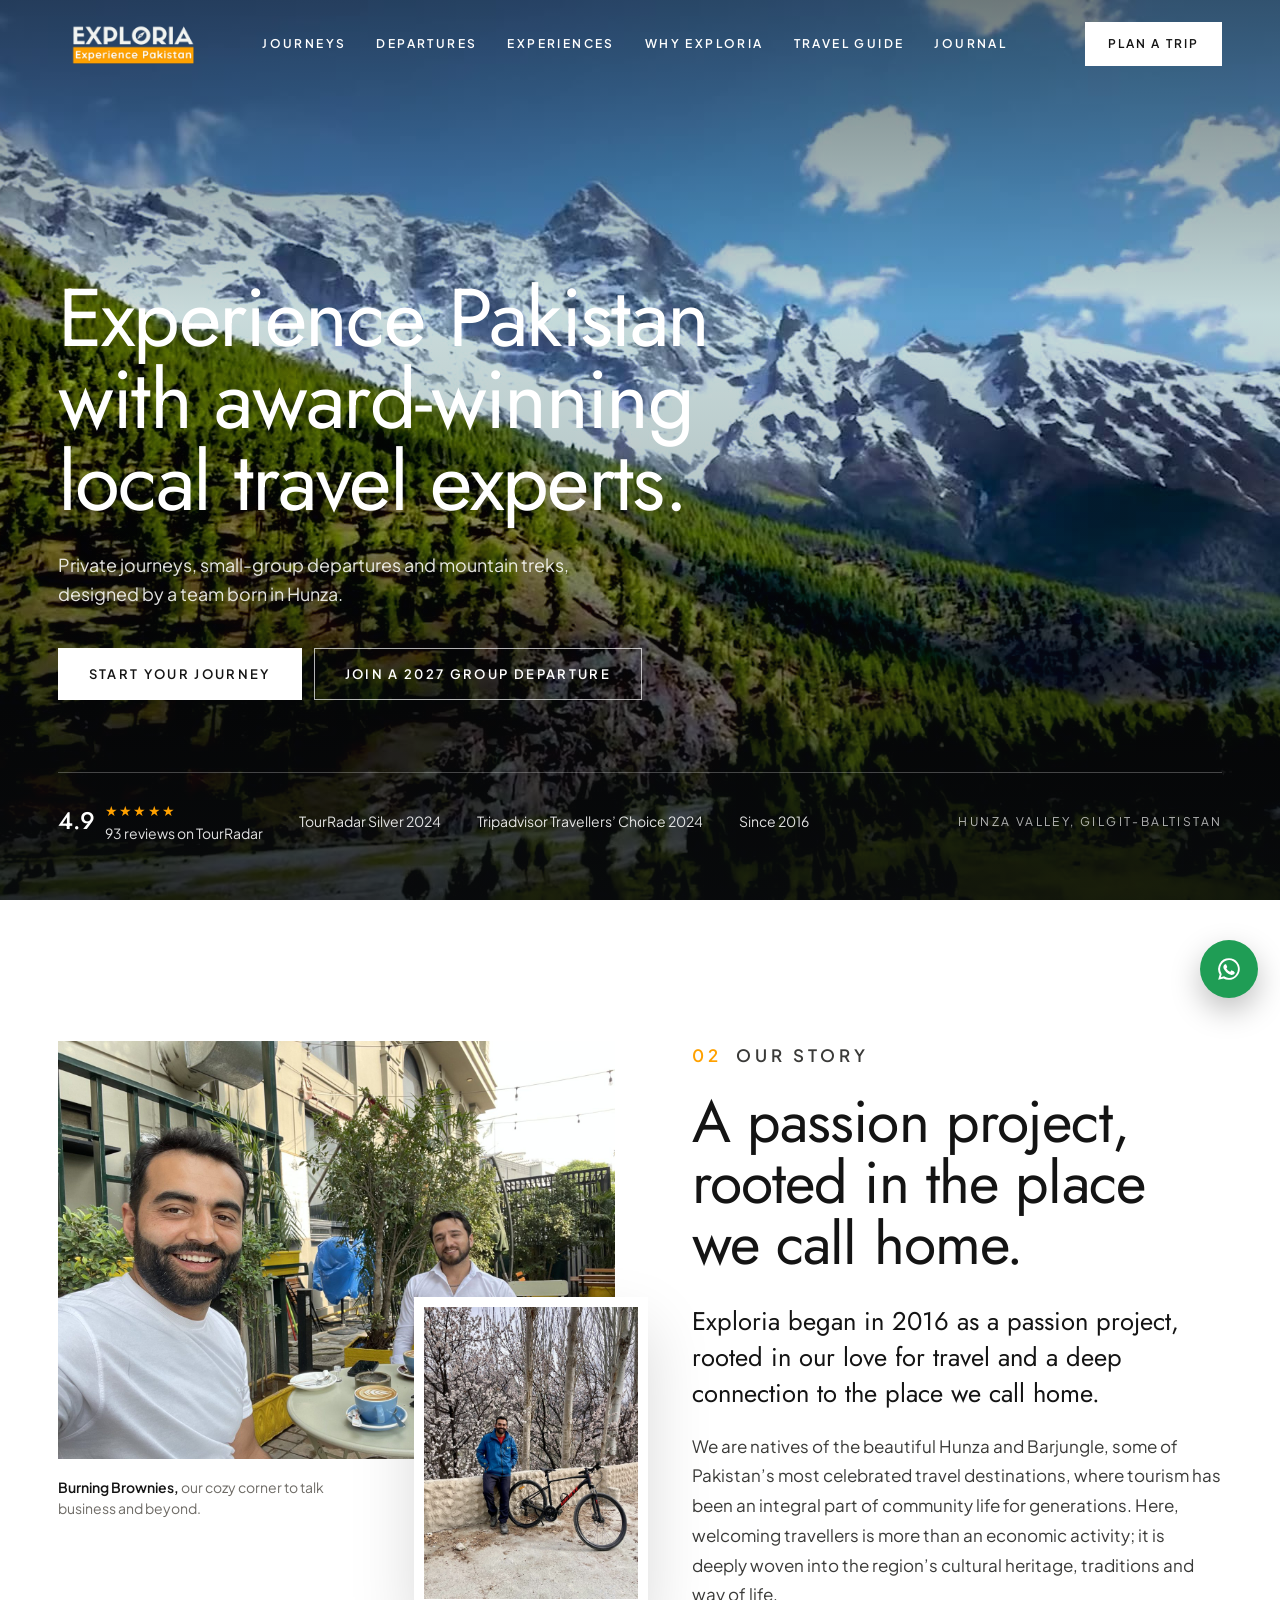
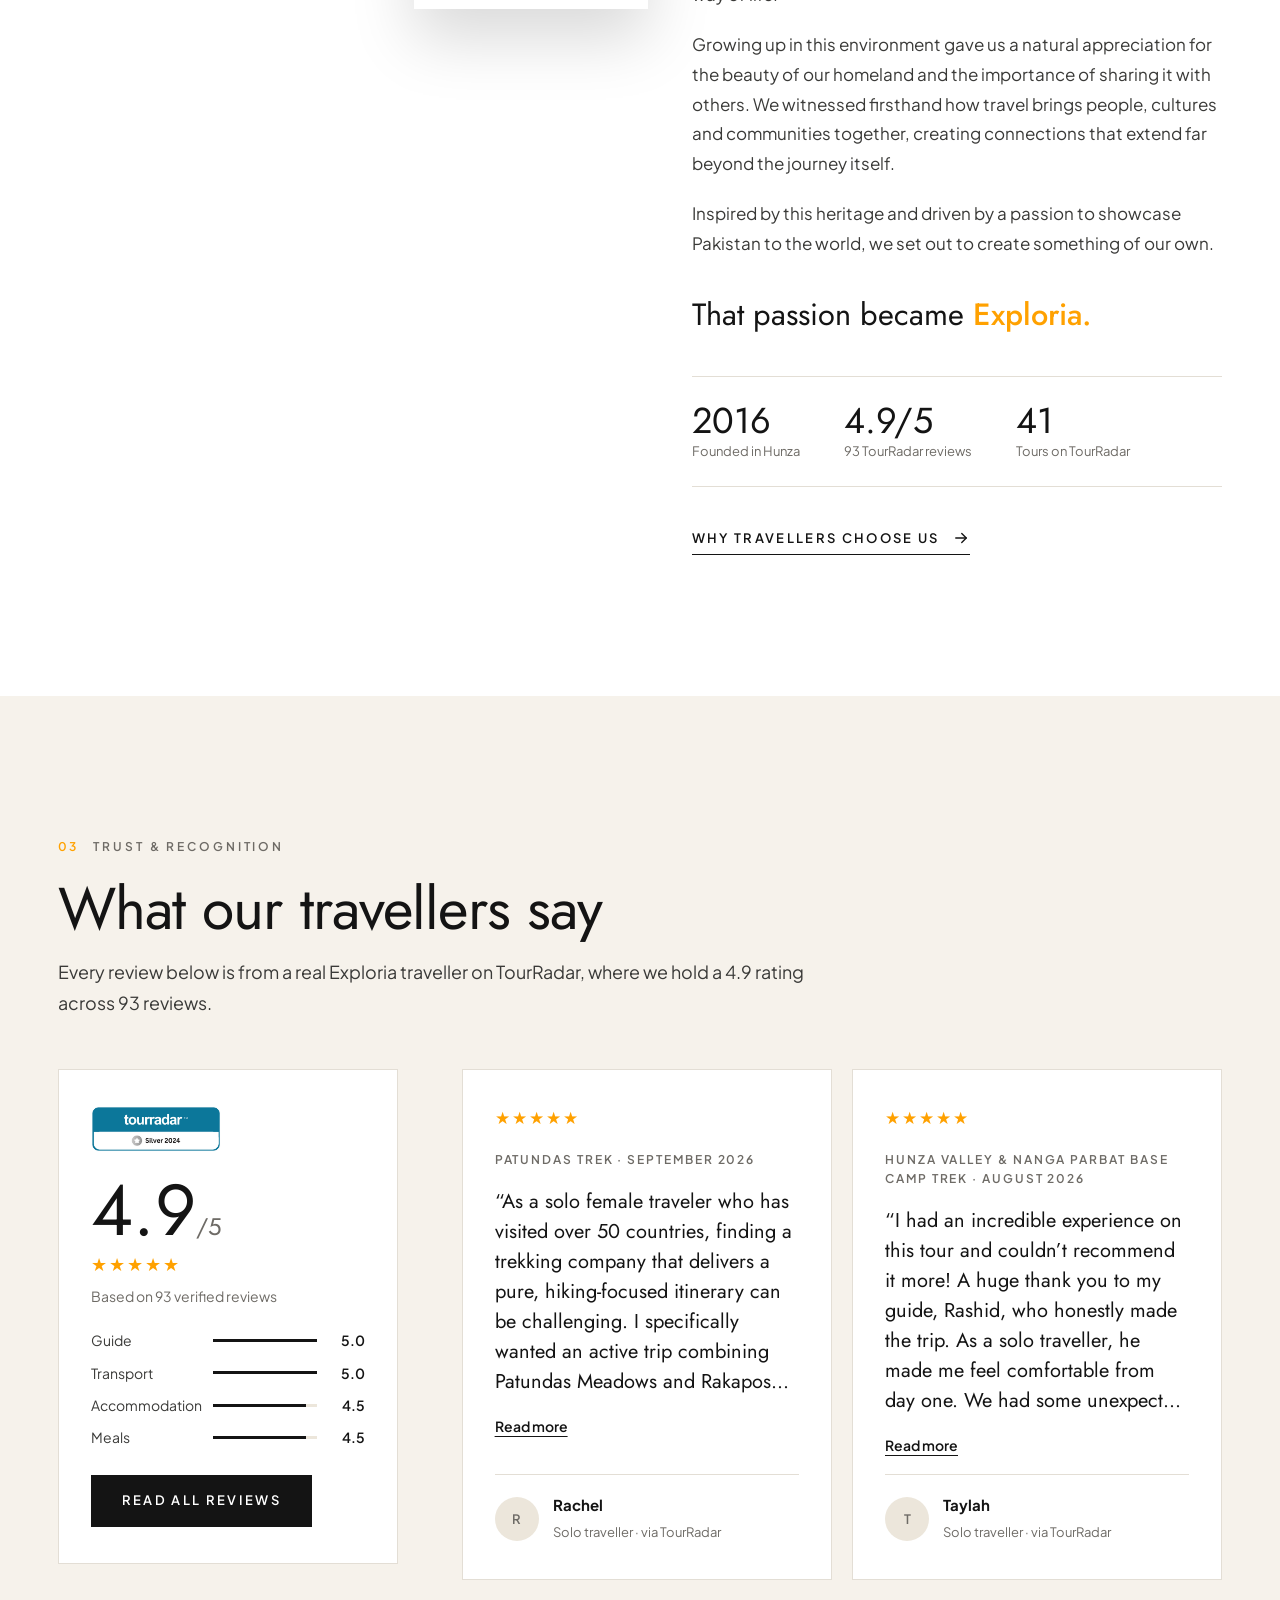
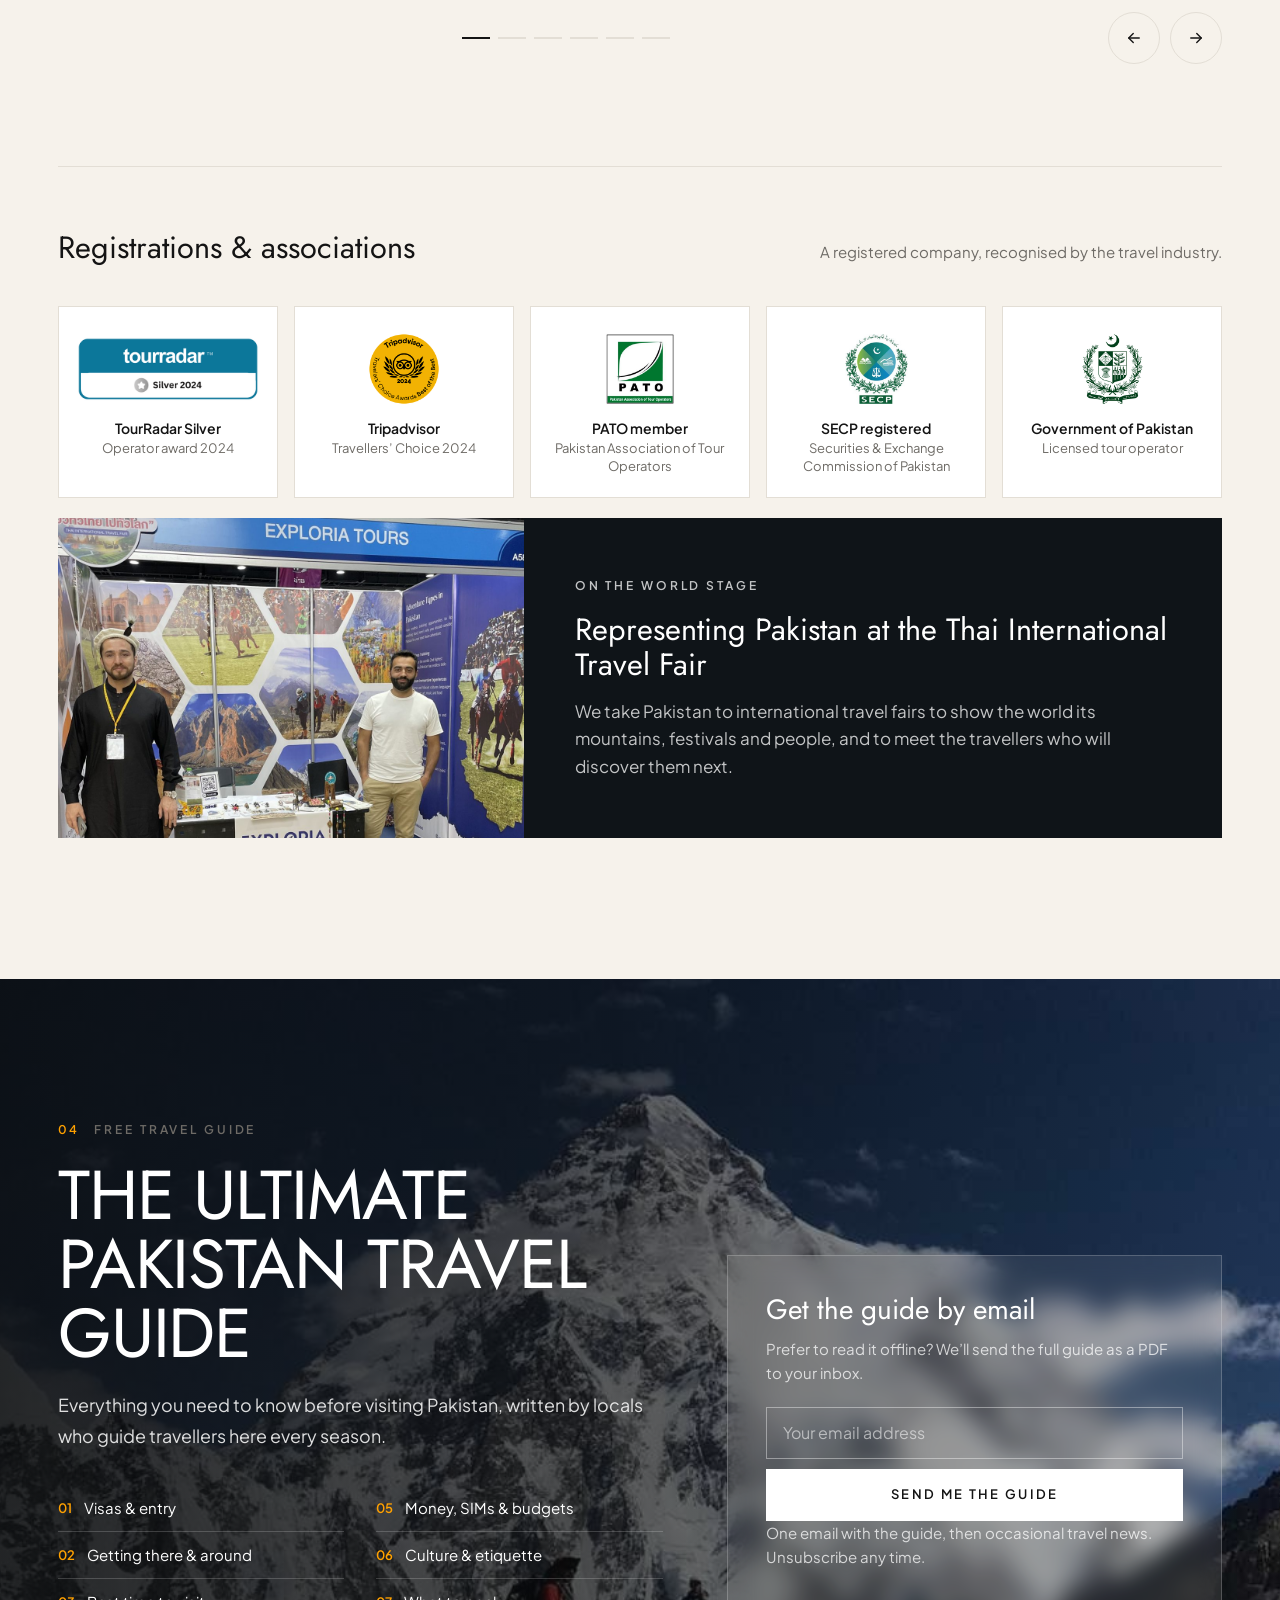
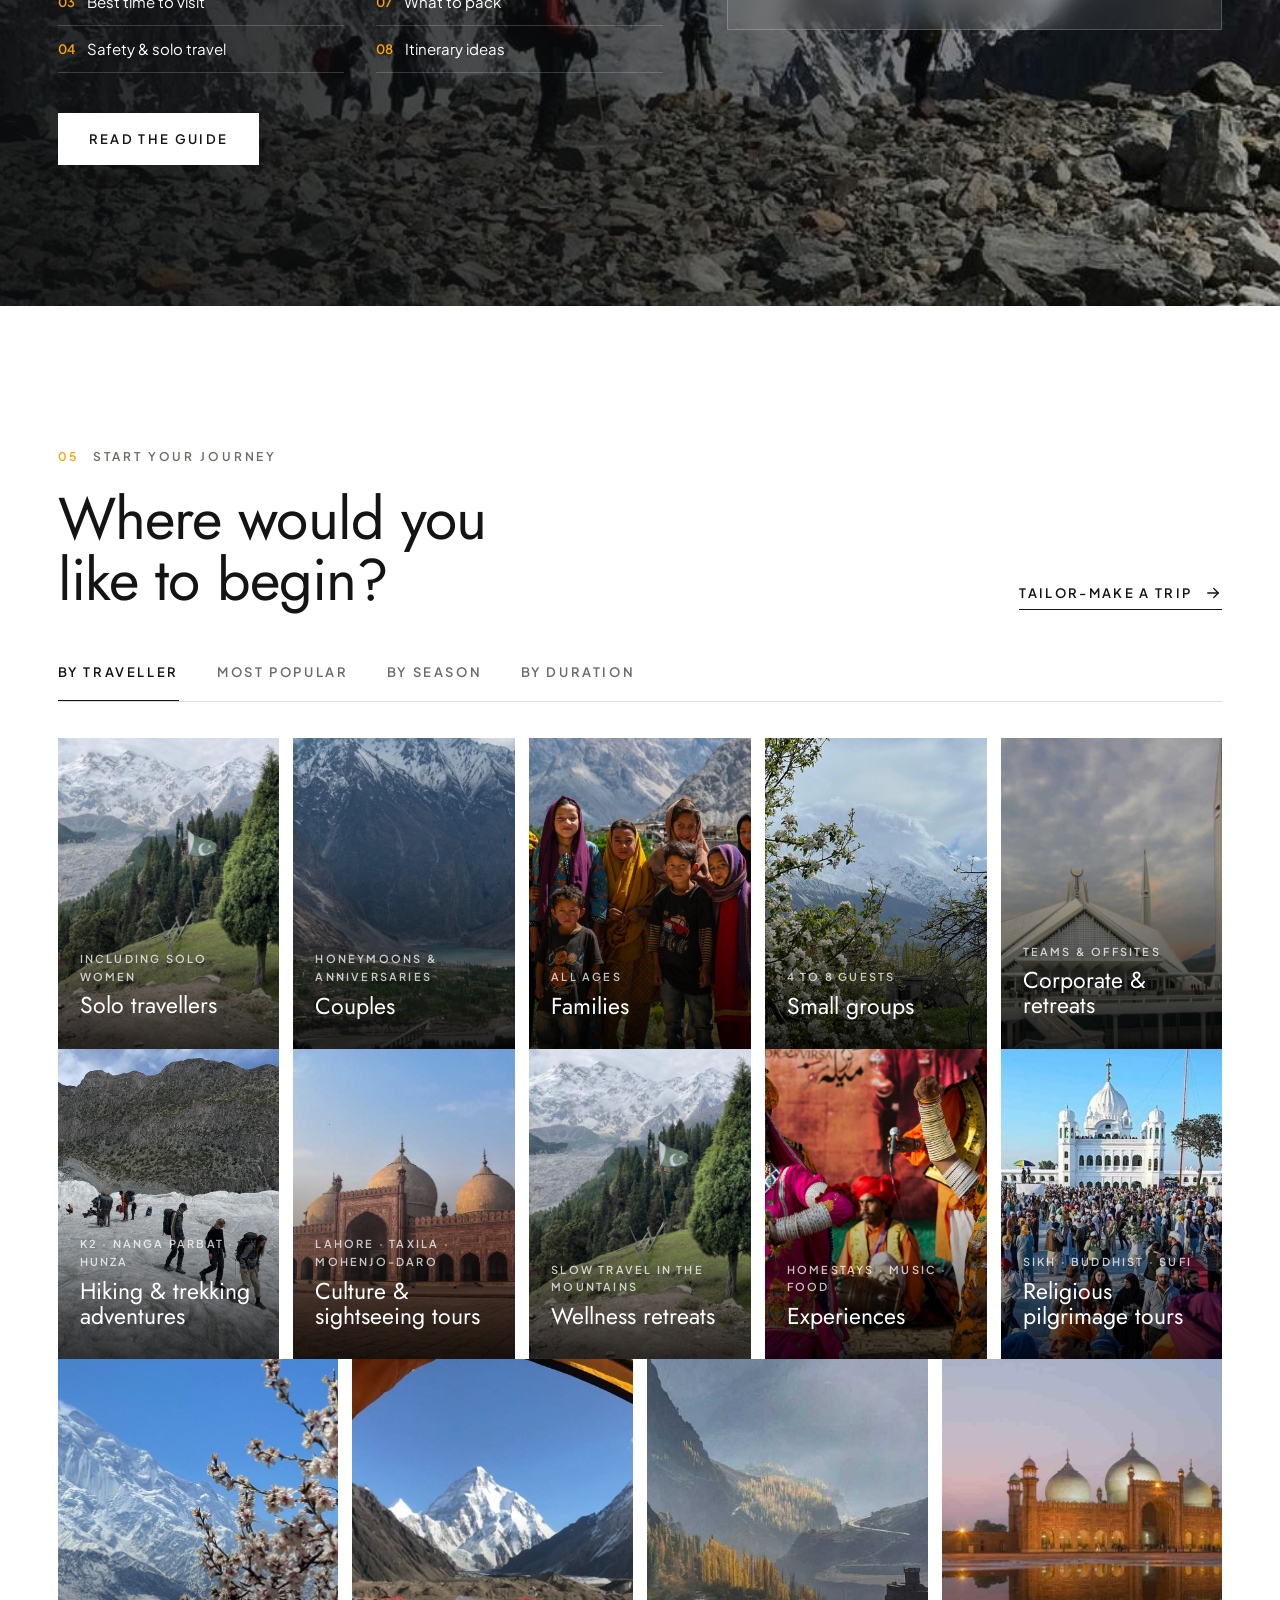
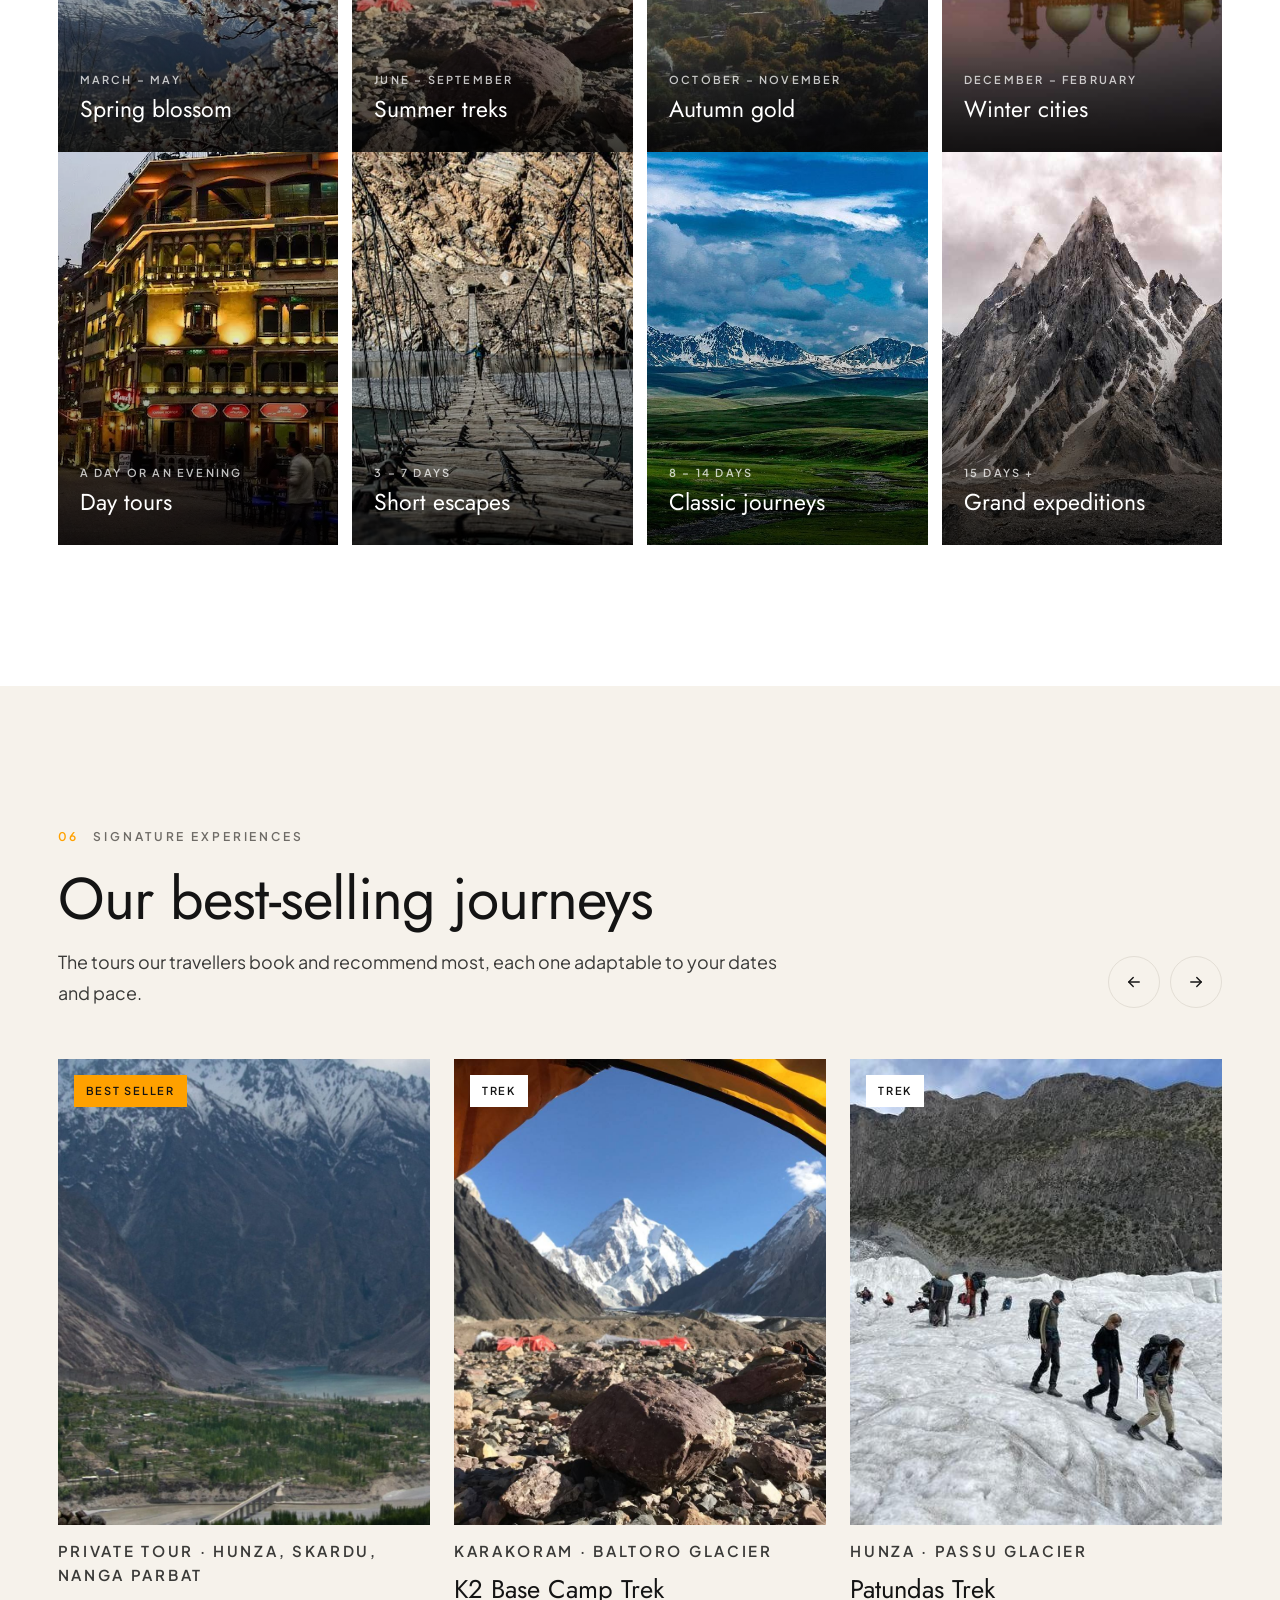
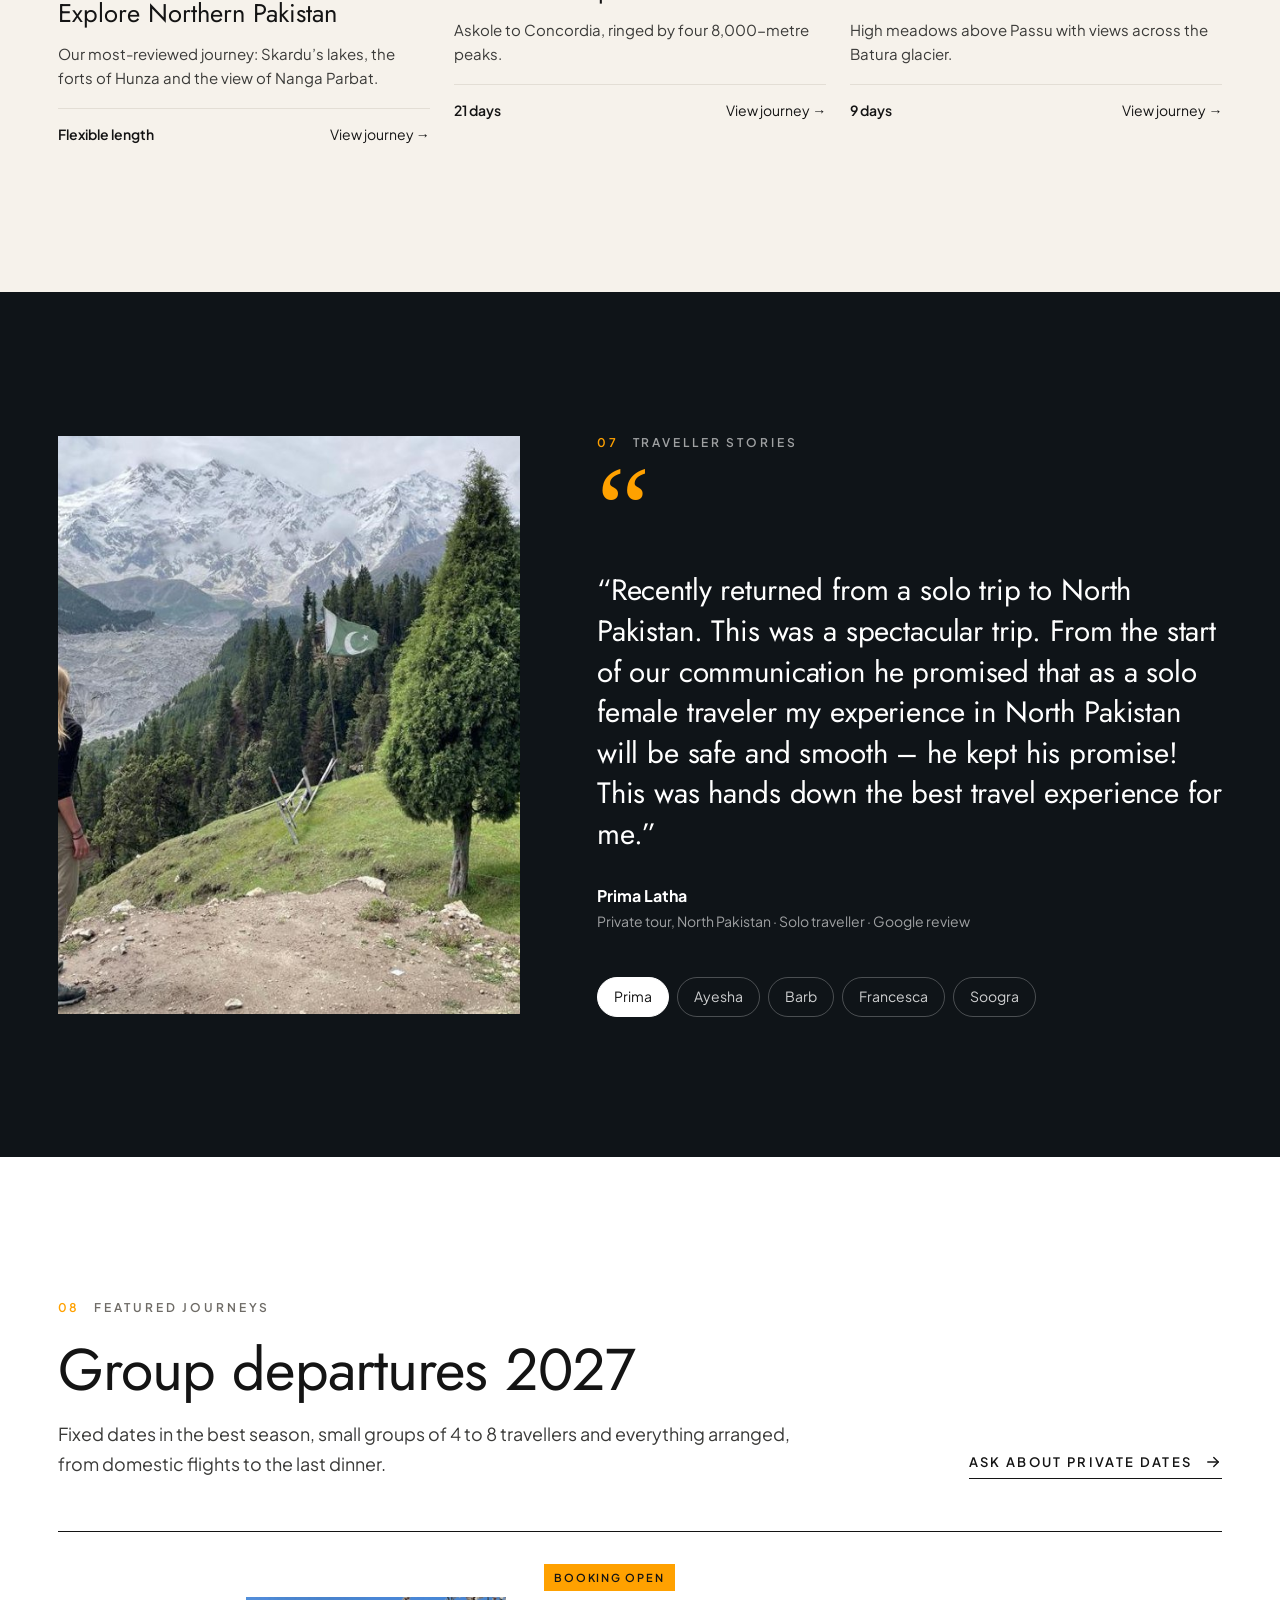
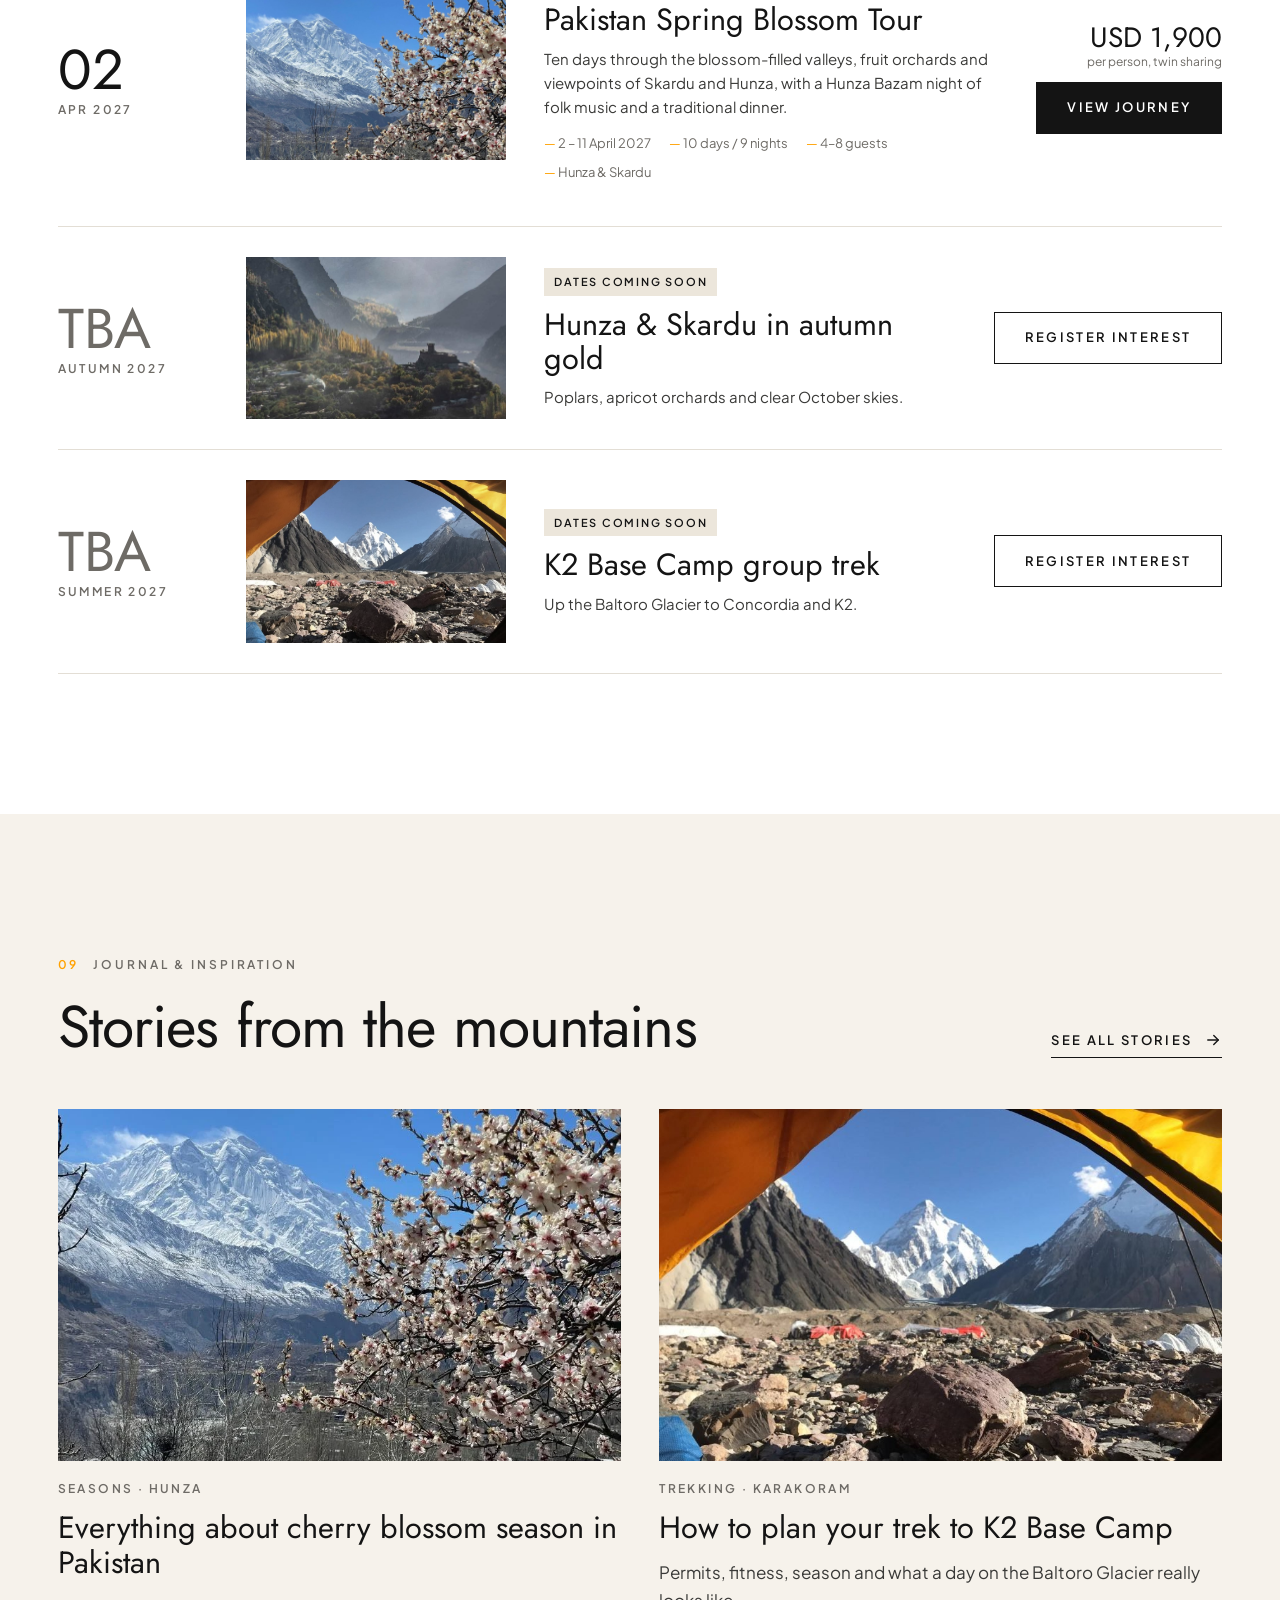
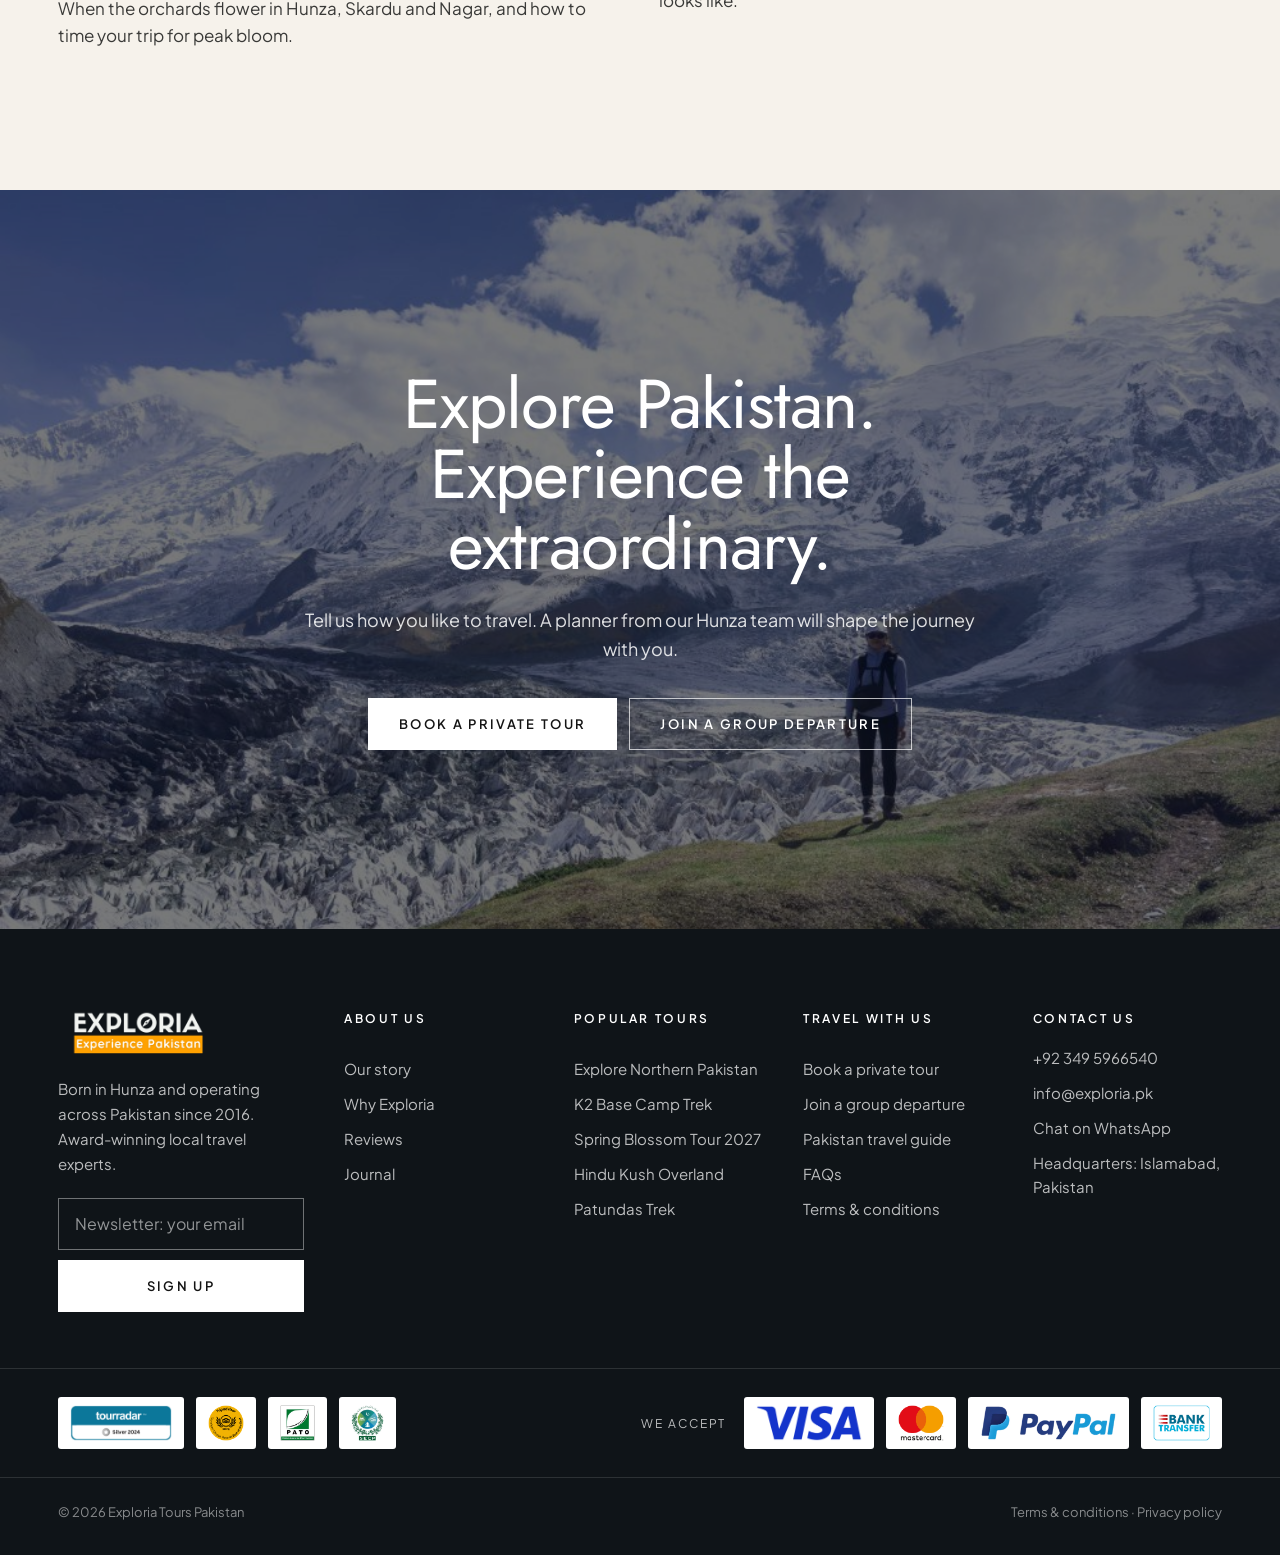
<file: index.html>
<!doctype html>
<html lang="en">
<head>
<meta charset="utf-8">
<meta name="viewport" content="width=device-width, initial-scale=1">
<title>Exploria.pk — Experience Pakistan with Award-Winning Local Travel Experts</title>
<meta name="description" content="Small-group departures, private tours and treks across Pakistan with Exploria, a locally founded travel company from Hunza. Rated 4.9/5 from 93 TourRadar reviews.">
<link rel="preload" href="/media/fonts/jost.woff2" as="font" type="font/woff2" crossorigin>
<link rel="preload" href="/media/fonts/plus-jakarta-sans.woff2" as="font" type="font/woff2" crossorigin>
<link rel="icon" href="/media/img/exploria-logo.png">
<link rel="stylesheet" href="/css/home.css">
</head>
<body>

<div class="progress" id="progress" aria-hidden="true"></div>

<!-- ============ HEADER ============ -->
<header class="site-head" id="top">
  <div class="bar">
    <a class="logo" href="/" aria-label="Exploria.pk home">
      <img class="light-logo" src="/media/img/exploria-logo-reversed.png" alt="Exploria.pk — Experience Pakistan" width="150" height="43">
      <img class="dark-logo" src="/media/img/exploria-logo.png" alt="" width="150" height="43">
    </a>
    <nav class="nav" aria-label="Main">
      <a href="#journey">Journeys</a>
      <a href="#journeys">Departures</a>
      <a href="#experiences">Experiences</a>
      <a href="#story">Why Exploria</a>
      <a href="#guide">Travel guide</a>
      <a href="#journal">Journal</a>
    </nav>
    <div class="head-cta">
      <a class="phone" href="tel:+923495966540">+92 349 5966540</a>
      <a class="btn" href="https://www.exploria.pk/customize-your-tour/">Plan a trip</a>
      <button type="button" class="menu-btn" id="menuBtn" aria-expanded="false" aria-controls="menu" aria-label="Open menu">
        <svg width="22" height="22" viewBox="0 0 24 24" fill="none" stroke="currentColor" stroke-width="1.8" stroke-linecap="round" aria-hidden="true"><path d="M4 8h16M4 16h16"/></svg>
      </button>
    </div>
  </div>
</header>

<div class="menu" id="menu" hidden role="dialog" aria-modal="true" aria-label="Menu">
  <div class="menu-top">
    <img src="/media/img/exploria-logo-reversed.png" alt="Exploria.pk" width="140" height="40">
    <button type="button" class="menu-close" id="menuClose" aria-label="Close menu"><svg width="22" height="22" viewBox="0 0 24 24" fill="none" stroke="currentColor" stroke-width="1.8" stroke-linecap="round" aria-hidden="true"><path d="M6 6l12 12M18 6 6 18"/></svg></button>
  </div>
  <nav class="menu-links" aria-label="Menu">
    <a href="#journey">Start your journey</a>
    <a href="#journeys">Group departures 2027</a>
    <a href="#experiences">Signature experiences</a>
    <a href="#story">Why Exploria</a>
    <a href="#guide">Pakistan travel guide</a>
    <a href="#journal">Journal</a>
  </nav>
  <div class="menu-foot">
    <a class="btn btn-light" href="https://wa.me/923495966540">WhatsApp a trip planner</a>
    <a href="tel:+923495966540">+92 349 5966540</a>
    <a href="mailto:info@exploria.pk">info@exploria.pk</a>
  </div>
</div>

<main>
<!-- ============ 01 HERO / BRAND STATEMENT ============ -->
<section class="hero" aria-label="Exploria">
  <img class="poster" src="/media/video/hero-hunza-poster.jpg" alt="">
  <video class="bg-video" autoplay muted loop playsinline preload="auto" poster="/media/video/hero-hunza-poster.jpg" aria-hidden="true"><source src="/media/video/hero-hunza.mp4" type="video/mp4"></video>
  <div class="veil" aria-hidden="true"></div>
  <div class="hero-in">
    <h1>Experience Pakistan with award-winning local travel experts.</h1>
    <p class="hero-sub">Private journeys, small-group departures and mountain treks, designed by a team born in Hunza.</p>
    <div class="hero-cta">
      <a class="btn btn-light" href="#journey">Start your journey</a>
      <a class="btn btn-ghost-light" href="#journeys">Join a 2027 group departure</a>
    </div>
    <div class="hero-foot">
      <ul class="proof">
        <li><b>4.9</b><span><span class="stars" aria-hidden="true">★★★★★</span><br>93 reviews on TourRadar</span></li>
        <li>TourRadar Silver 2024</li>
        <li>Tripadvisor Travellers’ Choice 2024</li>
        <li>Since 2016</li>
      </ul>
      <p class="hero-cap">Hunza Valley, Gilgit-Baltistan</p>
    </div>
  </div>
</section>

<!-- ============ 02 OUR STORY ============ -->
<section class="sec" id="story">
  <div class="wrap story">
    <div class="story-media">
      <div class="story-main ph"><img class="cover zoom" src="/media/img/story/founders-burning-brownies.jpg" alt="Exploria's founders at Burning Brownies" loading="lazy"></div>
      <div class="story-side ph"><img class="cover zoom" src="/media/img/story/founder-blossom-hunza.jpg" alt="An Exploria founder in Hunza during blossom season" loading="lazy"></div>
      <p class="story-cap"><b>Burning Brownies,</b> our cozy corner to talk business and beyond.</p>
    </div>
    <div class="story-text">
      <p class="kicker"><b>02</b> Our story</p>
      <h2 class="title" style="margin-bottom:30px">A passion project, rooted in the place we call home.</h2>
      <p class="big">Exploria began in 2016 as a passion project, rooted in our love for travel and a deep connection to the place we call home.</p>
      <p>We are natives of the beautiful Hunza and Barjungle, some of Pakistan’s most celebrated travel destinations, where tourism has been an integral part of community life for generations. Here, welcoming travellers is more than an economic activity; it is deeply woven into the region’s cultural heritage, traditions and way of life.</p>
      <p>Growing up in this environment gave us a natural appreciation for the beauty of our homeland and the importance of sharing it with others. We witnessed firsthand how travel brings people, cultures and communities together, creating connections that extend far beyond the journey itself.</p>
      <p>Inspired by this heritage and driven by a passion to showcase Pakistan to the world, we set out to create something of our own.</p>
      <p class="sign">That passion became <b>Exploria.</b></p>
      <ul class="story-facts">
        <li><b>2016</b><span>Founded in Hunza</span></li>
        <li><b>4.9/5</b><span>93 TourRadar reviews</span></li>
        <li><b>41</b><span>Tours on TourRadar</span></li>
      </ul>
      <a class="more" href="#trust">Why travellers choose us <svg width="18" height="18" viewBox="0 0 24 24" fill="none" stroke="currentColor" stroke-width="1.8" stroke-linecap="round" stroke-linejoin="round" aria-hidden="true"><path d="M5 12h14"/><path d="M13 6l6 6-6 6"/></svg></a>
    </div>
  </div>
</section>

<!-- ============ 03 TRUST & RECOGNITION ============ -->
<section class="sec ivory" id="trust">
  <div class="wrap">
    <div class="sec-head">
      <div>
        <p class="kicker"><b>03</b> Trust &amp; recognition</p>
        <h2 class="title">What our travellers say</h2>
        <p class="lead">Every review below is from a real Exploria traveller on TourRadar, where we hold a 4.9 rating across 93 reviews.</p>
      </div>
    </div>
    <div class="trust">
      <aside class="score" aria-label="TourRadar rating">
        <div class="score-top"><img src="/media/img/logos/tourradar-silver-2024.png" alt="TourRadar Silver 2024" loading="lazy"></div>
        <p class="score-big">4.9<small>/5</small></p>
        <span class="stars" aria-hidden="true">★★★★★</span>
        <p class="score-note">Based on 93 verified reviews</p>
        <dl>
          <div><dt>Guide</dt><dd class="meter"><i style="width:100%"></i></dd><dd>5.0</dd></div>
          <div><dt>Transport</dt><dd class="meter"><i style="width:100%"></i></dd><dd>5.0</dd></div>
          <div><dt>Accommodation</dt><dd class="meter"><i style="width:90%"></i></dd><dd>4.5</dd></div>
          <div><dt>Meals</dt><dd class="meter"><i style="width:90%"></i></dd><dd>4.5</dd></div>
        </dl>
        <a class="btn" href="https://www.tourradar.com/o/exploria" target="_blank" rel="noopener">Read all reviews</a>
      </aside>
      <div class="rv-wrap">
        <div class="rv-track" id="rvTrack" tabindex="0" aria-label="Traveller reviews">
          <article class="rv"><span class="rv-stars" aria-label="Rated 4.8 out of 5">★★★★★</span><p class="rv-trip">Patundas Trek · September 2026</p>
            <blockquote>“As a solo female traveler who has visited over 50 countries, finding a trekking company that delivers a pure, hiking-focused itinerary can be challenging. I specifically wanted an active trip combining Patundas Meadows and Rakaposhi Base Camp, and Exploria absolutely exceeded every expectation from day one. Communication before booking with Amjad and Arif was phenomenal. Once on the ground in Pakistan, the level of personalized care was unmatched. If you want a raw, authentic and meticulously tailored mountain expedition in Pakistan, they are the absolute gold standard.”</blockquote>
            <button type="button" class="rv-more">Read more</button>
            <div class="rv-who"><span class="rv-av">R</span><div><b>Rachel</b><span>Solo traveller · via TourRadar</span></div></div></article>
          <article class="rv"><span class="rv-stars" aria-label="Rated 5 out of 5">★★★★★</span><p class="rv-trip">Hunza Valley &amp; Nanga Parbat Base Camp Trek · August 2026</p>
            <blockquote>“I had an incredible experience on this tour and couldn’t recommend it more! A huge thank you to my guide, Rashid, who honestly made the trip. As a solo traveller, he made me feel comfortable from day one. We had some unexpected weather that was completely out of everyone’s control, but the company did an amazing job adapting the itinerary. Pakistan is an absolutely incredible country, and thanks to Rashid and the Exploria team, it ended up being one of my favourite trips I’ve ever done.”</blockquote>
            <button type="button" class="rv-more">Read more</button>
            <div class="rv-who"><span class="rv-av">T</span><div><b>Taylah</b><span>Solo traveller · via TourRadar</span></div></div></article>
          <article class="rv"><span class="rv-stars" aria-label="Rated 5 out of 5">★★★★★</span><p class="rv-trip">Explore Northern Pakistan · August 2026</p>
            <blockquote>“We booked a 14 days trip to northern Pakistan with Exploria. Choosing Exploria for the tour was the best decision we made. Their team of professional locals did an excellent job in ensuring the smooth execution of the tour. Despite the challenges regarding access to some of the destinations they went above and beyond so we experienced it without any hassle.”</blockquote>
            <button type="button" class="rv-more">Read more</button>
            <div class="rv-who"><span class="rv-av">M</span><div><b>Mudassir</b><span>via TourRadar</span></div></div></article>
          <article class="rv"><span class="rv-stars" aria-label="Rated 5 out of 5">★★★★★</span><p class="rv-trip">Chitral, Kalash, Swat &amp; Peshawar · May 2026</p>
            <blockquote>“I joined a 10-day tour starting in Islamabad, covering Chitral, Kalash, Swat, and Peshawar. It was an incredible experience, made even better by our fantastic guide, Salim. He was extremely knowledgeable and offered deep insight into the places and communities we visited. I also really appreciated how flexible the itinerary was, allowing us to choose activities based on how we felt each day.”</blockquote>
            <button type="button" class="rv-more">Read more</button>
            <div class="rv-who"><span class="rv-av">M</span><div><b>Maria</b><span>via TourRadar</span></div></div></article>
          <article class="rv"><span class="rv-stars" aria-label="Rated 5 out of 5">★★★★★</span><p class="rv-trip">Explore Northern Pakistan · May 2026</p>
            <blockquote>“I already felt welcomed by the owners months before the trip even began, and the trip itself was truly one in a million. We got to enjoy an authentic Pakistani experience: not only its breathtaking landscapes, but also its warm and welcoming people. Our team went above and beyond, helping with everything possible (and even impossible!) with the best sense of humor and endless patience.”</blockquote>
            <button type="button" class="rv-more">Read more</button>
            <div class="rv-who"><span class="rv-av">P</span><div><b>Paola</b><span>Group of friends · via TourRadar</span></div></div></article>
          <article class="rv"><span class="rv-stars" aria-label="Rated 4 out of 5">★★★★☆</span><p class="rv-trip">Islamabad, Skardu, Hunza &amp; Lahore · August 2026</p>
            <blockquote>“It was one of the most beautiful trips we have ever taken. This was certainly thanks to Exploria. A very professional travel organization. Knowledgeable tour guide and good hotels. During our trip, some adjustments had to be made due to circumstances. They handled this very well. I would definitely recommend Exploria!”</blockquote>
            <button type="button" class="rv-more">Read more</button>
            <div class="rv-who"><span class="rv-av">M</span><div><b>Mark</b><span>via TourRadar</span></div></div></article>
        </div>
        <div class="rv-nav">
          <div class="dots" id="rvDots" aria-label="Choose review"></div>
          <div class="arrows">
            <button type="button" class="arw" data-rv="-1" aria-label="Previous review"><svg width="18" height="18" viewBox="0 0 24 24" fill="none" stroke="currentColor" stroke-width="1.8" stroke-linecap="round" stroke-linejoin="round" aria-hidden="true"><path d="M19 12H5"/><path d="M11 6l-6 6 6 6"/></svg></button>
            <button type="button" class="arw" data-rv="1" aria-label="Next review"><svg width="18" height="18" viewBox="0 0 24 24" fill="none" stroke="currentColor" stroke-width="1.8" stroke-linecap="round" stroke-linejoin="round" aria-hidden="true"><path d="M5 12h14"/><path d="M13 6l6 6-6 6"/></svg></button>
          </div>
        </div>
      </div>
    </div>

    <div class="assoc">
      <div class="assoc-head">
        <h3>Registrations &amp; associations</h3>
        <p>A registered company, recognised by the travel industry.</p>
      </div>
      <ul class="logos">
        <li><img src="/media/img/logos/tourradar-silver-2024.png" alt="" loading="lazy"><b>TourRadar Silver<span>Operator award 2024</span></b></li>
        <li><img src="/media/img/logos/tripadvisor-travellers-choice-2024.png" alt="" loading="lazy"><b>Tripadvisor<span>Travellers’ Choice 2024</span></b></li>
        <li><img src="/media/img/logos/pato.png" alt="" loading="lazy"><b>PATO member<span>Pakistan Association of Tour Operators</span></b></li>
        <li><img src="/media/img/logos/secp.png" alt="" loading="lazy"><b>SECP registered<span>Securities &amp; Exchange Commission of Pakistan</span></b></li>
        <li><img src="/media/img/logos/govt-of-pakistan.png" alt="" loading="lazy"><b>Government of Pakistan<span>Licensed tour operator</span></b></li>
      </ul>
      <div class="fair">
        <div class="fair-img"><img class="cover" src="/media/img/story/thai-travel-fair.jpg" alt="The Exploria Tours stand at the Thai International Travel Fair" loading="lazy"></div>
        <div class="fair-in">
          <p class="kicker" style="margin:0">On the world stage</p>
          <h3>Representing Pakistan at the Thai International Travel Fair</h3>
          <p>We take Pakistan to international travel fairs to show the world its mountains, festivals and people, and to meet the travellers who will discover them next.</p>
        </div>
      </div>
    </div>
  </div>
</section>

<!-- ============ 04 ULTIMATE TRAVEL GUIDE ============ -->
<section class="guide" id="guide">
  <img src="/media/img/k2-trek.jpg" alt="" loading="lazy">
  <div class="veil" aria-hidden="true"></div>
  <div class="wrap guide-in">
    <div>
      <p class="kicker"><b>04</b> Free travel guide</p>
      <h2>The Ultimate Pakistan Travel Guide</h2>
      <p class="lead">Everything you need to know before visiting Pakistan, written by locals who guide travellers here every season.</p>
      <ol class="chapters">
        <li>Visas &amp; entry</li>
        <li>Getting there &amp; around</li>
        <li>Best time to visit</li>
        <li>Safety &amp; solo travel</li>
        <li>Money, SIMs &amp; budgets</li>
        <li>Culture &amp; etiquette</li>
        <li>What to pack</li>
        <li>Itinerary ideas</li>
      </ol>
      <a class="btn btn-light" href="https://www.exploria.pk/blog/">Read the guide</a>
    </div>
    <form class="guide-card js-notify" novalidate>
      <h3>Get the guide by email</h3>
      <p>Prefer to read it offline? We’ll send the full guide as a PDF to your inbox.</p>
      <div class="field">
        <label class="sr" for="gEmail">Email address</label>
        <input id="gEmail" type="email" placeholder="Your email address" required>
        <button class="btn btn-light" type="submit">Send me the guide</button>
      </div>
      <p class="fine">One email with the guide, then occasional travel news. Unsubscribe any time.</p>
    </form>
  </div>
</section>

<!-- ============ 05 START YOUR JOURNEY ============ -->
<section class="sec" id="journey">
  <div class="wrap">
    <div class="sec-head">
      <div>
        <p class="kicker"><b>05</b> Start your journey</p>
        <h2 class="title">Where would you like to begin?</h2>
      </div>
      <a class="more" href="https://www.exploria.pk/customize-your-tour/">Tailor-make a trip <svg width="18" height="18" viewBox="0 0 24 24" fill="none" stroke="currentColor" stroke-width="1.8" stroke-linecap="round" stroke-linejoin="round" aria-hidden="true"><path d="M5 12h14"/><path d="M13 6l6 6-6 6"/></svg></a>
    </div>
    <div class="tabs" role="tablist" aria-label="Browse trips">
      <button role="tab" id="t-trav" aria-controls="p-trav" aria-selected="true">By traveller</button>
      <button role="tab" id="t-pop" aria-controls="p-pop" aria-selected="false">Most popular</button>
      <button role="tab" id="t-season" aria-controls="p-season" aria-selected="false">By season</button>
      <button role="tab" id="t-dur" aria-controls="p-dur" aria-selected="false">By duration</button>
    </div>

    <div class="tiles" role="tabpanel" id="p-trav" aria-labelledby="t-trav">
      <a class="tile ph" href="https://www.exploria.pk/customize-your-tour/"><img class="cover zoom" src="/media/img/fairy-meadows.jpg" alt="" loading="lazy"><span class="shade"></span><span class="tile-in"><small>Including solo women</small><b>Solo travellers</b><span>A private guide, round-the-clock support and a team that checks in.</span></span></a>
      <a class="tile ph" href="https://www.exploria.pk/customize-your-tour/"><img class="cover zoom" src="/media/img/attabad.jpg" alt="" loading="lazy"><span class="shade"></span><span class="tile-in"><small>Honeymoons &amp; anniversaries</small><b>Couples</b><span>Lakeside stays and slow days in Hunza and Skardu.</span></span></a>
      <a class="tile ph" href="https://www.exploria.pk/customize-your-tour/"><img class="cover zoom" src="/media/img/story/hunza-children.jpg" alt="" loading="lazy"><span class="shade"></span><span class="tile-in"><small>All ages</small><b>Families</b><span>Shorter drives, flexible days and family-friendly stays.</span></span></a>
      <a class="tile ph" href="#journeys"><img class="cover zoom" src="/media/img/blossom-village.jpg" alt="" loading="lazy"><span class="shade"></span><span class="tile-in"><small>4 to 8 guests</small><b>Small groups</b><span>Join a fixed-date departure with like-minded travellers.</span></span></a>
      <a class="tile ph" href="https://www.exploria.pk/where-do-you-want-to-go/"><img class="cover zoom" src="/media/img/faisal-mosque.jpg" alt="" loading="lazy"><span class="shade"></span><span class="tile-in"><small>Teams &amp; offsites</small><b>Corporate &amp; retreats</b><span>Team trips and retreats planned end to end.</span></span></a>
    </div>
    <div class="tiles" role="tabpanel" id="p-pop" aria-labelledby="t-pop" hidden>
      <a class="tile ph" href="https://www.exploria.pk/treks-in-pakistan/"><img class="cover zoom" src="/media/img/tours/patundas.jpg" alt="" loading="lazy"><span class="shade"></span><span class="tile-in"><small>K2 · Nanga Parbat · Hunza</small><b>Hiking &amp; trekking adventures</b><span>Base camps, glaciers and high meadows in the Karakoram.</span></span></a>
      <a class="tile ph" href="https://www.exploria.pk/tours/"><img class="cover zoom" src="/media/img/badshahi-day.jpg" alt="" loading="lazy"><span class="shade"></span><span class="tile-in"><small>Lahore · Taxila · Mohenjo-daro</small><b>Culture &amp; sightseeing tours</b><span>Mughal cities, ancient ruins and living traditions.</span></span></a>
      <a class="tile ph" href="https://www.exploria.pk/customize-your-tour/"><img class="cover zoom" src="/media/img/fairy-meadows.jpg" alt="" loading="lazy"><span class="shade"></span><span class="tile-in"><small>Slow travel in the mountains</small><b>Wellness retreats</b><span>Quiet valleys, mountain walks and time to switch off.</span></span></a>
      <a class="tile ph" href="#experiences"><img class="cover zoom" src="/media/img/folk-dance.jpg" alt="" loading="lazy"><span class="shade"></span><span class="tile-in"><small>Homestays · music · food</small><b>Experiences</b><span>Folk music nights, Hunzai dinners and village life.</span></span></a>
      <a class="tile ph" href="https://www.exploria.pk/tour/sikh-pilgrimage-kartarpur-sahib-tour-pakistan/"><img class="cover zoom" src="/media/img/tours/sikh.jpg" alt="" loading="lazy"><span class="shade"></span><span class="tile-in"><small>Sikh · Buddhist · Sufi</small><b>Religious pilgrimage tours</b><span>Kartarpur, Nankana Sahib, Taxila and the Sufi shrines.</span></span></a>
    </div>
    <div class="tiles n4" role="tabpanel" id="p-season" aria-labelledby="t-season" hidden>
      <a class="tile ph" href="/tours/spring-blossom-tour-2027"><img class="cover zoom" src="/media/img/blossom-rakaposhi.jpg" alt="" loading="lazy"><span class="shade"></span><span class="tile-in"><small>March – May</small><b>Spring blossom</b><span>Apricot and cherry orchards in flower across Hunza and Skardu.</span></span></a>
      <a class="tile ph" href="https://www.exploria.pk/treks-in-pakistan/"><img class="cover zoom" src="/media/img/k2-concordia.jpg" alt="" loading="lazy"><span class="shade"></span><span class="tile-in"><small>June – September</small><b>Summer treks</b><span>Base camps open, meadows bloom and festivals fill the valleys.</span></span></a>
      <a class="tile ph" href="https://www.exploria.pk/tour/hunza-autumn-tour/"><img class="cover zoom" src="/media/img/tours/hunza-autumn.jpg" alt="" loading="lazy"><span class="shade"></span><span class="tile-in"><small>October – November</small><b>Autumn gold</b><span>Golden poplars, harvest time and crisp clear skies.</span></span></a>
      <a class="tile ph" href="https://www.exploria.pk/tours/"><img class="cover zoom" src="/media/img/badshahi-dusk.jpg" alt="" loading="lazy"><span class="shade"></span><span class="tile-in"><small>December – February</small><b>Winter cities</b><span>Lahore, Sindh and the Indus Valley at their best.</span></span></a>
    </div>
    <div class="tiles n4" role="tabpanel" id="p-dur" aria-labelledby="t-dur" hidden>
      <a class="tile ph" href="https://www.exploria.pk/tour/lahore-full-day-sightseeing-guided-tour/"><img class="cover zoom" src="/media/img/food-street.webp" alt="" loading="lazy"><span class="shade"></span><span class="tile-in"><small>A day or an evening</small><b>Day tours</b><span>Lahore, Islamabad, Taxila and night food tours.</span></span></a>
      <a class="tile ph" href="https://www.exploria.pk/tour/5-days-trip-to-hunza/"><img class="cover zoom" src="/media/img/passu-bridge.jpg" alt="" loading="lazy"><span class="shade"></span><span class="tile-in"><small>3 – 7 days</small><b>Short escapes</b><span>Hunza or Skardu by air, perfect for a first taste.</span></span></a>
      <a class="tile ph" href="/tours/spring-blossom-tour-2027"><img class="cover zoom" src="/media/img/deosai.jpg" alt="" loading="lazy"><span class="shade"></span><span class="tile-in"><small>8 – 14 days</small><b>Classic journeys</b><span>Hunza and Skardu together, or culture plus mountains.</span></span></a>
      <a class="tile ph" href="https://www.exploria.pk/tour/k2-base-camp-trek-pakistan/"><img class="cover zoom" src="/media/img/mitre-peak.jpg" alt="" loading="lazy"><span class="shade"></span><span class="tile-in"><small>15 days +</small><b>Grand expeditions</b><span>K2 Base Camp, Snow Lake and the length of Pakistan.</span></span></a>
    </div>
  </div>
</section>

<!-- ============ 06 SIGNATURE EXPERIENCES ============ -->
<section class="sec ivory" id="experiences">
  <div class="wrap">
    <div class="sec-head">
      <div>
        <p class="kicker"><b>06</b> Signature experiences</p>
        <h2 class="title">Our best-selling journeys</h2>
        <p class="lead">The tours our travellers book and recommend most, each one adaptable to your dates and pace.</p>
      </div>
      <div class="arrows">
        <button type="button" class="arw" data-sx="-1" aria-label="Previous journeys"><svg width="18" height="18" viewBox="0 0 24 24" fill="none" stroke="currentColor" stroke-width="1.8" stroke-linecap="round" stroke-linejoin="round" aria-hidden="true"><path d="M19 12H5"/><path d="M11 6l-6 6 6 6"/></svg></button>
        <button type="button" class="arw" data-sx="1" aria-label="More journeys"><svg width="18" height="18" viewBox="0 0 24 24" fill="none" stroke="currentColor" stroke-width="1.8" stroke-linecap="round" stroke-linejoin="round" aria-hidden="true"><path d="M5 12h14"/><path d="M13 6l6 6-6 6"/></svg></button>
      </div>
    </div>
    <div class="sx-track" id="sxTrack" tabindex="0" aria-label="Best-selling journeys">
      <a class="sx ph" href="https://www.exploria.pk/tour/hunza-skardu-nanga-parbat-tour/"><div class="sx-img"><img class="cover zoom" src="/media/img/attabad.jpg" alt="" loading="lazy"><span class="sx-badge hot">Best seller</span></div><p class="sx-meta">Private tour · Hunza, Skardu, Nanga Parbat</p><h3>Explore Northern Pakistan</h3><p>Our most-reviewed journey: Skardu’s lakes, the forts of Hunza and the view of Nanga Parbat.</p><div class="sx-foot"><b>Flexible length</b><span>View journey →</span></div></a>
      <a class="sx ph" href="https://www.exploria.pk/tour/k2-base-camp-trek-pakistan/"><div class="sx-img"><img class="cover zoom" src="/media/img/tours/k2-base-camp.jpg" alt="" loading="lazy"><span class="sx-badge">Trek</span></div><p class="sx-meta">Karakoram · Baltoro Glacier</p><h3>K2 Base Camp Trek</h3><p>Askole to Concordia, ringed by four 8,000-metre peaks.</p><div class="sx-foot"><b>21 days</b><span>View journey →</span></div></a>
      <a class="sx ph" href="https://www.exploria.pk/tour/patundas-trek-pakistan/"><div class="sx-img"><img class="cover zoom" src="/media/img/tours/patundas.jpg" alt="" loading="lazy"><span class="sx-badge">Trek</span></div><p class="sx-meta">Hunza · Passu Glacier</p><h3>Patundas Trek</h3><p>High meadows above Passu with views across the Batura glacier.</p><div class="sx-foot"><b>9 days</b><span>View journey →</span></div></a>
      <a class="sx ph" href="https://www.exploria.pk/tour/hindu-kush-tour-northern-pakistan/"><div class="sx-img"><img class="cover zoom" src="/media/img/tours/hindu-kush.jpg" alt="" loading="lazy"><span class="sx-badge">Culture</span></div><p class="sx-meta">Chitral · Kalash · Hunza</p><h3>Hindu Kush Overland</h3><p>Kalash valleys, Chitral and the Shandur Pass by road.</p><div class="sx-foot"><b>15 days</b><span>View journey →</span></div></a>
      <a class="sx ph" href="https://www.exploria.pk/tour/hunza-autumn-tour/"><div class="sx-img"><img class="cover zoom" src="/media/img/tours/hunza-autumn.jpg" alt="" loading="lazy"><span class="sx-badge">Seasonal</span></div><p class="sx-meta">Hunza · October</p><h3>Autumn in Hunza</h3><p>Golden poplars, forts and orchards at harvest time.</p><div class="sx-foot"><b>7 days</b><span>View journey →</span></div></a>
      <a class="sx ph" href="https://www.exploria.pk/tour/indus-valley-civilization-tour/"><div class="sx-img"><img class="cover zoom" src="/media/img/tours/indus.jpg" alt="" loading="lazy"><span class="sx-badge">Culture</span></div><p class="sx-meta">Sindh · Punjab · Gandhara</p><h3>Indus Valley &amp; Gandhara</h3><p>Mohenjo-daro, Taxila, Takht-i-Bahi and Makli.</p><div class="sx-foot"><b>14 days</b><span>View journey →</span></div></a>
    </div>
  </div>
</section>

<!-- ============ 07 TRAVELLER STORIES ============ -->
<section class="sec dark" id="stories">
  <div class="wrap stories">
    <div class="st-img"><img class="cover" id="stImg" src="/media/img/fairy-meadows.jpg" alt="" loading="lazy"></div>
    <div class="st-quote">
      <p class="kicker"><b>07</b> Traveller stories</p>
      <div class="st-mark" aria-hidden="true">“</div>
      <p class="st-text" id="stText" aria-live="polite"></p>
      <p class="st-who" id="stWho"></p>
      <div class="st-pick" id="stPick" aria-label="Choose a story"></div>
    </div>
  </div>
</section>

<!-- ============ 08 FEATURED JOURNEYS ============ -->
<section class="sec" id="journeys">
  <div class="wrap">
    <div class="sec-head">
      <div>
        <p class="kicker"><b>08</b> Featured journeys</p>
        <h2 class="title">Group departures 2027</h2>
        <p class="lead">Fixed dates in the best season, small groups of 4 to 8 travellers and everything arranged, from domestic flights to the last dinner.</p>
      </div>
      <a class="more" href="https://wa.me/923495966540">Ask about private dates <svg width="18" height="18" viewBox="0 0 24 24" fill="none" stroke="currentColor" stroke-width="1.8" stroke-linecap="round" stroke-linejoin="round" aria-hidden="true"><path d="M5 12h14"/><path d="M13 6l6 6-6 6"/></svg></a>
    </div>
    <div class="journeys" id="jrList"></div>
  </div>
</section>

<!-- ============ 09 JOURNAL & INSPIRATION ============ -->
<section class="sec ivory" id="journal">
  <div class="wrap">
    <div class="sec-head">
      <div>
        <p class="kicker"><b>09</b> Journal &amp; inspiration</p>
        <h2 class="title">Stories from the mountains</h2>
      </div>
      <a class="more" href="https://www.exploria.pk/blog/">See all stories <svg width="18" height="18" viewBox="0 0 24 24" fill="none" stroke="currentColor" stroke-width="1.8" stroke-linecap="round" stroke-linejoin="round" aria-hidden="true"><path d="M5 12h14"/><path d="M13 6l6 6-6 6"/></svg></a>
    </div>
    <div class="journal">
      <a class="post ph" href="https://www.exploria.pk/cherry-blossoms-in-pakistan/"><div class="post-img"><img class="cover zoom" src="/media/img/hunza-blossom.webp" alt="" loading="lazy"></div><small>Seasons · Hunza</small><h3>Everything about cherry blossom season in Pakistan</h3><p>When the orchards flower in Hunza, Skardu and Nagar, and how to time your trip for peak bloom.</p></a>
      <a class="post ph" href="https://www.exploria.pk/how-to-plan-your-trek-to-k2-base-camp-tips-and-trick/"><div class="post-img"><img class="cover zoom" src="/media/img/k2-concordia.jpg" alt="" loading="lazy"></div><small>Trekking · Karakoram</small><h3>How to plan your trek to K2 Base Camp</h3><p>Permits, fitness, season and what a day on the Baltoro Glacier really looks like.</p></a>
    </div>
  </div>
</section>

<!-- ============ CLOSING ============ -->
<section class="close">
  <img src="/media/img/rakaposhi.jpg" alt="" loading="lazy">
  <div class="veil" aria-hidden="true"></div>
  <div class="close-in">
    <h2>Explore Pakistan. Experience the extraordinary.</h2>
    <p>Tell us how you like to travel. A planner from our Hunza team will shape the journey with you.</p>
    <div class="hero-cta" style="justify-content:center;margin-top:8px">
      <a class="btn btn-light" href="https://www.exploria.pk/customize-your-tour/">Book a private tour</a>
      <a class="btn btn-ghost-light" href="#journeys">Join a group departure</a>
    </div>
  </div>
</section>
</main>

<!-- ============ FOOTER ============ -->
<footer>
  <div class="wrap foot-top">
    <div class="foot-brand">
      <img src="/media/img/exploria-logo-reversed.png" alt="Exploria.pk" width="160" height="46">
      <p>Born in Hunza and operating across Pakistan since 2016. Award-winning local travel experts.</p>
      <form class="field js-notify" novalidate>
        <label class="sr" for="fEmail">Email address</label>
        <input id="fEmail" type="email" placeholder="Newsletter: your email" required>
        <button class="btn btn-light" type="submit">Sign up</button>
      </form>
    </div>
    <nav aria-label="About"><h4>About us</h4><a href="#story">Our story</a><a href="#story">Why Exploria</a><a href="#trust">Reviews</a><a href="#journal">Journal</a></nav>
    <nav aria-label="Popular tours"><h4>Popular tours</h4><a href="https://www.exploria.pk/tour/hunza-skardu-nanga-parbat-tour/">Explore Northern Pakistan</a><a href="https://www.exploria.pk/tour/k2-base-camp-trek-pakistan/">K2 Base Camp Trek</a><a href="/tours/spring-blossom-tour-2027">Spring Blossom Tour 2027</a><a href="https://www.exploria.pk/tour/hindu-kush-tour-northern-pakistan/">Hindu Kush Overland</a><a href="https://www.exploria.pk/tour/patundas-trek-pakistan/">Patundas Trek</a></nav>
    <nav aria-label="Travel with us"><h4>Travel with us</h4><a href="https://www.exploria.pk/customize-your-tour/">Book a private tour</a><a href="#journeys">Join a group departure</a><a href="#guide">Pakistan travel guide</a><a href="https://www.exploria.pk/faq/">FAQs</a><a href="https://www.exploria.pk/terms-and-conditions/">Terms &amp; conditions</a></nav>
    <div><h4>Contact us</h4><div class="foot-contact"><a href="tel:+923495966540">+92 349 5966540</a><a href="mailto:info@exploria.pk">info@exploria.pk</a><a href="https://wa.me/923495966540">Chat on WhatsApp</a><span>Headquarters: Islamabad, Pakistan</span></div></div>
  </div>
  <div class="wrap foot-badges">
    <ul aria-label="Registrations and awards">
      <li><img src="/media/img/logos/tourradar-silver-2024.png" alt="TourRadar Silver 2024" loading="lazy"></li>
      <li><img src="/media/img/logos/tripadvisor-travellers-choice-2024.png" alt="Tripadvisor Travellers' Choice 2024" loading="lazy"></li>
      <li><img src="/media/img/logos/pato.png" alt="PATO member" loading="lazy"></li>
      <li><img src="/media/img/logos/secp.png" alt="SECP registered" loading="lazy"></li>
    </ul>
    <ul aria-label="Payment methods">
      <li style="background:transparent;padding:0"><small>We accept</small></li>
      <li><img src="/media/img/logos/visa.png" alt="Visa" loading="lazy"></li>
      <li><img src="/media/img/logos/mastercard.png" alt="Mastercard" loading="lazy"></li>
      <li><img src="/media/img/logos/paypal.png" alt="PayPal" loading="lazy"></li>
      <li><img src="/media/img/logos/bank-transfer.png" alt="Bank transfer" loading="lazy"></li>
    </ul>
  </div>
  <div class="wrap foot-base"><span>© 2026 Exploria Tours Pakistan</span><span><a href="https://www.exploria.pk/terms-and-conditions/">Terms &amp; conditions</a> · <a href="https://www.exploria.pk/privacy-policy/">Privacy policy</a></span></div>
</footer>

<a class="wa" id="wa" href="https://wa.me/923495966540" aria-label="Chat with a trip planner on WhatsApp">
  <svg width="26" height="26" viewBox="0 0 24 24" fill="currentColor" aria-hidden="true"><path d="M12 2a10 10 0 0 0-8.6 15.1L2 22l5-1.3A10 10 0 1 0 12 2zm0 18.2c-1.5 0-3-.4-4.2-1.2l-.3-.2-3 .8.8-2.9-.2-.3A8.2 8.2 0 1 1 12 20.2zm4.5-6.1c-.2-.1-1.5-.7-1.7-.8-.2-.1-.4-.1-.6.1l-.8 1c-.1.2-.3.2-.5.1a6.7 6.7 0 0 1-3.3-2.9c-.2-.4.2-.4.7-1.3.1-.2 0-.3 0-.4l-.8-1.8c-.2-.5-.4-.4-.6-.4h-.5a1 1 0 0 0-.7.3 3 3 0 0 0-.9 2.2c0 1.3.9 2.5 1.1 2.7.1.2 1.8 2.8 4.4 3.9 1.6.7 2.3.8 3.1.6.5-.1 1.5-.6 1.7-1.2.2-.6.2-1.1.2-1.2-.1-.1-.3-.2-.5-.3z"/></svg>
</a>

<script src="/js/data.js"></script>
<script src="/js/common.js"></script>
<script src="/js/landing.js"></script>
</body>
</html>
</file>
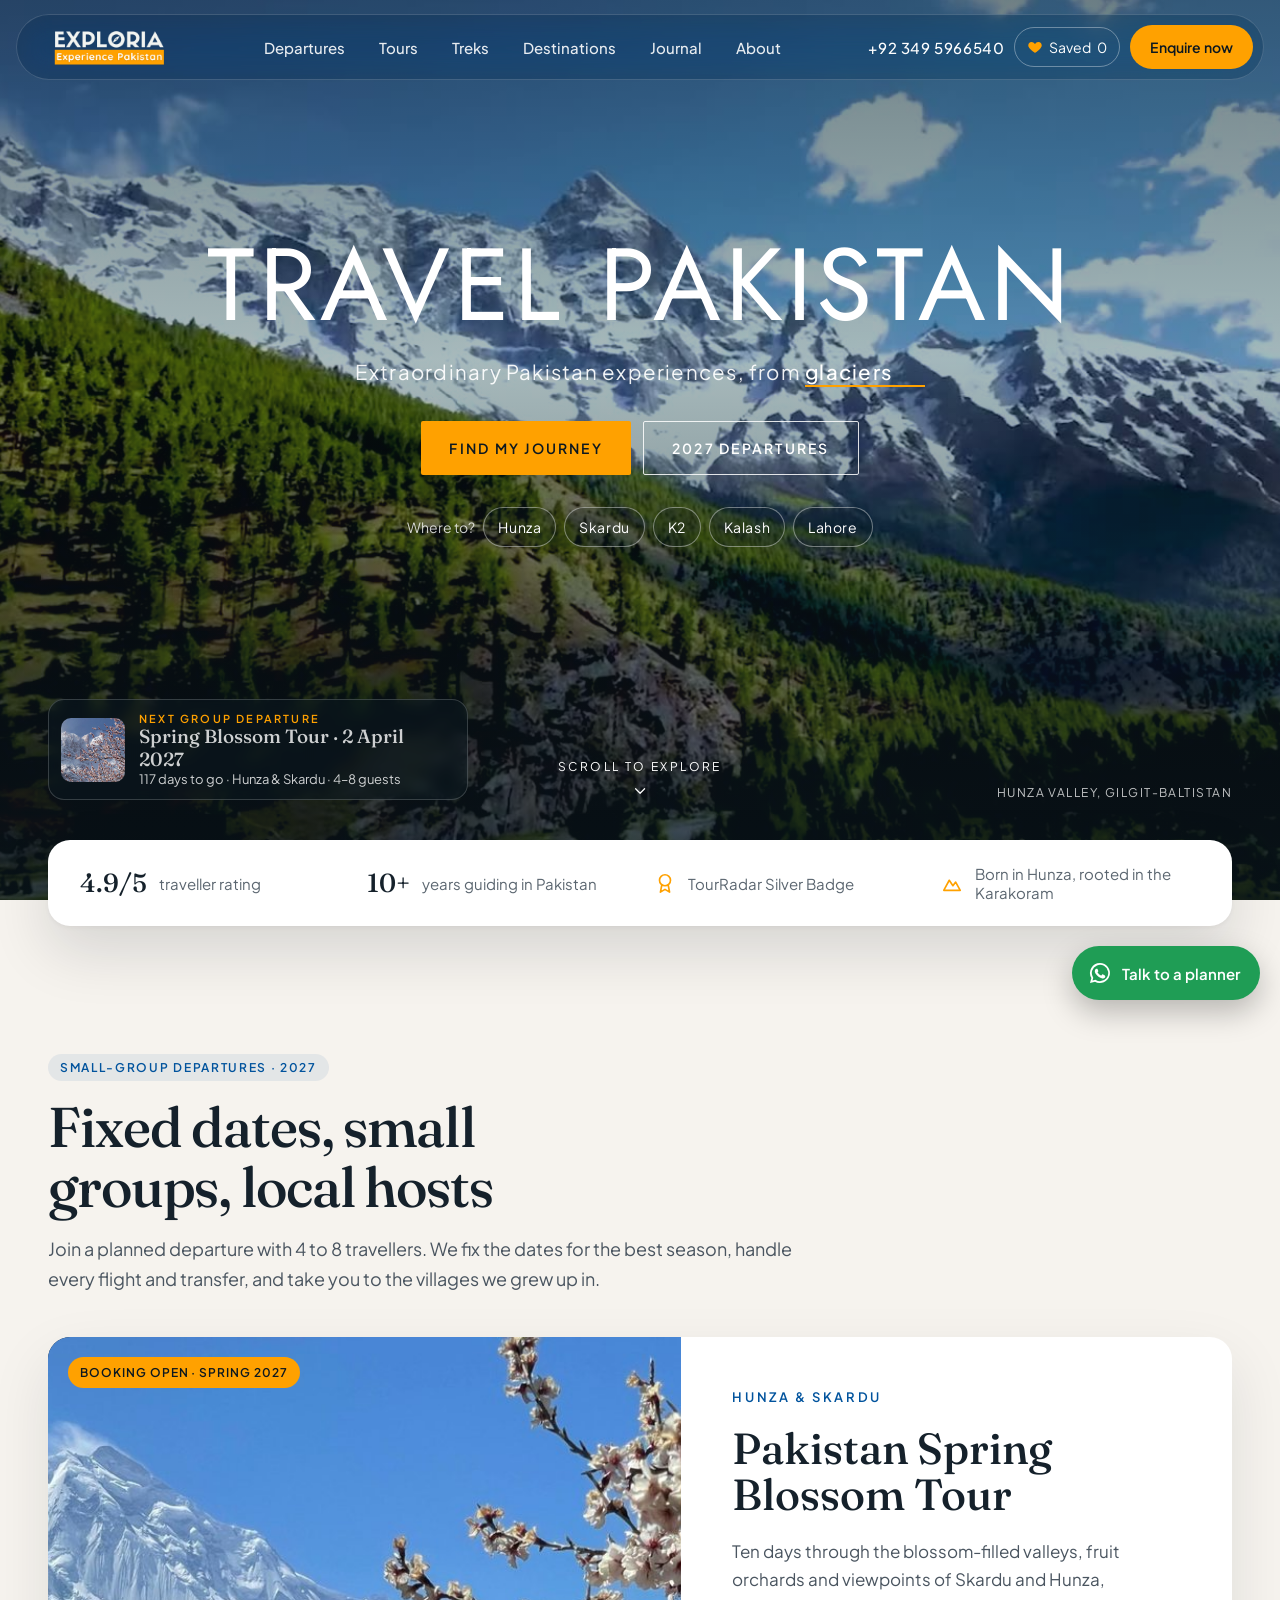
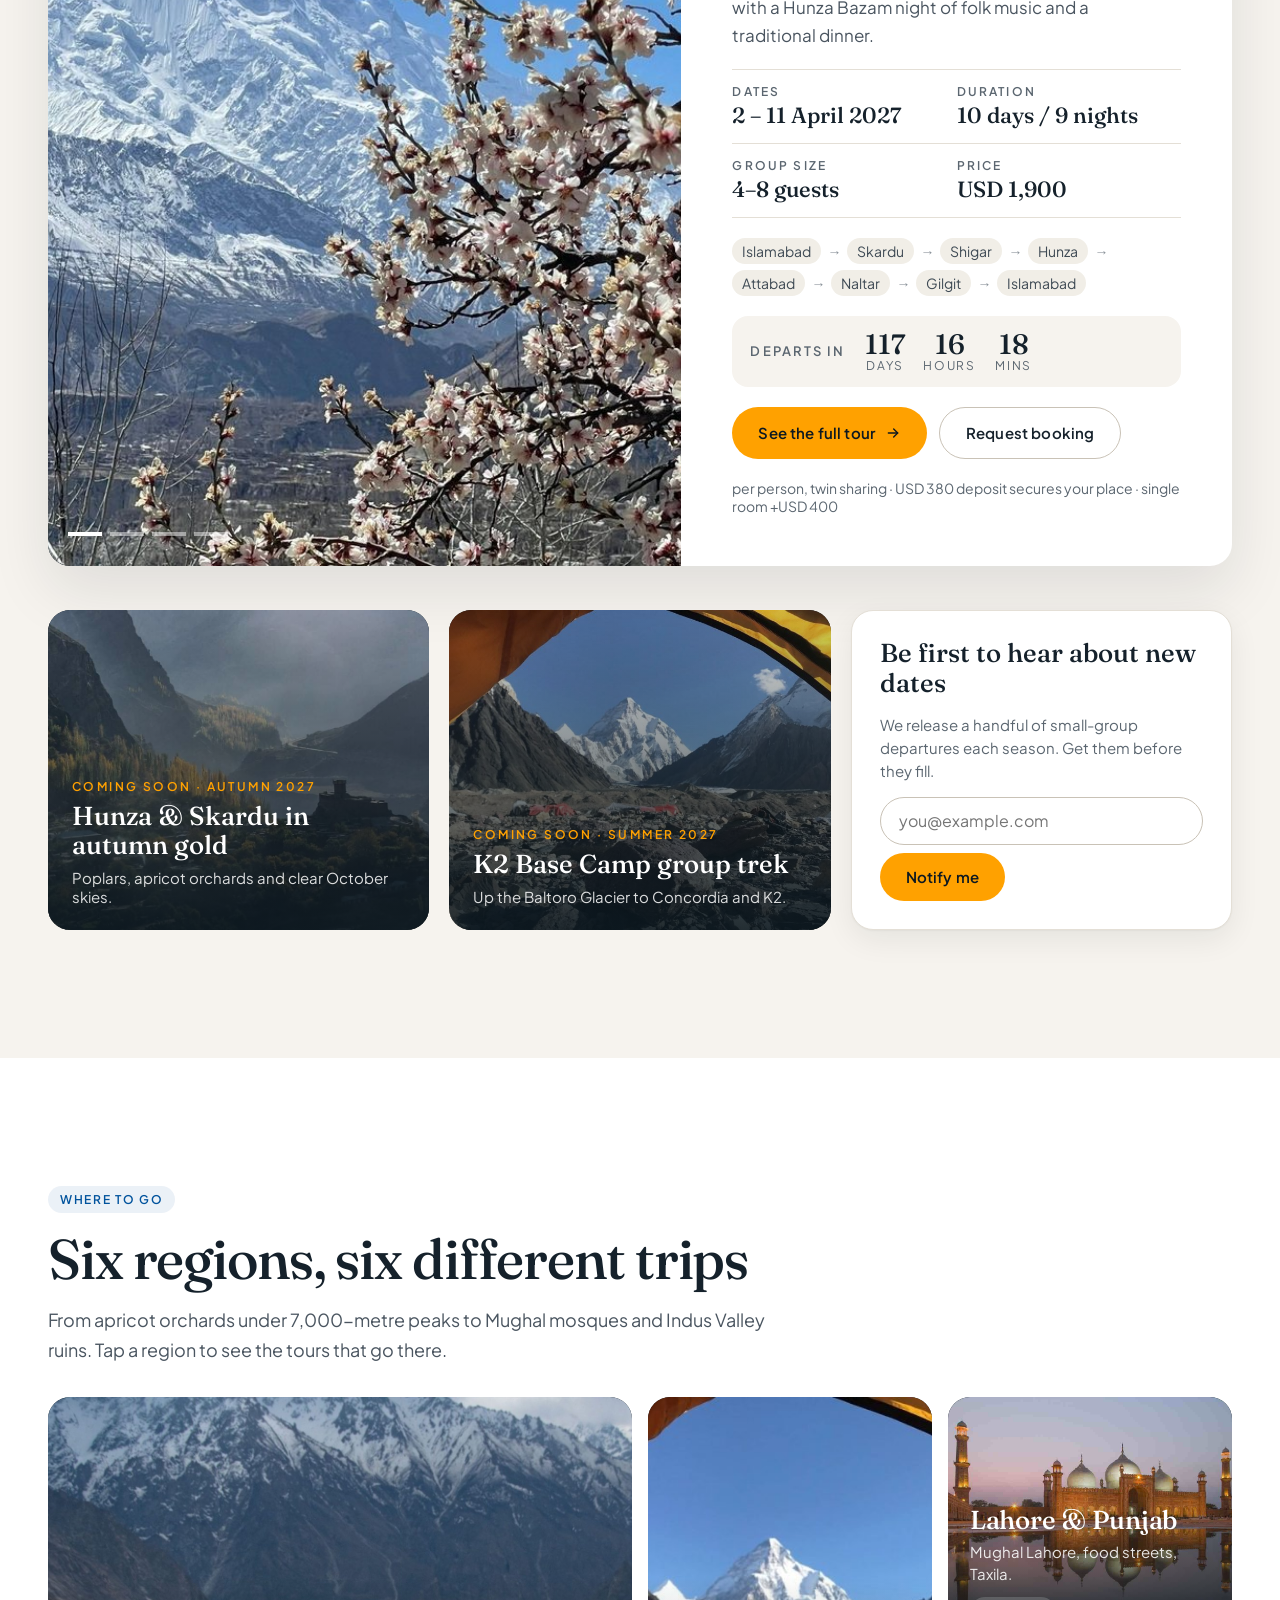
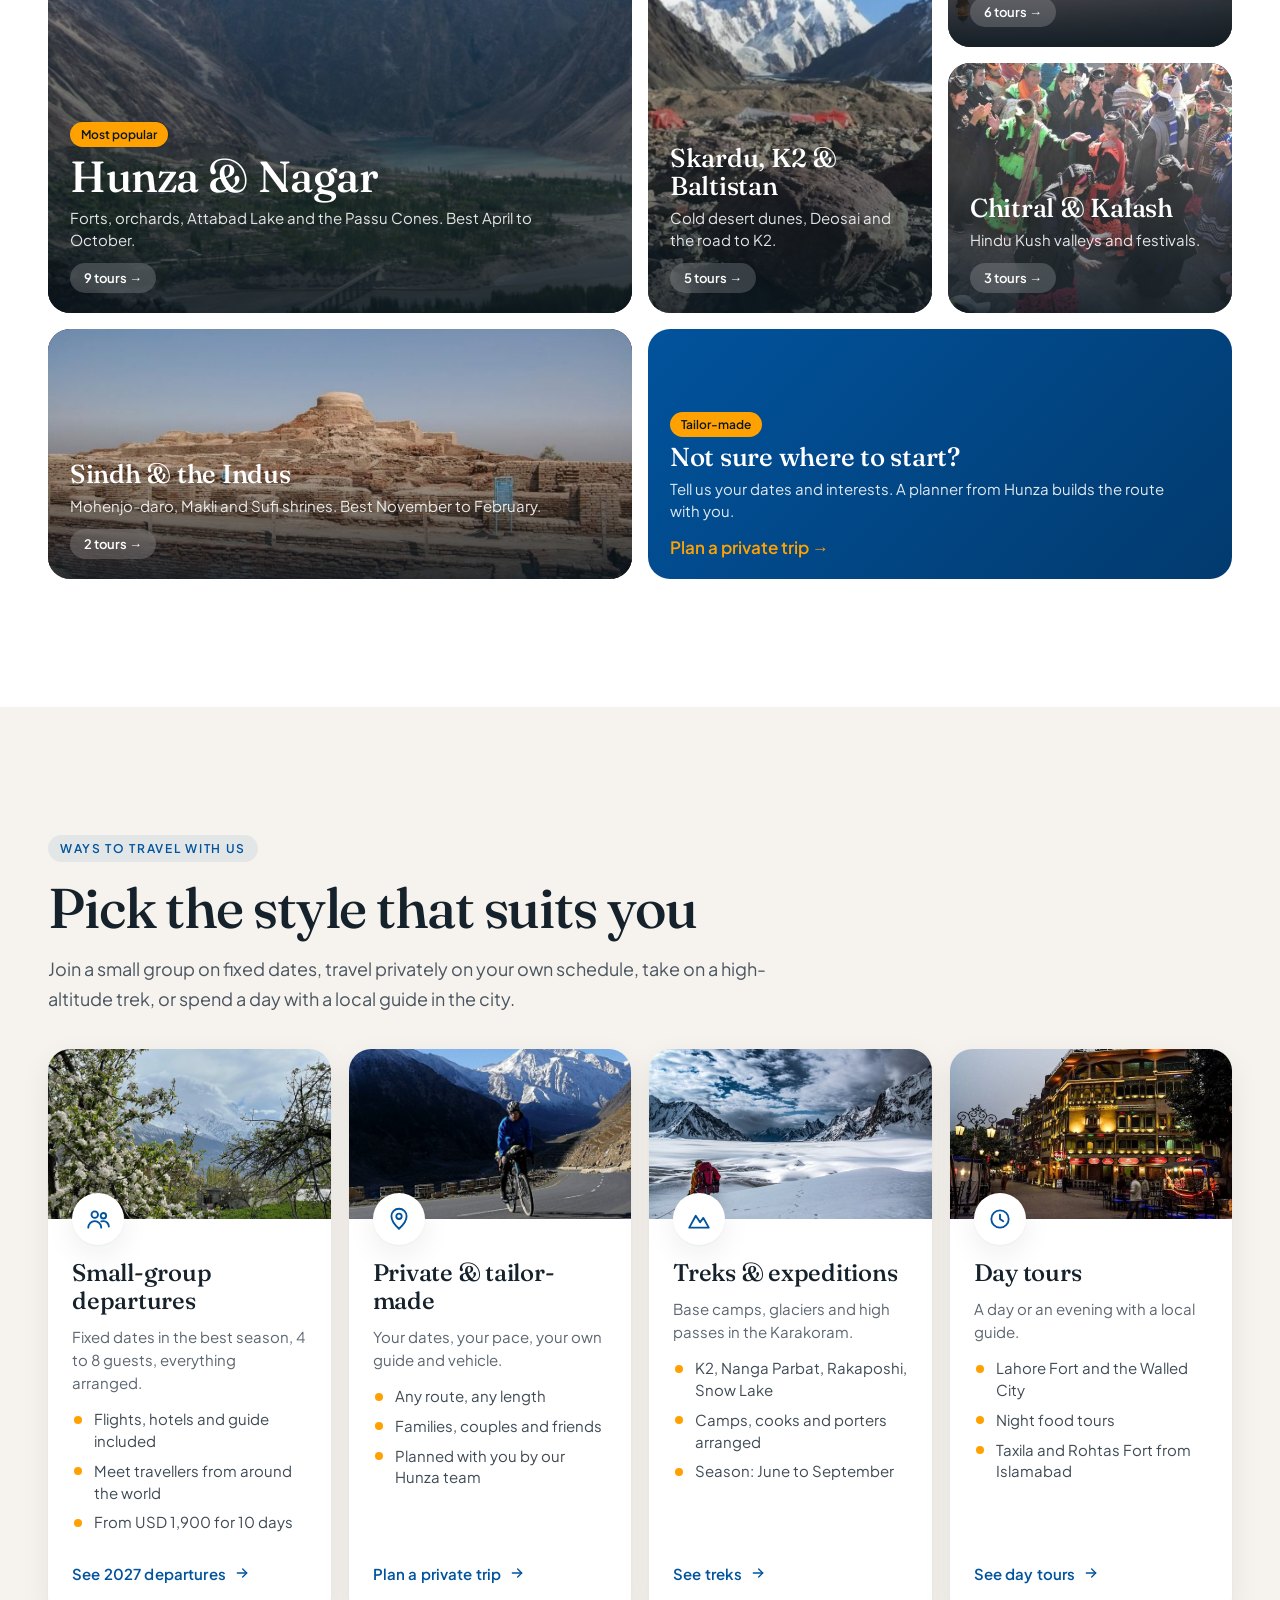
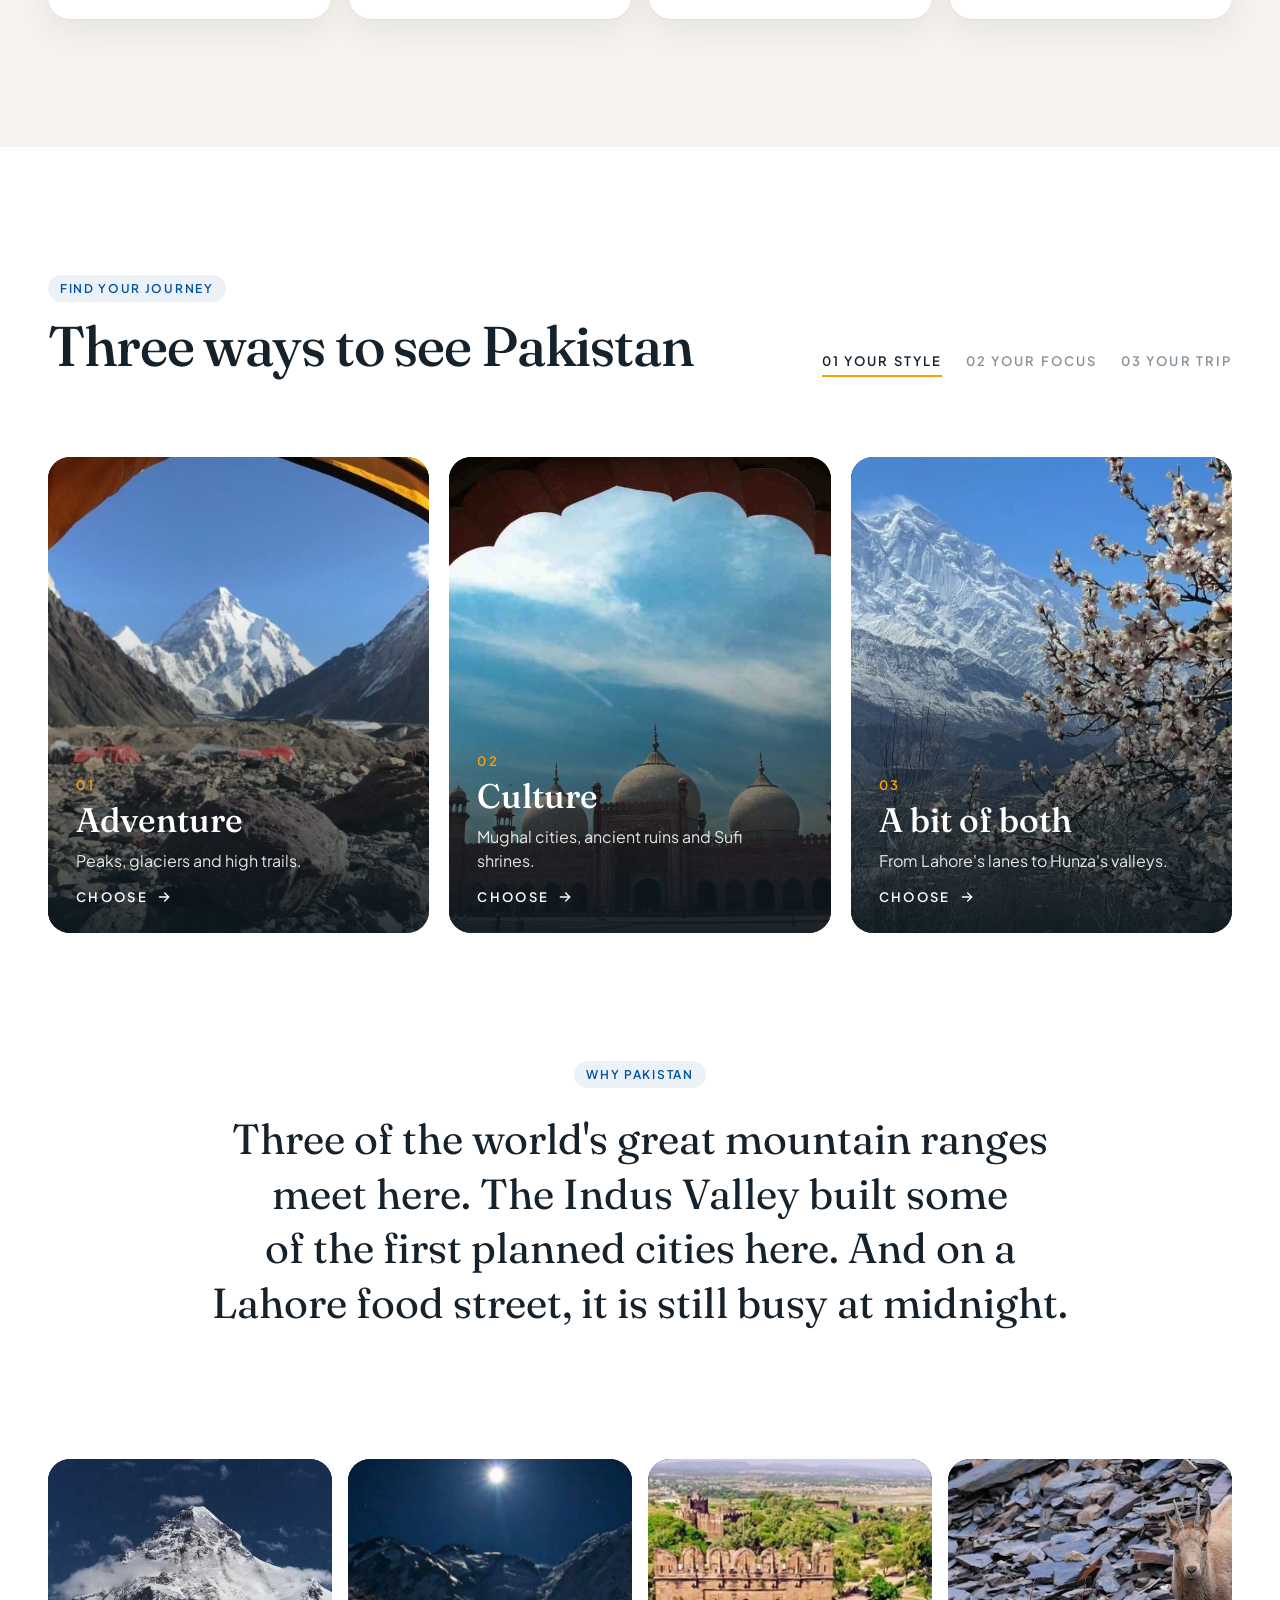
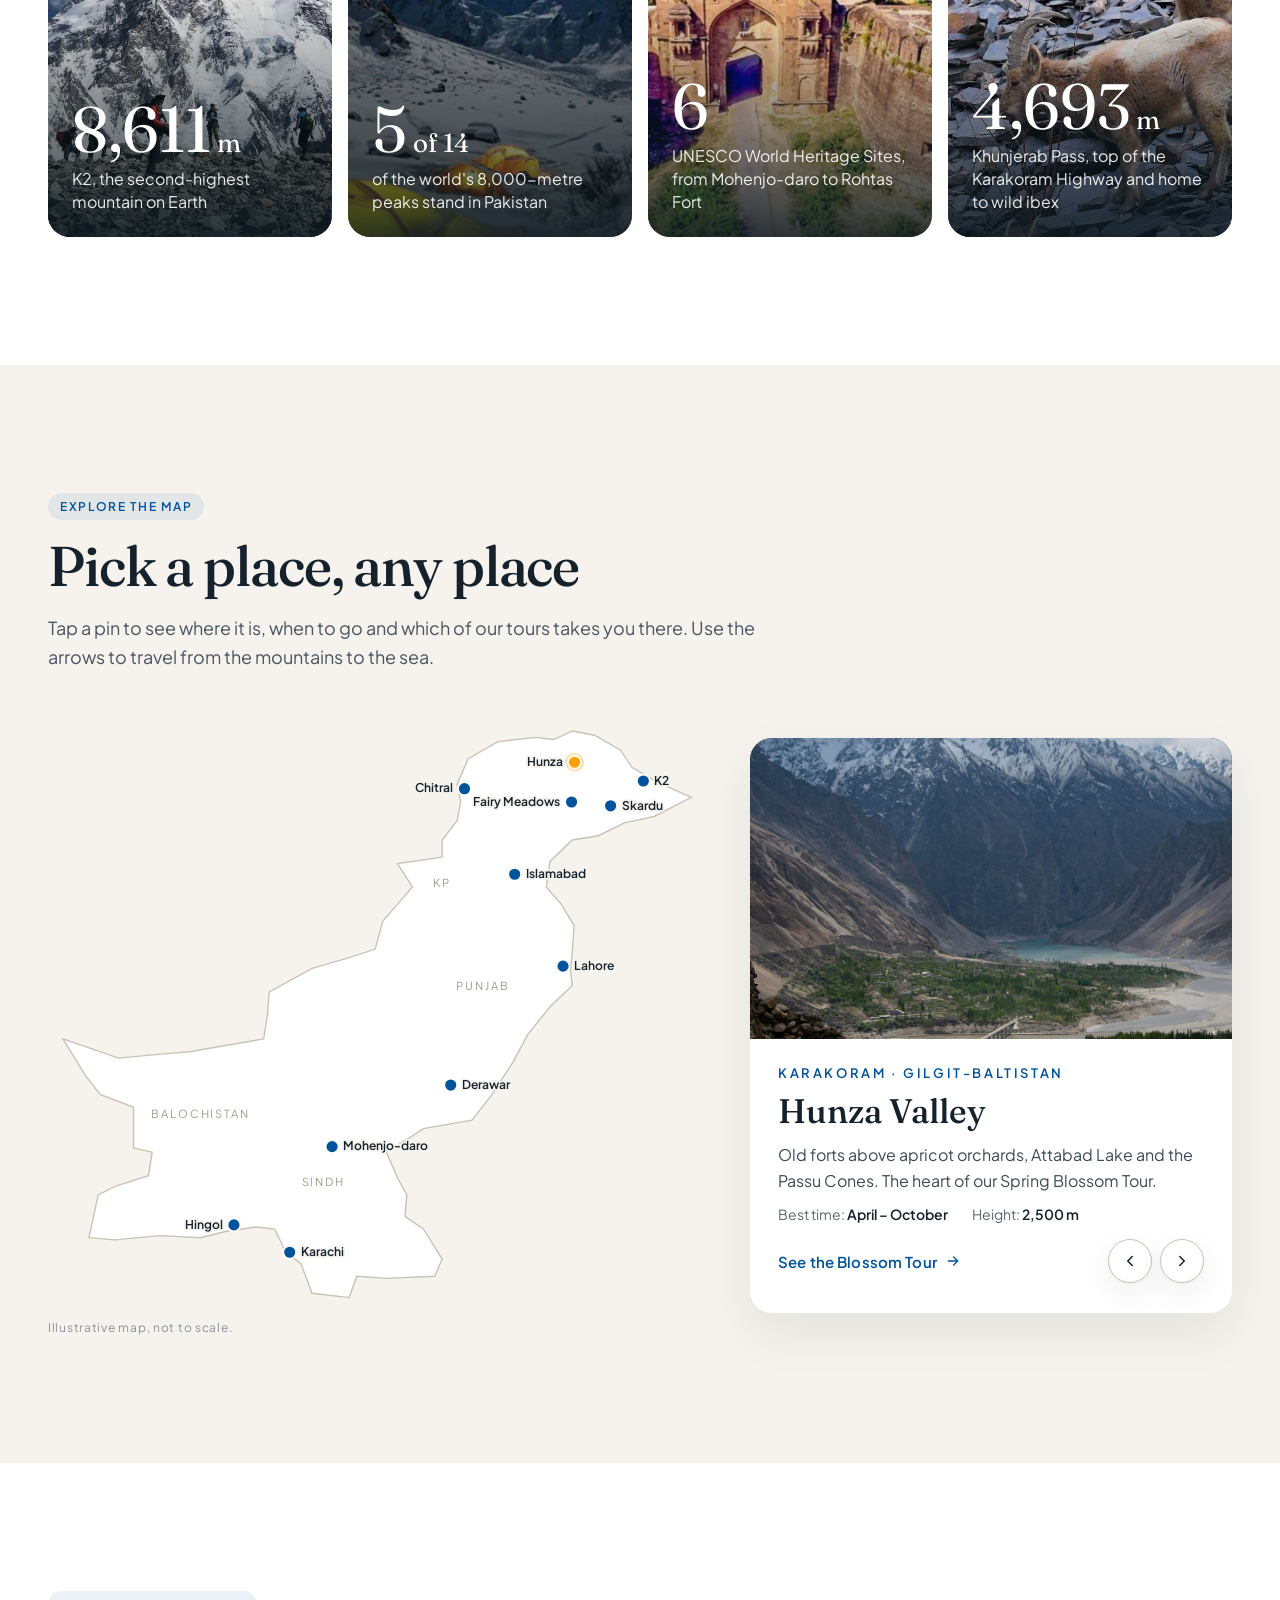
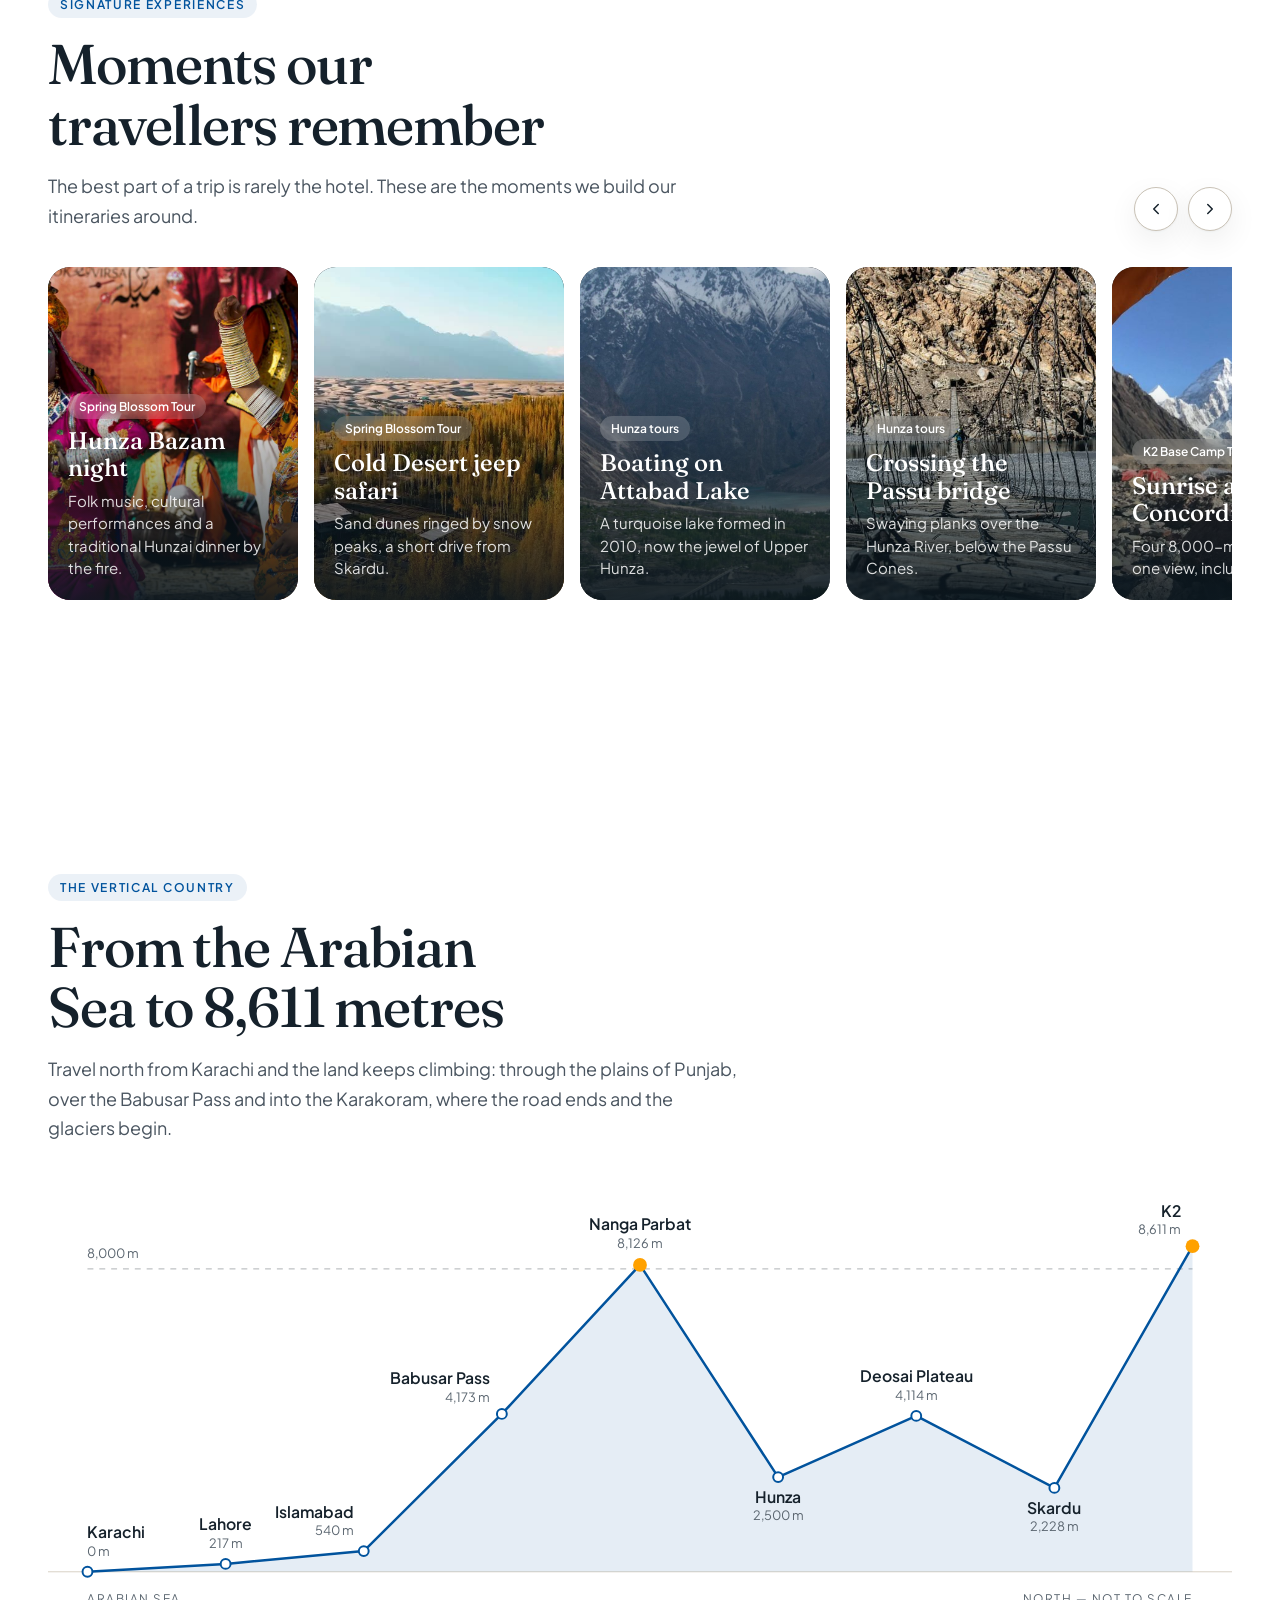
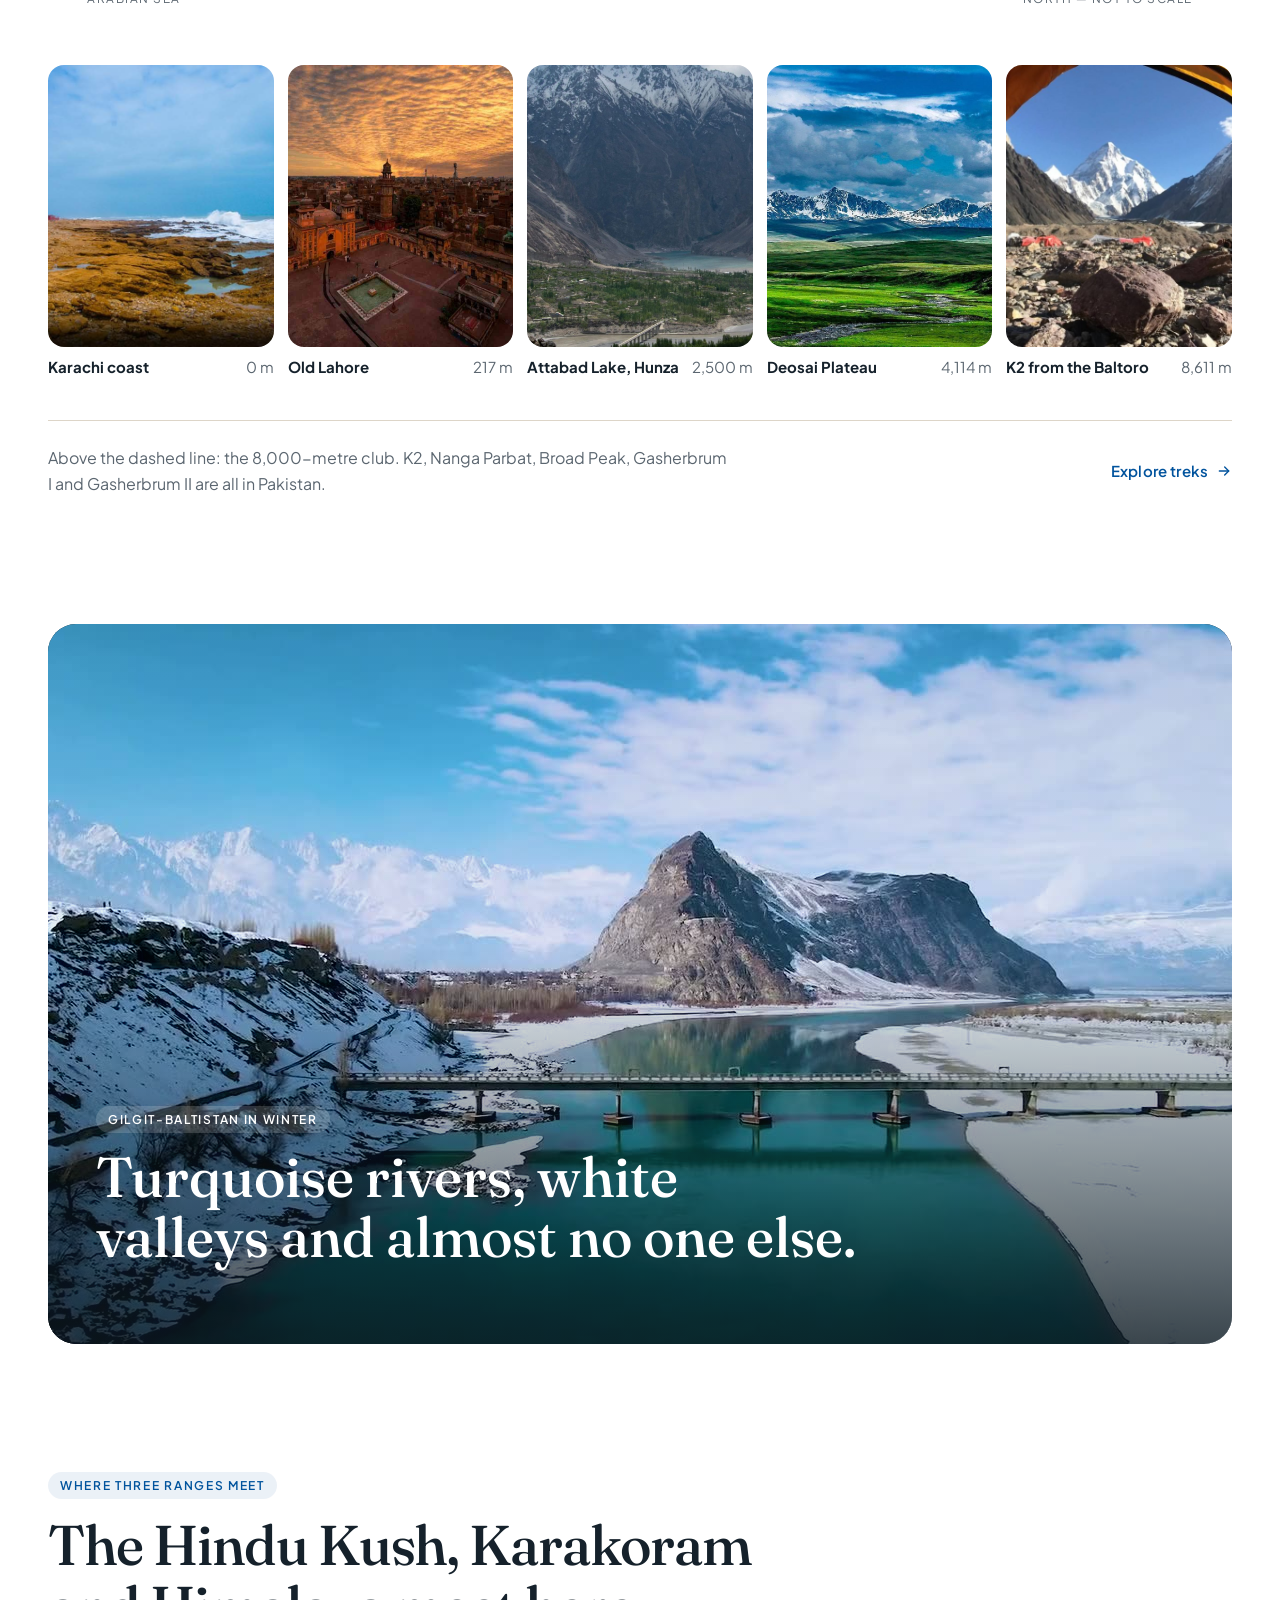
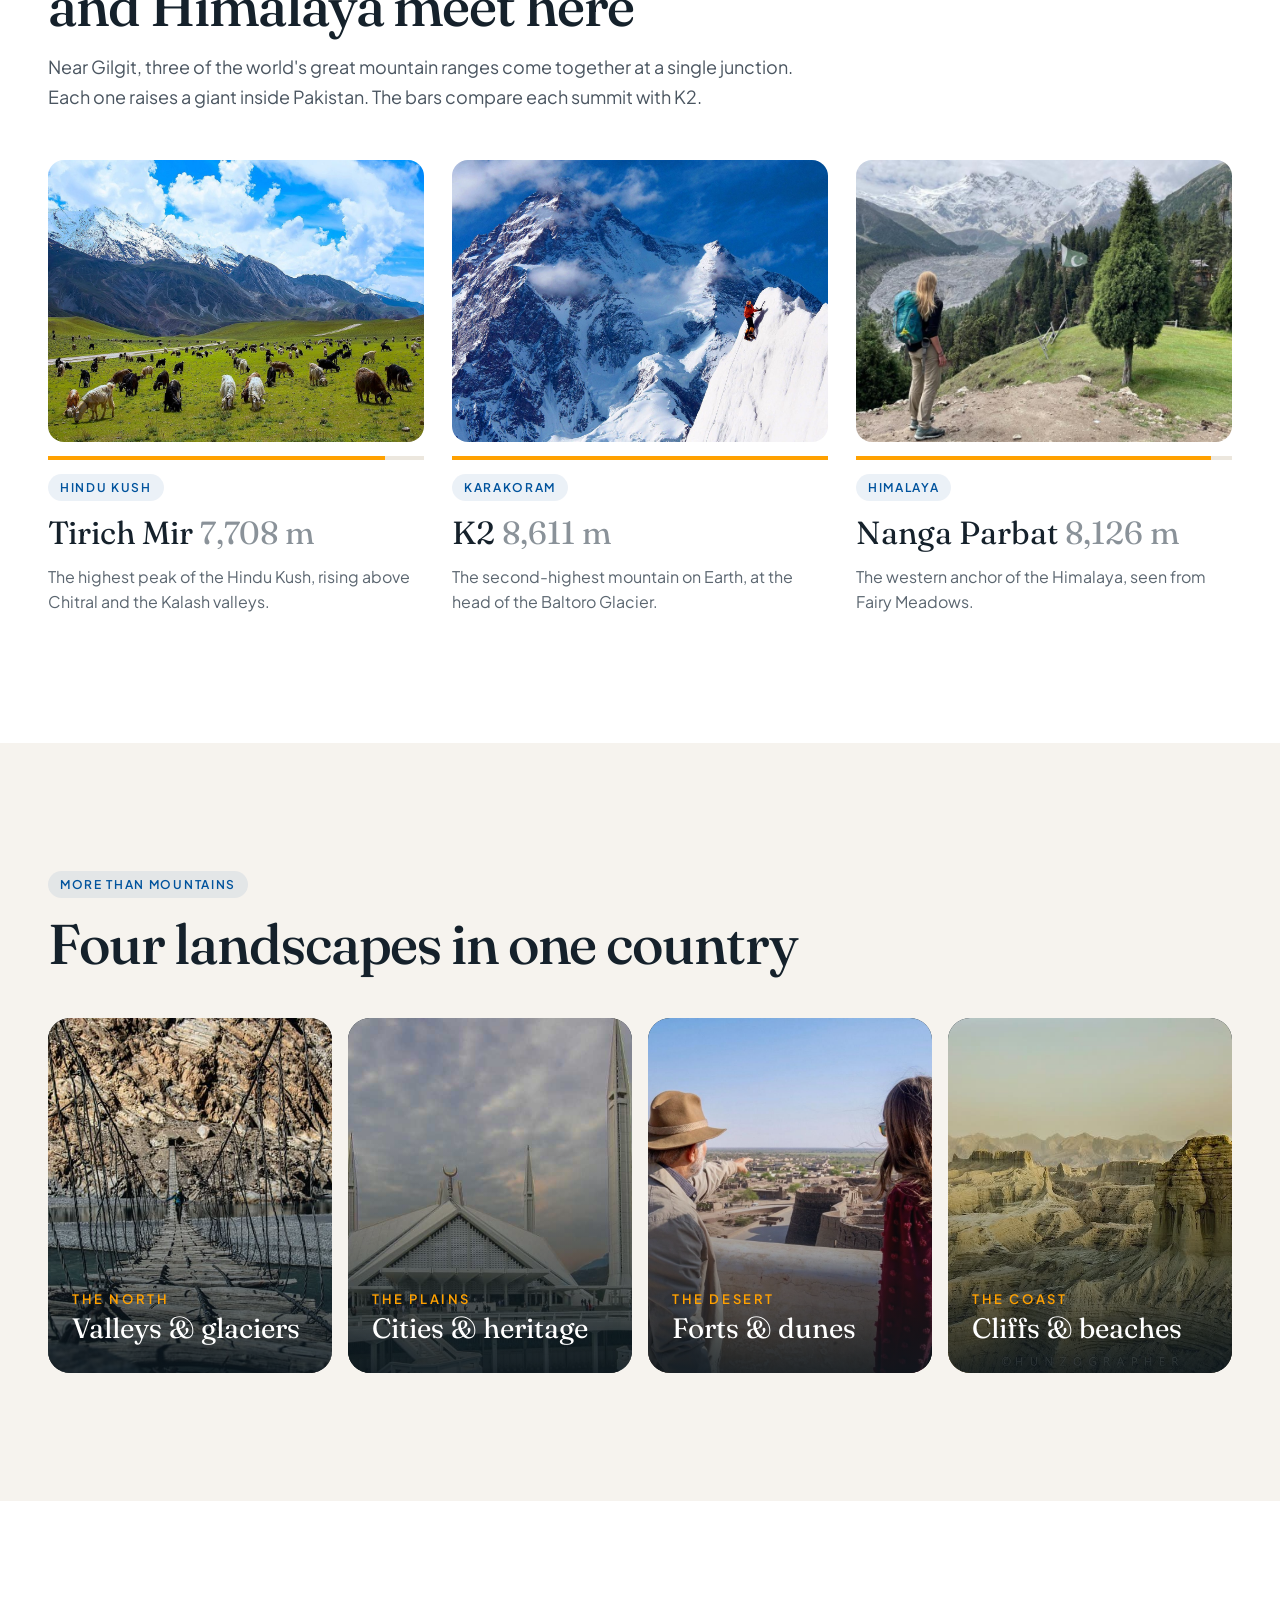
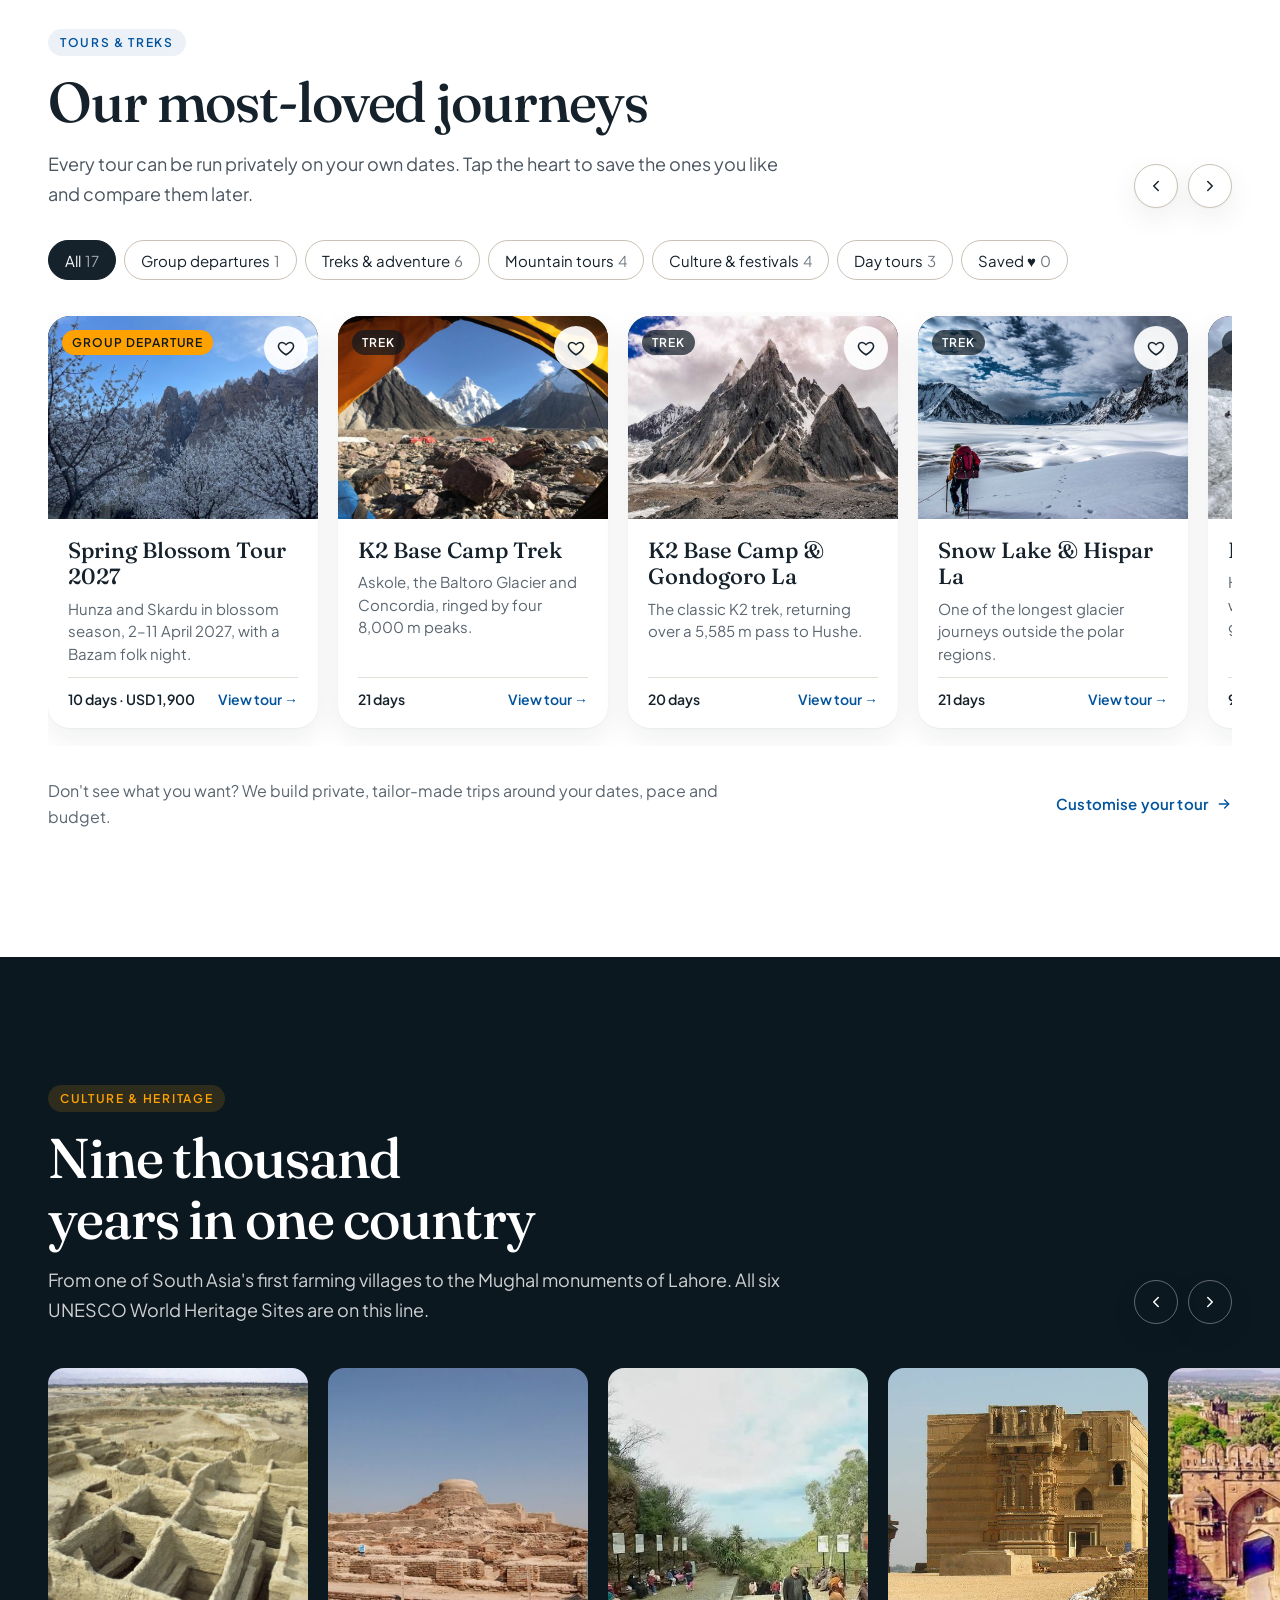
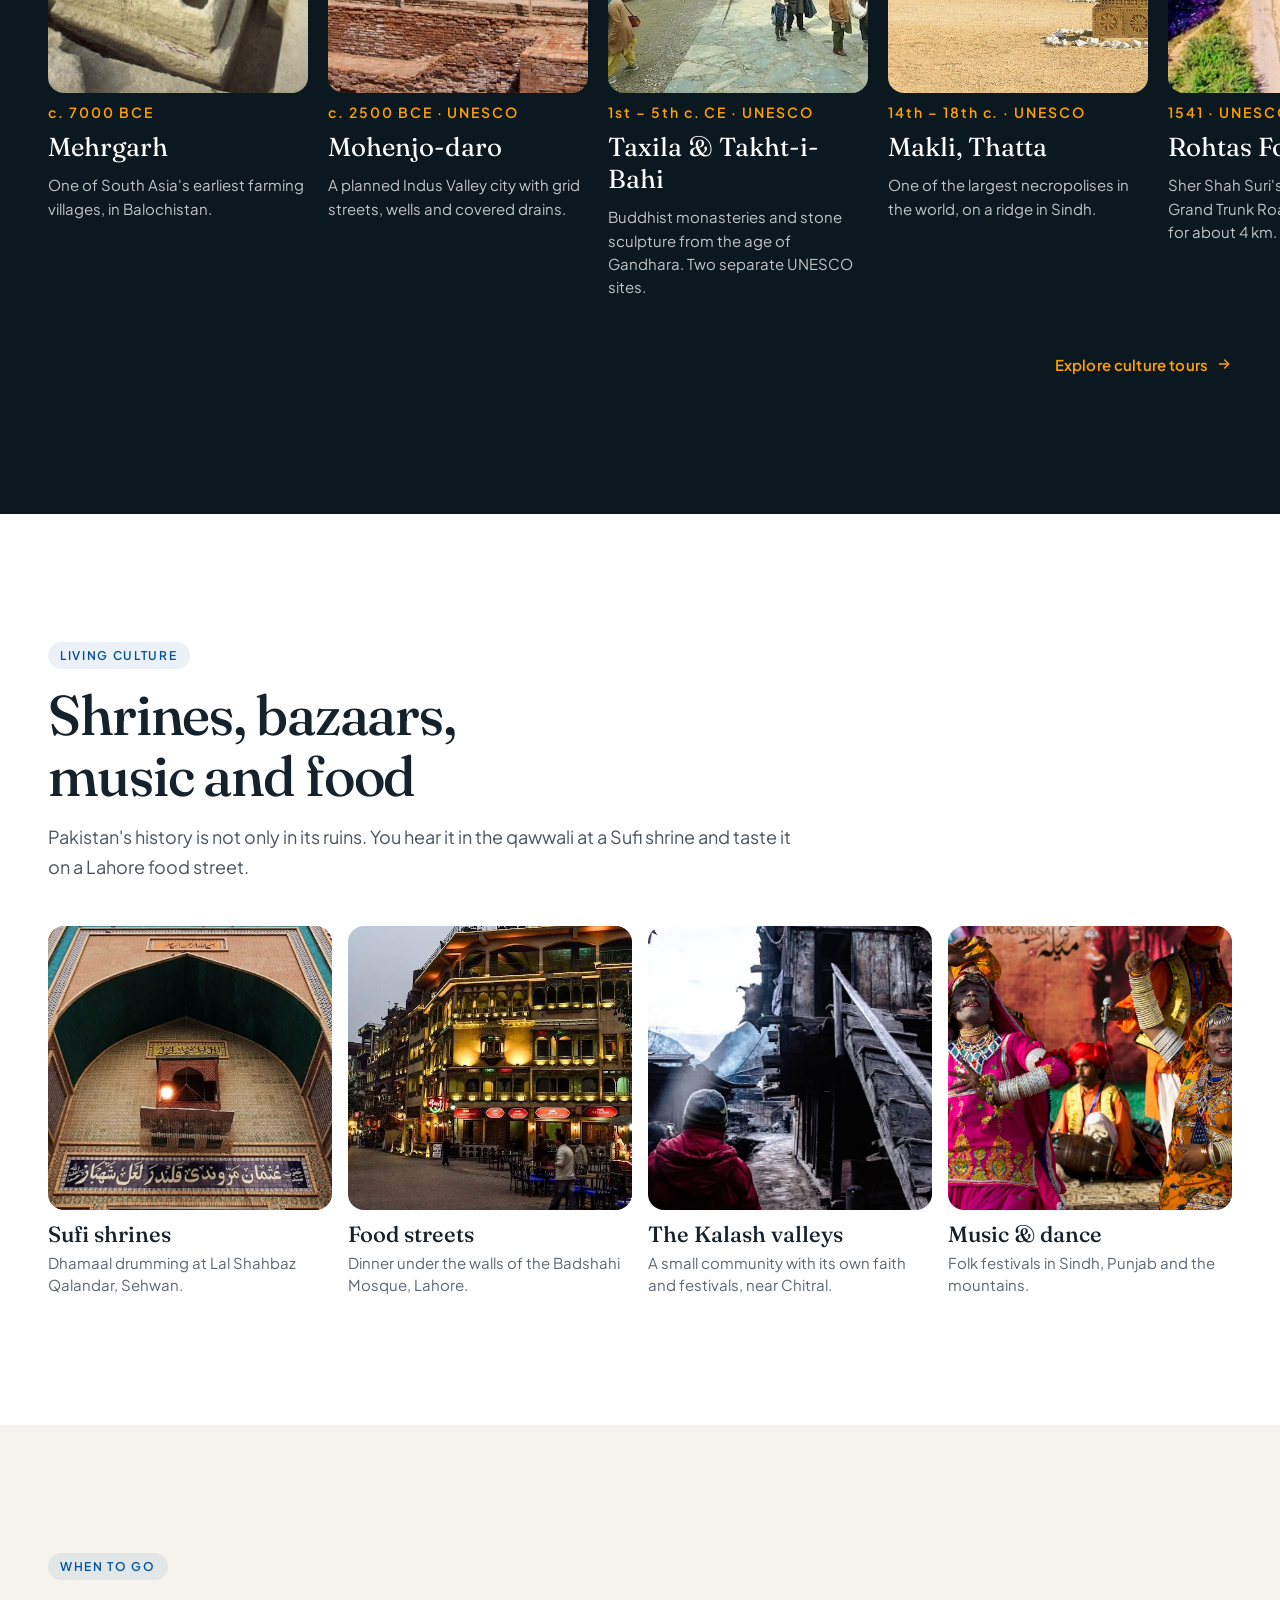
<file: concept-v2.html>
<!doctype html>
<html lang="en">
<head>
<meta charset="utf-8">
<meta name="viewport" content="width=device-width, initial-scale=1">
<title>Exploria.pk — Travel Pakistan | Tours, Treks &amp; Small-Group Departures</title>
<meta name="description" content="Small-group tours, treks and tailor-made journeys across Pakistan, from a team born in Hunza. Spring Blossom Tour 2027, K2 Base Camp, Hunza, Skardu, Lahore and more.">
<link rel="preload" href="/media/fonts/plus-jakarta-sans.woff2" as="font" type="font/woff2" crossorigin>
<link rel="preload" href="/media/fonts/fraunces.woff2" as="font" type="font/woff2" crossorigin>
<link rel="stylesheet" href="/css/site.css">
</head>
<body>
<script>document.documentElement.classList.add("js")</script>

<div class="progress" id="progress" aria-hidden="true"></div>

<!-- ============ HEADER ============ -->
<header class="site-head" id="top">
  <div class="bar">
    <a class="logo" href="https://www.exploria.pk/"><img src="media/img/exploria-logo-reversed.png" alt="Exploria.pk — Experience Pakistan" width="160" height="46"></a>
    <nav class="nav" aria-label="Main">
      <a href="#departures">Departures</a>
      <a href="#tours">Tours</a>
      <a href="#tours" data-filter="trek">Treks</a>
      <a href="#map">Destinations</a>
      <a href="#journal">Journal</a>
      <a href="#why">About</a>
    </nav>
    <div class="head-cta">
      <a class="phone" href="tel:+923495966540">+92 349 5966540</a>
      <button type="button" class="saved-pill" id="savedPill" aria-label="Show saved tours">
        <svg width="16" height="16" viewBox="0 0 24 24" fill="currentColor" aria-hidden="true"><path d="M12 21s-7.5-4.6-9.6-9.2C.9 8.4 3.1 4.5 6.8 4.5c2.1 0 3.6 1.1 5.2 3 1.6-1.9 3.1-3 5.2-3 3.7 0 5.9 3.9 4.4 7.3C19.5 16.4 12 21 12 21z"/></svg>
        <span class="lbl">Saved</span> <span id="savedCount">0</span>
      </button>
      <a class="btn btn-primary" href="#enquire">Enquire now</a>
      <button type="button" class="menu-btn" id="menuBtn" aria-expanded="false" aria-controls="menu" aria-label="Open menu">
        <svg width="24" height="24" viewBox="0 0 24 24" fill="none" stroke="currentColor" stroke-width="2" stroke-linecap="round" aria-hidden="true"><path d="M4 7h16M4 12h16M4 17h10"/></svg>
      </button>
    </div>
  </div>
</header>

<div class="menu" id="menu" hidden role="dialog" aria-modal="true" aria-label="Menu">
  <div class="menu-top">
    <img src="/media/img/exploria-logo-reversed.png" alt="Exploria.pk" width="140" height="40">
    <button type="button" class="menu-close" id="menuClose" aria-label="Close menu"><svg width="24" height="24" viewBox="0 0 24 24" fill="none" stroke="currentColor" stroke-width="2" stroke-linecap="round" aria-hidden="true"><path d="M6 6l12 12M18 6 6 18"/></svg></button>
  </div>
  <nav class="menu-links" aria-label="Menu">
    <a href="/tours/spring-blossom-tour-2027"><small>Group departure · April 2027</small>Spring Blossom Tour</a>
    <a href="/#departures"><small>Small groups</small>2027 departures</a>
    <a href="/#tours"><small>Private &amp; tailor-made</small>Tours &amp; treks</a>
    <a href="/#map"><small>Hunza to the Arabian Sea</small>Destinations</a>
    <a href="/#journal"><small>Guides &amp; stories</small>Journal</a>
    <a href="/#why"><small>Born in Hunza</small>About Exploria</a>
  </nav>
  <div class="menu-foot">
    <a class="btn btn-primary" href="https://wa.me/923495966540">WhatsApp a planner</a>
    <a href="tel:+923495966540">+92 349 5966540</a>
    <a href="mailto:info@exploria.pk">info@exploria.pk</a>
  </div>
</div>

<main>
<!-- ============ HERO ============ -->
<section class="hero" aria-label="Travel Pakistan">
  <div class="hero-media" aria-hidden="true">
    <video class="bg-video hero-vid on" autoplay muted loop playsinline preload="auto" poster="media/video/hero-hunza-poster.jpg" data-cap="Hunza Valley, Gilgit-Baltistan"><source src="media/video/hero-hunza.mp4" type="video/mp4"></video>
    <video class="hero-vid" muted loop playsinline preload="none" poster="media/video/indus-winter-poster.jpg" data-cap="The Indus in winter, Gilgit-Baltistan"><source src="media/video/indus-winter.mp4" type="video/mp4"></video>
    <video class="hero-vid" muted loop playsinline preload="none" poster="media/video/autumn-katpana-poster.jpg" data-cap="Autumn poplars near Skardu"><source src="media/video/autumn-katpana.mp4" type="video/mp4"></video>
  </div>
  <div class="veil" aria-hidden="true"></div>
  <div class="hero-in">
    <h1>Travel Pakistan</h1>
    <p class="sub">Extraordinary Pakistan experiences, from <b id="heroWord">mountains</b></p>
    <div class="hero-btns">
      <a class="btn btn-primary" href="#journey">Find my journey</a>
      <a class="btn btn-line" href="#departures">2027 departures</a>
    </div>
    <div class="where" aria-label="Jump to a destination">
      <span>Where to?</span>
      <button type="button" class="chip-dark" data-place="hunza">Hunza</button>
      <button type="button" class="chip-dark" data-place="skardu">Skardu</button>
      <button type="button" class="chip-dark" data-place="k2">K2</button>
      <button type="button" class="chip-dark" data-place="kalash">Kalash</button>
      <button type="button" class="chip-dark" data-place="lahore">Lahore</button>
    </div>
  </div>
  <a class="next-dep" href="/tours/spring-blossom-tour-2027">
    <img src="media/img/blossom-branch.jpg" alt="">
    <span>
      <small>Next group departure</small>
      <strong>Spring Blossom Tour · 2 April 2027</strong>
      <span id="heroCount">10 days · Hunza &amp; Skardu · 4–8 guests</span>
    </span>
  </a>
  <a class="scroll-cue" href="#departures">Scroll to explore
    <svg width="18" height="18" viewBox="0 0 24 24" fill="none" stroke="currentColor" stroke-width="1.6" stroke-linecap="round" stroke-linejoin="round" aria-hidden="true"><path d="M6 9l6 6 6-6"/></svg>
  </a>
  <p class="hero-cap" id="heroCap">Hunza Valley, Gilgit-Baltistan</p>
</section>

<!-- ============ TRUST STRIP ============ -->
<section class="trust" aria-label="Why travellers trust Exploria">
  <ul>
    <li><b>4.9/5</b> traveller rating</li>
    <li><b>10+</b> years guiding in Pakistan</li>
    <li><svg width="22" height="22" viewBox="0 0 24 24" fill="none" stroke="currentColor" stroke-width="1.8" stroke-linecap="round" stroke-linejoin="round" aria-hidden="true"><circle cx="12" cy="9" r="6"/><path d="M8.5 14.2 7 22l5-3 5 3-1.5-7.8"/></svg> TourRadar Silver Badge</li>
    <li><svg width="22" height="22" viewBox="0 0 24 24" fill="none" stroke="currentColor" stroke-width="1.8" stroke-linecap="round" stroke-linejoin="round" aria-hidden="true"><path d="m3 20 6-11 4 6 3-4 5 9z"/></svg> Born in Hunza, rooted in the Karakoram</li>
  </ul>
</section>

<!-- ============ SIGNATURE DEPARTURES ============ -->
<section class="sec sand" id="departures">
  <div class="wrap stack">
    <div class="head-row reveal">
      <div class="head">
        <p class="eyebrow">Small-group departures · 2027</p>
        <h2 class="h2">Fixed dates, small groups, local hosts</h2>
        <p class="lede">Join a planned departure with 4 to 8 travellers. We fix the dates for the best season, handle every flight and transfer, and take you to the villages we grew up in.</p>
      </div>
    </div>

    <div id="depFeatured"></div>
    <div class="dep-more reveal" id="depMore"></div>
  </div>
</section>

<!-- ============ WHERE TO GO (bento) ============ -->
<section class="sec" id="where">
  <div class="wrap stack" style="gap:32px">
    <div class="head-row">
      <div class="head">
        <p class="eyebrow">Where to go</p>
        <h2 class="h2">Six regions, six different trips</h2>
        <p class="lede">From apricot orchards under 7,000-metre peaks to Mughal mosques and Indus Valley ruins. Tap a region to see the tours that go there.</p>
      </div>
    </div>
    <div class="bento">
      <button type="button" class="bt bt-xl photo" data-where="hunza"><img class="zoom cover" src="media/img/attabad.jpg" alt="Attabad Lake in the Hunza valley" loading="lazy"><span class="shade"></span>
        <span class="bt-in"><span class="bt-tag">Most popular</span><b>Hunza &amp; Nagar</b><span class="bt-line">Forts, orchards, Attabad Lake and the Passu Cones. Best April to October.</span><span class="bt-count" data-count-where="hunza"></span></span></button>
      <button type="button" class="bt bt-tall photo" data-where="skardu"><img class="zoom cover" src="media/img/k2-concordia.jpg" alt="K2 seen from Concordia" loading="lazy"><span class="shade"></span>
        <span class="bt-in"><b>Skardu, K2 &amp; Baltistan</b><span class="bt-line">Cold desert dunes, Deosai and the road to K2.</span><span class="bt-count" data-count-where="skardu"></span></span></button>
      <button type="button" class="bt photo" data-where="punjab"><img class="zoom cover" src="media/img/badshahi-dusk.jpg" alt="Badshahi Mosque at dusk" loading="lazy"><span class="shade"></span>
        <span class="bt-in"><b>Lahore &amp; Punjab</b><span class="bt-line">Mughal Lahore, food streets, Taxila.</span><span class="bt-count" data-count-where="punjab"></span></span></button>
      <button type="button" class="bt photo" data-where="chitral"><img class="zoom cover" src="media/img/chilam-joshi.jpg" alt="Kalash festival dancers" loading="lazy"><span class="shade"></span>
        <span class="bt-in"><b>Chitral &amp; Kalash</b><span class="bt-line">Hindu Kush valleys and festivals.</span><span class="bt-count" data-count-where="chitral"></span></span></button>
      <button type="button" class="bt bt-wide photo" data-where="sindh"><img class="zoom cover" src="media/img/mohenjo-daro.jpg" alt="Ruins of Mohenjo-daro" loading="lazy"><span class="shade"></span>
        <span class="bt-in"><b>Sindh &amp; the Indus</b><span class="bt-line">Mohenjo-daro, Makli and Sufi shrines. Best November to February.</span><span class="bt-count" data-count-where="sindh"></span></span></button>
      <a class="bt bt-cta" href="https://www.exploria.pk/customize-your-tour/">
        <span class="bt-in"><span class="bt-tag">Tailor-made</span><b>Not sure where to start?</b><span class="bt-line">Tell us your dates and interests. A planner from Hunza builds the route with you.</span><span class="bt-go">Plan a private trip →</span></span></a>
    </div>
  </div>
</section>

<!-- ============ WAYS TO TRAVEL ============ -->
<section class="sec sand" id="ways">
  <div class="wrap stack" style="gap:36px">
    <div class="head">
      <p class="eyebrow">Ways to travel with us</p>
      <h2 class="h2">Pick the style that suits you</h2>
      <p class="lede">Join a small group on fixed dates, travel privately on your own schedule, take on a high-altitude trek, or spend a day with a local guide in the city.</p>
    </div>
    <div class="ways"><article class="way"><img class="cover" src="media/img/blossom-village.jpg" alt="" loading="lazy"><div class="way-in"><span class="way-ic"><svg width="26" height="26" viewBox="0 0 24 24" fill="none" stroke="currentColor" stroke-width="1.7" stroke-linecap="round" stroke-linejoin="round" aria-hidden="true"><circle cx="9" cy="8" r="3"/><circle cx="17" cy="9" r="2.5"/><path d="M3 20c0-3.3 2.7-6 6-6s6 2.7 6 6"/><path d="M15 14.2c.6-.1 1.3-.2 2-.2 2.8 0 5 2.2 5 5"/></svg></span><h3>Small-group departures</h3><p>Fixed dates in the best season, 4 to 8 guests, everything arranged.</p><ul><li>Flights, hotels and guide included</li><li>Meet travellers from around the world</li><li>From USD 1,900 for 10 days</li></ul><a class="link-arrow" href="#departures">See 2027 departures <svg width="16" height="16" viewBox="0 0 24 24" fill="none" stroke="currentColor" stroke-width="2" stroke-linecap="round" stroke-linejoin="round" aria-hidden="true"><path d="M5 12h14"/><path d="M13 6l6 6-6 6"/></svg></a></div></article><article class="way"><img class="cover" src="media/img/hunza-biking.jpg" alt="" loading="lazy"><div class="way-in"><span class="way-ic"><svg width="26" height="26" viewBox="0 0 24 24" fill="none" stroke="currentColor" stroke-width="1.7" stroke-linecap="round" stroke-linejoin="round" aria-hidden="true"><path d="M12 21s-7-6.2-7-11.5A7 7 0 0 1 19 9.5C19 14.8 12 21 12 21z"/><circle cx="12" cy="9.5" r="2.5"/></svg></span><h3>Private &amp; tailor-made</h3><p>Your dates, your pace, your own guide and vehicle.</p><ul><li>Any route, any length</li><li>Families, couples and friends</li><li>Planned with you by our Hunza team</li></ul><a class="link-arrow" href="https://www.exploria.pk/customize-your-tour/">Plan a private trip <svg width="16" height="16" viewBox="0 0 24 24" fill="none" stroke="currentColor" stroke-width="2" stroke-linecap="round" stroke-linejoin="round" aria-hidden="true"><path d="M5 12h14"/><path d="M13 6l6 6-6 6"/></svg></a></div></article><article class="way"><img class="cover" src="media/img/snow-lake.jpg" alt="" loading="lazy"><div class="way-in"><span class="way-ic"><svg width="26" height="26" viewBox="0 0 24 24" fill="none" stroke="currentColor" stroke-width="1.7" stroke-linecap="round" stroke-linejoin="round" aria-hidden="true"><path d="m3 20 6-11 4 6 3-4 5 9z"/></svg></span><h3>Treks &amp; expeditions</h3><p>Base camps, glaciers and high passes in the Karakoram.</p><ul><li>K2, Nanga Parbat, Rakaposhi, Snow Lake</li><li>Camps, cooks and porters arranged</li><li>Season: June to September</li></ul><a class="link-arrow" href="#tours" data-filter="trek">See treks <svg width="16" height="16" viewBox="0 0 24 24" fill="none" stroke="currentColor" stroke-width="2" stroke-linecap="round" stroke-linejoin="round" aria-hidden="true"><path d="M5 12h14"/><path d="M13 6l6 6-6 6"/></svg></a></div></article><article class="way"><img class="cover" src="media/img/food-street.webp" alt="" loading="lazy"><div class="way-in"><span class="way-ic"><svg width="26" height="26" viewBox="0 0 24 24" fill="none" stroke="currentColor" stroke-width="1.7" stroke-linecap="round" stroke-linejoin="round" aria-hidden="true"><circle cx="12" cy="12" r="8"/><path d="M12 8v4l3 2"/></svg></span><h3>Day tours</h3><p>A day or an evening with a local guide.</p><ul><li>Lahore Fort and the Walled City</li><li>Night food tours</li><li>Taxila and Rohtas Fort from Islamabad</li></ul><a class="link-arrow" href="#tours" data-filter="day">See day tours <svg width="16" height="16" viewBox="0 0 24 24" fill="none" stroke="currentColor" stroke-width="2" stroke-linecap="round" stroke-linejoin="round" aria-hidden="true"><path d="M5 12h14"/><path d="M13 6l6 6-6 6"/></svg></a></div></article></div>
  </div>
</section>

<!-- ============ JOURNEY FINDER ============ -->
<section class="sec" id="journey" style="scroll-margin-top:60px">
  <div class="wrap" style="display:flex;flex-direction:column;gap:40px">
    <div class="head-row">
      <div class="head" style="gap:14px;max-width:720px">
        <p class="eyebrow">Find your journey</p>
        <h2 class="h2" id="jfTitle">Three ways to see Pakistan</h2>
      </div>
      <ol class="steps" id="jfSteps" aria-label="Progress"></ol>
    </div>
    <div id="jfChosen"></div>
    <div id="jfBody" aria-live="polite"></div>
  </div>
</section>

<!-- ============ WHY PAKISTAN ============ -->
<section class="sec" style="padding-top:0">
  <div class="statement reveal">
    <p class="eyebrow">Why Pakistan</p>
    <p class="big">Three of the world's great mountain ranges meet here. The Indus Valley built some of the first planned cities here. And on a Lahore food street, it is still busy at midnight.</p>
  </div>
</section>

<!-- ============ AT A GLANCE ============ -->
<section style="padding:0 var(--pad) var(--sec)">
  <div class="wrap grid tiles">
    <figure class="tile photo reveal"><img class="zoom cover" src="media/img/k2-trek.jpg" alt="Trekkers below K2 at Concordia" loading="lazy"><span class="shade" aria-hidden="true"></span>
      <figcaption><span class="num"><span data-count="8611" data-sep="1">8,611</span><small> m</small></span><span class="cap">K2, the second-highest mountain on Earth</span></figcaption></figure>
    <figure class="tile photo reveal"><img class="zoom cover" src="media/img/nanga-rupal.jpg" alt="Expedition tents below Nanga Parbat at night" loading="lazy"><span class="shade" aria-hidden="true"></span>
      <figcaption><span class="num"><span data-count="5">5</span><small> of 14</small></span><span class="cap">of the world's 8,000-metre peaks stand in Pakistan</span></figcaption></figure>
    <figure class="tile photo reveal"><img class="zoom cover" src="media/img/rohtas.jpg" alt="Aerial view of Rohtas Fort" loading="lazy"><span class="shade" aria-hidden="true"></span>
      <figcaption><span class="num"><span data-count="6">6</span></span><span class="cap">UNESCO World Heritage Sites, from Mohenjo-daro to Rohtas Fort</span></figcaption></figure>
    <figure class="tile photo reveal"><img class="zoom cover" src="media/img/khunjerab-ibex.jpg" alt="Himalayan ibex in Khunjerab National Park" loading="lazy"><span class="shade" aria-hidden="true"></span>
      <figcaption><span class="num"><span data-count="4693" data-sep="1">4,693</span><small> m</small></span><span class="cap">Khunjerab Pass, top of the Karakoram Highway and home to wild ibex</span></figcaption></figure>
  </div>
</section>

<!-- ============ MAP EXPLORER ============ -->
<section class="sec sand" id="map" style="scroll-margin-top:40px">
  <div class="wrap stack">
    <div class="head reveal">
      <p class="eyebrow">Explore the map</p>
      <h2 class="h2">Pick a place, any place</h2>
      <p class="lede">Tap a pin to see where it is, when to go and which of our tours takes you there. Use the arrows to travel from the mountains to the sea.</p>
    </div>
    <div class="mapx">
      <div class="reveal">
        <svg class="map-svg" id="mapSvg" viewBox="0 0 700 650" role="group" aria-label="Map of Pakistan with destinations"></svg>
        <p class="map-note">Illustrative map, not to scale.</p>
      </div>
      <article class="place reveal" id="place" aria-live="polite">
        <div class="place-img"><img class="cover" id="placeImg" src="media/img/attabad.jpg" alt=""></div>
        <div class="place-body">
          <p class="reg" id="placeReg"></p>
          <h3 id="placeName"></h3>
          <p class="txt" id="placeTxt"></p>
          <div class="place-meta"><span>Best time: <b id="placeSeason"></b></span><span>Height: <b id="placeAlt"></b></span></div>
          <div class="place-nav">
            <a class="link-arrow" id="placeLink" href="#">See tours
              <svg width="16" height="16" viewBox="0 0 24 24" fill="none" stroke="currentColor" stroke-width="2" stroke-linecap="round" stroke-linejoin="round" aria-hidden="true"><path d="M5 12h14"/><path d="M13 6l6 6-6 6"/></svg></a>
            <span style="display:flex;gap:8px">
              <button type="button" class="iconbtn" id="placePrev" aria-label="Previous place"><svg width="18" height="18" viewBox="0 0 24 24" fill="none" stroke="currentColor" stroke-width="2" stroke-linecap="round" stroke-linejoin="round" aria-hidden="true"><path d="M15 6l-6 6 6 6"/></svg></button>
              <button type="button" class="iconbtn" id="placeNext" aria-label="Next place"><svg width="18" height="18" viewBox="0 0 24 24" fill="none" stroke="currentColor" stroke-width="2" stroke-linecap="round" stroke-linejoin="round" aria-hidden="true"><path d="M9 6l6 6-6 6"/></svg></button>
            </span>
          </div>
        </div>
      </article>
    </div>
  </div>
</section>

<!-- ============ SIGNATURE EXPERIENCES ============ -->
<section class="sec" id="experiences">
  <div class="wrap stack" style="gap:32px">
    <div class="head-row">
      <div class="head">
        <p class="eyebrow">Signature experiences</p>
        <h2 class="h2">Moments our travellers remember</h2>
        <p class="lede">The best part of a trip is rarely the hotel. These are the moments we build our itineraries around.</p>
      </div>
      <div class="rail-ctrl">
        <button type="button" class="iconbtn" data-xp="-1" aria-label="Scroll experiences left"><svg width="18" height="18" viewBox="0 0 24 24" fill="none" stroke="currentColor" stroke-width="2" stroke-linecap="round" stroke-linejoin="round" aria-hidden="true"><path d="M15 6l-6 6 6 6"/></svg></button>
        <button type="button" class="iconbtn" data-xp="1" aria-label="Scroll experiences right"><svg width="18" height="18" viewBox="0 0 24 24" fill="none" stroke="currentColor" stroke-width="2" stroke-linecap="round" stroke-linejoin="round" aria-hidden="true"><path d="M9 6l6 6-6 6"/></svg></button>
      </div>
    </div>
    <ul class="xps" id="xps" tabindex="0" aria-label="Signature experiences"><li class="xp photo"><img class="zoom cover" src="media/img/folk-dance.jpg" alt="" loading="lazy"><span class="shade" aria-hidden="true"></span><div class="xp-in"><span class="xp-tag">Spring Blossom Tour</span><h3>Hunza Bazam night</h3><p>Folk music, cultural performances and a traditional Hunzai dinner by the fire.</p></div></li><li class="xp photo"><img class="zoom cover" src="media/video/autumn-katpana-poster.jpg" alt="" loading="lazy"><span class="shade" aria-hidden="true"></span><div class="xp-in"><span class="xp-tag">Spring Blossom Tour</span><h3>Cold Desert jeep safari</h3><p>Sand dunes ringed by snow peaks, a short drive from Skardu.</p></div></li><li class="xp photo"><img class="zoom cover" src="media/img/attabad.jpg" alt="" loading="lazy"><span class="shade" aria-hidden="true"></span><div class="xp-in"><span class="xp-tag">Hunza tours</span><h3>Boating on Attabad Lake</h3><p>A turquoise lake formed in 2010, now the jewel of Upper Hunza.</p></div></li><li class="xp photo"><img class="zoom cover" src="media/img/passu-bridge.jpg" alt="" loading="lazy"><span class="shade" aria-hidden="true"></span><div class="xp-in"><span class="xp-tag">Hunza tours</span><h3>Crossing the Passu bridge</h3><p>Swaying planks over the Hunza River, below the Passu Cones.</p></div></li><li class="xp photo"><img class="zoom cover" src="media/img/k2-concordia.jpg" alt="" loading="lazy"><span class="shade" aria-hidden="true"></span><div class="xp-in"><span class="xp-tag">K2 Base Camp Trek</span><h3>Sunrise at Concordia</h3><p>Four 8,000-metre peaks in one view, including K2.</p></div></li><li class="xp photo"><img class="zoom cover" src="media/img/food-street.webp" alt="" loading="lazy"><span class="shade" aria-hidden="true"></span><div class="xp-in"><span class="xp-tag">Lahore Night Food Tour</span><h3>Dinner on a Lahore food street</h3><p>Grills, chai and the Badshahi Mosque lit up after dark.</p></div></li><li class="xp photo"><img class="zoom cover" src="media/img/chilam-joshi.jpg" alt="" loading="lazy"><span class="shade" aria-hidden="true"></span><div class="xp-in"><span class="xp-tag">Kalash festival tour</span><h3>Kalash spring festival</h3><p>Song and dance at Chilam Joshi in the Hindu Kush valleys.</p></div></li><li class="xp photo"><img class="zoom cover" src="media/img/sehwan-shrine.jpg" alt="" loading="lazy"><span class="shade" aria-hidden="true"></span><div class="xp-in"><span class="xp-tag">Culture tours</span><h3>Qawwali at a Sufi shrine</h3><p>Drums and devotion at Lal Shahbaz Qalandar in Sehwan.</p></div></li></ul>
  </div>
</section>

<!-- ============ ELEVATION PROFILE ============ -->
<section class="sec">
  <div class="wrap stack">
    <div class="head reveal" style="max-width:720px">
      <p class="eyebrow">The vertical country</p>
      <h2 class="h2">From the Arabian Sea to 8,611 metres</h2>
      <p class="lede">Travel north from Karachi and the land keeps climbing: through the plains of Punjab, over the Babusar Pass and into the Karakoram, where the road ends and the glaciers begin.</p>
    </div>
    <p class="swipe" aria-hidden="true">Swipe the chart to follow the road north →</p>
    <div style="overflow-x:auto">
      <svg class="elev elev-svg" id="elev" viewBox="0 0 1200 440" role="img" aria-label="Elevation profile of a journey north through Pakistan, from Karachi at sea level to K2 at 8,611 metres" style="display:block;width:100%;height:auto;font-family:'Plus Jakarta Sans',Arial,sans-serif">
        <line x1="0" y1="390" x2="1200" y2="390" stroke="#D8D1C5" stroke-width="1"/>
        <line x1="40" y1="83" x2="1160" y2="83" stroke="#15212B" stroke-opacity=".35" stroke-width="1" stroke-dasharray="6 6"/>
        <text x="40" y="72" fill="#5B6670" font-size="13">8,000 m</text>
        <path class="elev-fill" d="M40,390 L180,382 L320,369 L460,230 L600,79 L740,294 L880,232 L1020,305 L1160,60 L1160,390 L40,390 Z" fill="#01539D" fill-opacity=".1"/>
        <polyline class="elev-line" points="40,390 180,382 320,369 460,230 600,79 740,294 880,232 1020,305 1160,60" fill="none" stroke="#01539D" stroke-width="2.5" stroke-linejoin="round"/>
        <g fill="#FFFFFF" stroke="#01539D" stroke-width="2">
          <circle cx="40" cy="390" r="5"/><circle cx="180" cy="382" r="5"/><circle cx="320" cy="369" r="5"/><circle cx="460" cy="230" r="5"/>
          <circle cx="740" cy="294" r="5"/><circle cx="880" cy="232" r="5"/><circle cx="1020" cy="305" r="5"/>
        </g>
        <circle cx="600" cy="79" r="7" fill="#FFA100"/><circle cx="1160" cy="60" r="7" fill="#FFA100"/>
        <g font-size="16" font-weight="600" fill="#15212B">
          <text x="40" y="356">Karachi</text><text x="180" y="348" text-anchor="middle">Lahore</text><text x="310" y="335" text-anchor="end">Islamabad</text>
          <text x="448" y="200" text-anchor="end">Babusar Pass</text><text x="600" y="44" text-anchor="middle">Nanga Parbat</text><text x="740" y="320" text-anchor="middle">Hunza</text>
          <text x="880" y="198" text-anchor="middle">Deosai Plateau</text><text x="1020" y="331" text-anchor="middle">Skardu</text><text x="1148" y="30" text-anchor="end">K2</text>
        </g>
        <g font-size="13" fill="#5B6670">
          <text x="40" y="374">0 m</text><text x="180" y="366" text-anchor="middle">217 m</text><text x="310" y="353" text-anchor="end">540 m</text>
          <text x="448" y="218" text-anchor="end">4,173 m</text><text x="600" y="62" text-anchor="middle">8,126 m</text><text x="740" y="338" text-anchor="middle">2,500 m</text>
          <text x="880" y="216" text-anchor="middle">4,114 m</text><text x="1020" y="349" text-anchor="middle">2,228 m</text><text x="1148" y="48" text-anchor="end">8,611 m</text>
        </g>
        <text x="40" y="422" fill="#5B6670" font-size="12" letter-spacing="1.5">ARABIAN SEA</text>
        <text x="1160" y="422" fill="#5B6670" font-size="12" letter-spacing="1.5" text-anchor="end">NORTH — NOT TO SCALE</text>
      </svg>
    </div>
    <div class="grid strip">
      <figure class="photo reveal"><span class="clip"><img class="zoom cover" src="media/img/karachi-coast.jpg" alt="Rocky coastline near Karachi" loading="lazy"></span><figcaption><strong>Karachi coast</strong><span>0 m</span></figcaption></figure>
      <figure class="photo reveal"><span class="clip"><img class="zoom cover" src="media/img/wazir-khan.jpg" alt="Wazir Khan Mosque and old Lahore at sunset" loading="lazy"></span><figcaption><strong>Old Lahore</strong><span>217 m</span></figcaption></figure>
      <figure class="photo reveal"><span class="clip"><img class="zoom cover" src="media/img/attabad.jpg" alt="Attabad Lake in the Hunza valley" loading="lazy"></span><figcaption><strong>Attabad Lake, Hunza</strong><span>2,500 m</span></figcaption></figure>
      <figure class="photo reveal"><span class="clip"><img class="zoom cover" src="media/img/deosai.jpg" alt="The green Deosai Plateau below snow peaks" loading="lazy"></span><figcaption><strong>Deosai Plateau</strong><span>4,114 m</span></figcaption></figure>
      <figure class="photo reveal"><span class="clip"><img class="zoom cover" src="media/img/k2-concordia.jpg" alt="K2 seen from a tent on the Baltoro Glacier" loading="lazy"></span><figcaption><strong>K2 from the Baltoro</strong><span>8,611 m</span></figcaption></figure>
    </div>
    <div class="foot-row">
      <p>Above the dashed line: the 8,000-metre club. K2, Nanga Parbat, Broad Peak, Gasherbrum I and Gasherbrum II are all in Pakistan.</p>
      <a class="link-arrow" href="#tours" data-filter="trek">Explore treks
        <svg width="16" height="16" viewBox="0 0 24 24" fill="none" stroke="currentColor" stroke-width="2" stroke-linecap="round" stroke-linejoin="round" aria-hidden="true"><path d="M5 12h14"/><path d="M13 6l6 6-6 6"/></svg></a>
    </div>
  </div>
</section>

<!-- ============ VIDEO INTERLUDE ============ -->
<section class="interlude">
  <video class="bg-video" autoplay muted loop playsinline preload="metadata" poster="media/video/indus-winter-poster.jpg" aria-hidden="true"><source src="media/video/indus-winter.mp4" type="video/mp4"></video>
  <div class="veil" aria-hidden="true"></div>
  <div class="interlude-in reveal">
    <p class="eyebrow" style="color:#FFFFFF">Gilgit-Baltistan in winter</p>
    <p class="big">Turquoise rivers, white valleys and almost no one else.</p>
  </div>
</section>

<!-- ============ THREE RANGES ============ -->
<section class="sec">
  <div class="wrap" style="display:flex;flex-direction:column;gap:48px">
    <div class="head reveal">
      <p class="eyebrow">Where three ranges meet</p>
      <h2 class="h2">The Hindu Kush, Karakoram and Himalaya meet here</h2>
      <p class="lede">Near Gilgit, three of the world's great mountain ranges come together at a single junction. Each one raises a giant inside Pakistan. The bars compare each summit with K2.</p>
    </div>
    <div class="three">
      <div class="photo reveal"><span class="clip"><img class="zoom cover" src="media/img/chitral.jpg" alt="Grazing herds in the Chitral valley below Hindu Kush peaks" loading="lazy"></span>
        <div class="rbar" role="img" aria-label="Tirich Mir is 89.5% of K2's height"><i style="--w:89.5%"></i></div>
        <p class="eyebrow">Hindu Kush</p><p class="peak">Tirich Mir <span>7,708 m</span></p><p class="d">The highest peak of the Hindu Kush, rising above Chitral and the Kalash valleys.</p></div>
      <div class="photo reveal"><span class="clip"><img class="zoom cover" src="media/img/k2-summit.jpg" alt="A climber on a snow ridge below K2" loading="lazy"></span>
        <div class="rbar" role="img" aria-label="K2, the reference height"><i style="--w:100%"></i></div>
        <p class="eyebrow">Karakoram</p><p class="peak">K2 <span>8,611 m</span></p><p class="d">The second-highest mountain on Earth, at the head of the Baltoro Glacier.</p></div>
      <div class="photo reveal"><span class="clip"><img class="zoom cover" src="media/img/fairy-meadows.jpg" alt="A hiker looks at Nanga Parbat from Fairy Meadows" loading="lazy"></span>
        <div class="rbar" role="img" aria-label="Nanga Parbat is 94.4% of K2's height"><i style="--w:94.4%"></i></div>
        <p class="eyebrow">Himalaya</p><p class="peak">Nanga Parbat <span>8,126 m</span></p><p class="d">The western anchor of the Himalaya, seen from Fairy Meadows.</p></div>
    </div>
  </div>
</section>

<!-- ============ FOUR LANDSCAPES ============ -->
<section class="sec sand">
  <div class="wrap stack">
    <div class="head reveal">
      <p class="eyebrow">More than mountains</p>
      <h2 class="h2">Four landscapes in one country</h2>
    </div>
    <div class="grid lands">
      <figure class="land-card photo reveal" tabindex="0"><img class="zoom cover" src="media/img/passu-bridge.jpg" alt="The Passu suspension bridge over the Hunza River" loading="lazy"><span class="shade" aria-hidden="true"></span>
        <figcaption><span class="k">The north</span><span class="t">Valleys &amp; glaciers</span><span class="d">Hunza, Skardu, Chitral and the rope bridges of Passu.</span></figcaption></figure>
      <figure class="land-card photo reveal" tabindex="0"><img class="zoom cover" src="media/img/faisal-mosque.jpg" alt="Faisal Mosque in Islamabad" loading="lazy"><span class="shade" aria-hidden="true"></span>
        <figcaption><span class="k">The plains</span><span class="t">Cities &amp; heritage</span><span class="d">Islamabad, Lahore and the Indus valley sites.</span></figcaption></figure>
      <figure class="land-card photo reveal" tabindex="0"><img class="zoom cover" src="media/img/derawar-fort.jpg" alt="Travellers on the walls of Derawar Fort in the Cholistan desert" loading="lazy"><span class="shade" aria-hidden="true"></span>
        <figcaption><span class="k">The desert</span><span class="t">Forts &amp; dunes</span><span class="d">Derawar Fort and the Cholistan desert near Bahawalpur.</span></figcaption></figure>
      <figure class="land-card photo reveal" tabindex="0"><img class="zoom cover" src="media/img/hingol.jpg" alt="Eroded cliffs of Hingol National Park on the Makran coast" loading="lazy"><span class="shade" aria-hidden="true"></span>
        <figcaption><span class="k">The coast</span><span class="t">Cliffs &amp; beaches</span><span class="d">Hingol, Gwadar and over 1,000 km of Arabian Sea shore.</span></figcaption></figure>
    </div>
  </div>
</section>

<!-- ============ POPULAR TOURS ============ -->
<section class="sec" id="tours" style="scroll-margin-top:40px">
  <div class="wrap stack" style="gap:32px">
    <div class="head-row reveal">
      <div class="head">
        <p class="eyebrow">Tours &amp; treks</p>
        <h2 class="h2">Our most-loved journeys</h2>
        <p class="lede">Every tour can be run privately on your own dates. Tap the heart to save the ones you like and compare them later.</p>
      </div>
      <div class="rail-ctrl">
        <button type="button" class="iconbtn" data-rail="-1" aria-label="Scroll tours left"><svg width="18" height="18" viewBox="0 0 24 24" fill="none" stroke="currentColor" stroke-width="2" stroke-linecap="round" stroke-linejoin="round" aria-hidden="true"><path d="M15 6l-6 6 6 6"/></svg></button>
        <button type="button" class="iconbtn" data-rail="1" aria-label="Scroll tours right"><svg width="18" height="18" viewBox="0 0 24 24" fill="none" stroke="currentColor" stroke-width="2" stroke-linecap="round" stroke-linejoin="round" aria-hidden="true"><path d="M9 6l6 6-6 6"/></svg></button>
      </div>
    </div>
    <div class="chips" id="tourChips" role="group" aria-label="Filter tours"></div>
    <p class="where-note" id="whereNote" aria-live="polite"></p>
    <p class="month-hint" id="monthHint" aria-live="polite"></p>
    <div class="rail-wrap"><ul class="rail" id="rail" tabindex="0" aria-label="Tours"></ul></div>
    <div class="foot-row" style="border:0;padding:0">
      <p>Don't see what you want? We build private, tailor-made trips around your dates, pace and budget.</p>
      <a class="link-arrow" href="https://www.exploria.pk/customize-your-tour/">Customise your tour
        <svg width="16" height="16" viewBox="0 0 24 24" fill="none" stroke="currentColor" stroke-width="2" stroke-linecap="round" stroke-linejoin="round" aria-hidden="true"><path d="M5 12h14"/><path d="M13 6l6 6-6 6"/></svg></a>
    </div>
  </div>
</section>

<!-- ============ HERITAGE TIMELINE ============ -->
<section class="dark" style="padding:var(--sec) 0">
  <div class="wrap head-row reveal" style="padding:0 var(--pad)">
    <div class="head">
      <p class="eyebrow">Culture &amp; heritage</p>
      <h2 class="h2">Nine thousand years in one country</h2>
      <p class="lede">From one of South Asia's first farming villages to the Mughal monuments of Lahore. All six UNESCO World Heritage Sites are on this line.</p>
    </div>
    <div class="rail-ctrl">
      <button type="button" class="iconbtn" data-tl="-1" aria-label="Earlier"><svg width="18" height="18" viewBox="0 0 24 24" fill="none" stroke="currentColor" stroke-width="2" stroke-linecap="round" stroke-linejoin="round" aria-hidden="true"><path d="M15 6l-6 6 6 6"/></svg></button>
      <button type="button" class="iconbtn" data-tl="1" aria-label="Later"><svg width="18" height="18" viewBox="0 0 24 24" fill="none" stroke="currentColor" stroke-width="2" stroke-linecap="round" stroke-linejoin="round" aria-hidden="true"><path d="M9 6l6 6-6 6"/></svg></button>
    </div>
  </div>
  <ol class="timeline" id="timeline" tabindex="0" aria-label="Heritage timeline">
    <li class="photo"><span class="clip"><img class="zoom cover" src="media/img/mehrgarh.jpg" alt="Excavated mud-brick walls at Mehrgarh" loading="lazy"></span><span class="when">c. 7000 BCE</span><span class="t">Mehrgarh</span><span class="d">One of South Asia's earliest farming villages, in Balochistan.</span></li>
    <li class="photo"><span class="clip"><img class="zoom cover" src="media/img/mohenjo-daro.jpg" alt="The ruins of Mohenjo-daro" loading="lazy"></span><span class="when">c. 2500 BCE · UNESCO</span><span class="t">Mohenjo-daro</span><span class="d">A planned Indus Valley city with grid streets, wells and covered drains.</span></li>
    <li class="photo"><span class="clip"><img class="zoom cover" src="media/img/taxila.jpg" alt="Visitors at the Taxila archaeological site" loading="lazy"></span><span class="when">1st – 5th c. CE · UNESCO</span><span class="t">Taxila &amp; Takht-i-Bahi</span><span class="d">Buddhist monasteries and stone sculpture from the age of Gandhara. Two separate UNESCO sites.</span></li>
    <li class="photo"><span class="clip"><img class="zoom cover" src="media/img/makli.jpg" alt="Carved stone tombs at Makli necropolis" loading="lazy"></span><span class="when">14th – 18th c. · UNESCO</span><span class="t">Makli, Thatta</span><span class="d">One of the largest necropolises in the world, on a ridge in Sindh.</span></li>
    <li class="photo"><span class="clip"><img class="zoom cover" src="media/img/rohtas.jpg" alt="The walls and gates of Rohtas Fort" loading="lazy"></span><span class="when">1541 · UNESCO</span><span class="t">Rohtas Fort</span><span class="d">Sher Shah Suri's fortress on the Grand Trunk Road, its walls running for about 4 km.</span></li>
    <li class="photo"><span class="clip"><img class="zoom cover" src="media/img/lahore-fort.jpg" alt="The Alamgiri Gate of Lahore Fort" loading="lazy"></span><span class="when">16th – 17th c. · UNESCO</span><span class="t">Lahore Fort &amp; Shalimar</span><span class="d">The Mughal citadel and Shah Jahan's terraced gardens, listed together.</span></li>
    <li class="photo"><span class="clip"><img class="zoom cover" src="media/img/badshahi-dusk.jpg" alt="The Badshahi Mosque reflected at dusk" loading="lazy"></span><span class="when">1673</span><span class="t">Badshahi Mosque</span><span class="d">Completed under Aurangzeb, facing Lahore Fort across the Hazuri Bagh.</span></li>
  </ol>
  <div class="wrap" style="margin-top:28px;padding:0 var(--pad);display:flex;justify-content:flex-end">
    <a class="link-arrow" href="#tours" data-filter="culture" style="color:var(--orange)">Explore culture tours
      <svg width="16" height="16" viewBox="0 0 24 24" fill="none" stroke="currentColor" stroke-width="2" stroke-linecap="round" stroke-linejoin="round" aria-hidden="true"><path d="M5 12h14"/><path d="M13 6l6 6-6 6"/></svg></a>
  </div>
</section>

<!-- ============ LIVING CULTURE ============ -->
<section class="sec">
  <div class="wrap stack">
    <div class="head reveal">
      <p class="eyebrow">Living culture</p>
      <h2 class="h2">Shrines, bazaars, music and food</h2>
      <p class="lede">Pakistan's history is not only in its ruins. You hear it in the qawwali at a Sufi shrine and taste it on a Lahore food street.</p>
    </div>
    <div class="grid culture">
      <figure class="photo reveal"><span class="clip"><img class="zoom cover" src="media/img/sehwan-shrine.jpg" alt="The tiled entrance of the Lal Shahbaz Qalandar shrine in Sehwan" loading="lazy"></span><figcaption><strong>Sufi shrines</strong><span>Dhamaal drumming at Lal Shahbaz Qalandar, Sehwan.</span></figcaption></figure>
      <figure class="photo reveal"><span class="clip"><img class="zoom cover" src="media/img/food-street.webp" alt="The Fort Road food street in Lahore at night" loading="lazy"></span><figcaption><strong>Food streets</strong><span>Dinner under the walls of the Badshahi Mosque, Lahore.</span></figcaption></figure>
      <figure class="photo reveal"><span class="clip"><img class="zoom cover" src="media/img/kalash-houses.jpg" alt="Wooden houses stacked on a hillside in the Kalash valleys" loading="lazy"></span><figcaption><strong>The Kalash valleys</strong><span>A small community with its own faith and festivals, near Chitral.</span></figcaption></figure>
      <figure class="photo reveal"><span class="clip"><img class="zoom cover" src="media/img/folk-dance.jpg" alt="Folk dancers in bright costume" loading="lazy"></span><figcaption><strong>Music &amp; dance</strong><span>Folk festivals in Sindh, Punjab and the mountains.</span></figcaption></figure>
    </div>
  </div>
</section>

<!-- ============ WHEN TO GO ============ -->
<section class="sec sand" id="when">
  <div class="wrap" style="display:flex;flex-direction:column;gap:32px">
    <div class="head reveal">
      <p class="eyebrow">When to go</p>
      <h2 class="h2">Two seasons, two Pakistans</h2>
      <p class="lede">The mountains open up in summer. The plains and cities are at their best in winter. Pick a month to see what it's good for.</p>
    </div>
    <div style="overflow-x:auto"><div class="cal" id="cal"></div></div>
    <div class="legend">
      <span><i class="sw" style="background:#FFA100"></i><i class="sw" style="background:#01539D"></i>Best</span>
      <span><i class="sw" style="background:#FFD98F"></i><i class="sw" style="background:#A9C4E4"></i>Good</span>
      <span><i class="sw" style="background:#E6E0D6;border:1px solid #D3CBBE"></i>Off-season</span>
    </div>
    <div class="month-card" id="monthCard" aria-live="polite"></div>
    <div class="moments">
      <div class="photo"><span class="clip"><img class="zoom" src="media/img/hunza-blossom.webp" alt="Apricot blossom in Hunza in front of snow peaks" loading="lazy"></span><span class="k">April</span><span class="d">Apricot and cherry blossom across the Hunza valley.</span></div>
      <div class="photo"><span class="clip"><img class="zoom" src="media/img/chilam-joshi.jpg" alt="Kalash women dancing at the Chilam Joshi festival" loading="lazy"></span><span class="k">Mid-May</span><span class="d">Chilam Joshi, the Kalash spring festival of song and dance.</span></div>
      <div class="photo"><span class="clip"><img class="zoom" src="media/img/shandur-polo.jpg" alt="Polo players at the Shandur festival" loading="lazy"></span><span class="k">July</span><span class="d">The Shandur Polo Festival, played on a mountain pass at about 3,700 m.</span></div>
      <div><video class="bg-video" autoplay muted loop playsinline preload="metadata" poster="media/video/autumn-katpana-poster.jpg" aria-label="Golden poplars near Skardu in autumn"><source src="media/video/autumn-katpana.mp4" type="video/mp4"></video><span class="k">Late October</span><span class="d">Autumn gold in the poplar groves of Hunza and Skardu.</span></div>
    </div>
  </div>
</section>

<!-- ============ HOW BOOKING WORKS ============ -->
<section class="sec how-sec">
  <div class="wrap stack" style="gap:36px">
    <div class="head-row">
      <div class="head">
        <p class="eyebrow">How booking works</p>
        <h2 class="h2">Four simple steps, no surprises</h2>
      </div>
      <a class="btn btn-primary" href="https://wa.me/923495966540">Start on WhatsApp</a>
    </div>
    <ol class="how"><li><span class="hw-n">01</span><h3>Send a request</h3><p>Email or WhatsApp us with the tour, number of travellers and your room preference.</p></li><li><span class="hw-n">02</span><h3>We confirm</h3><p>Our team checks availability and sends you payment details. No payment before that.</p></li><li><span class="hw-n">03</span><h3>Secure your place</h3><p>A 20% deposit holds your seat. The balance is due 20 days before departure.</p></li><li><span class="hw-n">04</span><h3>Fly in, we take over</h3><p>We meet you at Islamabad airport and look after every transfer, flight and hotel.</p></li></ol>
  </div>
</section>

<!-- ============ WHY EXPLORIA ============ -->
<section class="sec" id="why" style="scroll-margin-top:40px">
  <div class="wrap why">
    <div class="why-img reveal">
      <img class="cover" src="media/img/blossom-village.jpg" alt="Apple blossom in a Hunza village below Rakaposhi" loading="lazy">
      <p class="quote">“Northern Pakistan is our home, and we want to share it through the warmth of our people and the stories of our villages.”</p>
    </div>
    <div class="reveal" style="display:flex;flex-direction:column;gap:18px">
      <p class="eyebrow">Why travel with Exploria</p>
      <h2 class="h2">Not a booking site. A local team.</h2>
      <p class="lede">Exploria was born in Hunza. Our guides, drivers and planners live in the valleys you'll travel through, so you meet people, not just places.</p>
      <div class="why-list">
        <div><b data-count="10" data-suffix="+">10+</b><strong>Years in Pakistan</strong><span>Tours, treks and expeditions across every province.</span></div>
        <div><b>4.9/5</b><strong>Traveller rating</strong><span>And a TourRadar Silver Badge for service.</span></div>
        <div><b>4–8</b><strong>Guests per group</strong><span>Small groups, so village homes and family kitchens still open their doors.</span></div>
        <div><b>24/7</b><strong>On-ground support</strong><span>If a mountain flight is cancelled, we arrange the road transfer at no extra cost.</span></div>
      </div>
    </div>
  </div>
</section>

<!-- ============ REVIEWS ============ -->
<section class="sec sand">
  <div class="wrap stack">
    <div class="head-row reveal">
      <div class="head"><p class="eyebrow">From our travellers</p><h2 class="h2">In their words</h2></div>
      <p style="margin:0;font-size:15px;color:var(--muted)"><span class="stars" aria-hidden="true">★★★★★</span> Reviews on Google and <a href="https://www.tourradar.com/o/exploria">TourRadar</a></p>
    </div>
    <div class="reviews">
      <figure class="reveal"><blockquote>“I recently went on an unforgettable 10-day tour through Skardu and Hunza with Exploria, and I cannot recommend their services highly enough.”</blockquote><figcaption>Ayesha S.</figcaption></figure>
      <figure class="reveal"><blockquote>“I feel this tour was a great way to start to get to know the ‘real’ Pakistan.”</blockquote><figcaption>Barb D. · Hindu Kush tour</figcaption></figure>
      <figure class="reveal"><blockquote>“Don’t be scared to come over, the region is safe and you’re in very good hands with Exploria.”</blockquote><figcaption>Francesca P. · Skardu &amp; Hunza</figcaption></figure>
    </div>
  </div>
</section>

<!-- ============ BEFORE YOU GO ============ -->
<section class="sec" id="essentials">
  <div class="wrap stack" style="gap:36px">
    <div class="head">
      <p class="eyebrow">Before you go</p>
      <h2 class="h2">Travel essentials for Pakistan</h2>
      <p class="lede">The practical things first-time visitors ask us about, in one place.</p>
    </div>
    <div class="ess"><div class="ess-i"><span class="ess-ic"><svg width="26" height="26" viewBox="0 0 24 24" fill="none" stroke="currentColor" stroke-width="1.7" stroke-linecap="round" stroke-linejoin="round" aria-hidden="true"><rect x="3" y="5" width="18" height="14" rx="2"/><circle cx="9" cy="12" r="2.5"/><path d="M14 10h4M14 14h3"/></svg></span><h3>Visa</h3><p>Most nationalities apply online for an e-visa before they travel. We help with any documents you need.</p><a href="https://www.exploria.pk/how-to-get-a-tourist-visa-for-pakistan/">Read our visa guide &rarr;</a></div><div class="ess-i"><span class="ess-ic"><svg width="26" height="26" viewBox="0 0 24 24" fill="none" stroke="currentColor" stroke-width="1.7" stroke-linecap="round" stroke-linejoin="round" aria-hidden="true"><path d="M2 16l20-6-2-3-7 2-6-5-2 1 4 6-4 1-2-2-1 1z"/><path d="M3 20h18"/></svg></span><h3>Flying in</h3><p>International flights land in Islamabad, Lahore and Karachi. Most trips to the north start in Islamabad.</p></div><div class="ess-i"><span class="ess-ic"><svg width="26" height="26" viewBox="0 0 24 24" fill="none" stroke="currentColor" stroke-width="1.7" stroke-linecap="round" stroke-linejoin="round" aria-hidden="true"><path d="M4 19h16"/><path d="M6 19l3-9 3 5 2-3 4 7"/></svg></span><h3>Getting north</h3><p>Flights to Skardu and Gilgit take about an hour, weather permitting. By road, the Karakoram Highway takes around two days.</p></div><div class="ess-i"><span class="ess-ic"><svg width="26" height="26" viewBox="0 0 24 24" fill="none" stroke="currentColor" stroke-width="1.7" stroke-linecap="round" stroke-linejoin="round" aria-hidden="true"><rect x="3" y="6" width="18" height="12" rx="2"/><circle cx="12" cy="12" r="2.5"/></svg></span><h3>Money</h3><p>The currency is the Pakistani rupee (PKR). Cards work in big cities; carry cash in the mountains, where ATMs are few.</p></div><div class="ess-i"><span class="ess-ic"><svg width="26" height="26" viewBox="0 0 24 24" fill="none" stroke="currentColor" stroke-width="1.7" stroke-linecap="round" stroke-linejoin="round" aria-hidden="true"><rect x="7" y="2" width="10" height="20" rx="2"/><path d="M11 18h2"/></svg></span><h3>Staying connected</h3><p>Buy a local SIM on arrival with your passport; our team helps on day one. Signal is patchy in the high valleys.</p></div><div class="ess-i"><span class="ess-ic"><svg width="26" height="26" viewBox="0 0 24 24" fill="none" stroke="currentColor" stroke-width="1.7" stroke-linecap="round" stroke-linejoin="round" aria-hidden="true"><path d="M20 21v-2a4 4 0 0 0-4-4H8a4 4 0 0 0-4 4v2"/><circle cx="12" cy="7" r="4"/></svg></span><h3>Dress &amp; culture</h3><p>Modest clothing that covers shoulders and knees is respectful, especially at mosques, shrines and in villages.</p></div><div class="ess-i"><span class="ess-ic"><svg width="26" height="26" viewBox="0 0 24 24" fill="none" stroke="currentColor" stroke-width="1.7" stroke-linecap="round" stroke-linejoin="round" aria-hidden="true"><path d="m3 20 6-11 4 6 3-4 5 9z"/></svg></span><h3>Altitude</h3><p>Treks climb above 4,000 metres. Itineraries include rest days to acclimatise, and guides watch for altitude sickness.</p></div><div class="ess-i"><span class="ess-ic"><svg width="26" height="26" viewBox="0 0 24 24" fill="none" stroke="currentColor" stroke-width="1.7" stroke-linecap="round" stroke-linejoin="round" aria-hidden="true"><circle cx="12" cy="12" r="4"/><path d="M12 2v2M12 20v2M2 12h2M20 12h2M4.9 4.9l1.4 1.4M17.7 17.7l1.4 1.4M4.9 19.1l1.4-1.4M17.7 6.3l1.4-1.4"/></svg></span><h3>Weather</h3><p>The plains can pass 40&deg;C in June. Mountain nights are cold even in summer, so pack warm layers.</p><a href="#when">See when to go &rarr;</a></div></div>
  </div>
</section>

<!-- ============ JOURNAL ============ -->
<section class="sec" id="journal" style="scroll-margin-top:40px">
  <div class="wrap stack">
    <div class="head-row reveal">
      <div class="head"><p class="eyebrow">Travel journal</p><h2 class="h2">Plan with people who live here</h2></div>
      <a class="link-arrow" href="https://www.exploria.pk/blog/">All stories
        <svg width="16" height="16" viewBox="0 0 24 24" fill="none" stroke="currentColor" stroke-width="2" stroke-linecap="round" stroke-linejoin="round" aria-hidden="true"><path d="M5 12h14"/><path d="M13 6l6 6-6 6"/></svg></a>
    </div>
    <div class="journal">
      <a class="post lead photo reveal" href="https://www.exploria.pk/cherry-blossoms-in-pakistan/">
        <span class="clip img"><img class="zoom cover" src="media/img/blog/cherry-blossom.webp" alt="Cherry blossom in a northern valley" loading="lazy"></span>
        <span class="k">Seasons · 6 min read</span>
        <h3>Everything about cherry blossom season in Pakistan</h3>
        <p>When the orchards flower in Hunza, Skardu and Nagar, and how to time your trip for peak bloom.</p>
      </a>
      <div class="side">
        <a class="post post-row photo reveal" href="https://www.exploria.pk/how-to-get-a-tourist-visa-for-pakistan/"><span class="clip img"><img class="zoom cover" src="media/img/blog/visa.webp" alt="" loading="lazy"></span><span style="display:flex;flex-direction:column;gap:6px"><span class="k">Before you go</span><h3>How to get a tourist visa for Pakistan, step by step</h3></span></a>
        <a class="post post-row photo reveal" href="https://www.exploria.pk/best-time-to-visit-hunza/"><span class="clip img"><img class="zoom cover" src="media/img/blog/best-time-hunza.jpg" alt="" loading="lazy"></span><span style="display:flex;flex-direction:column;gap:6px"><span class="k">Hunza</span><h3>The best time to visit Hunza, month by month</h3></span></a>
        <a class="post post-row photo reveal" href="https://www.exploria.pk/how-to-plan-your-trek-to-k2-base-camp-tips-and-trick/"><span class="clip img"><img class="zoom cover" src="media/img/blog/k2-plan.jpg" alt="" loading="lazy"></span><span style="display:flex;flex-direction:column;gap:6px"><span class="k">Trekking</span><h3>How to plan your trek to K2 Base Camp</h3></span></a>
        <a class="post post-row photo reveal" href="https://www.exploria.pk/famous-food-cities-in-pakistan/"><span class="clip img"><img class="zoom cover" src="media/img/blog/food-cities.webp" alt="" loading="lazy"></span><span style="display:flex;flex-direction:column;gap:6px"><span class="k">Food</span><h3>Six famous food cities in Pakistan</h3></span></a>
      </div>
    </div>
  </div>
</section>

<!-- ============ FAQ ============ -->
<section class="sec sand" id="faq">
  <div class="wrap faq">
    <div class="head reveal" style="position:sticky;top:100px">
      <p class="eyebrow">Good to know</p>
      <h2 class="h2">Questions travellers ask us</h2>
      <p class="lede">Still wondering? Message a trip planner on WhatsApp. A real person from our team will reply.</p>
      <a class="link-arrow" href="https://wa.me/923495966540">Ask on WhatsApp
        <svg width="16" height="16" viewBox="0 0 24 24" fill="none" stroke="currentColor" stroke-width="2" stroke-linecap="round" stroke-linejoin="round" aria-hidden="true"><path d="M5 12h14"/><path d="M13 6l6 6-6 6"/></svg></a>
    </div>
    <div class="reveal">
      <details open><summary>Is Pakistan safe to travel?<span class="pm" aria-hidden="true">+</span></summary><p>The northern valleys of Gilgit-Baltistan, and cities like Lahore and Islamabad, welcome thousands of international visitors every year. Our local team travels the same routes all season, watches weather and road conditions daily and is with you on the ground from arrival to departure.</p></details>
      <details><summary>Can solo and solo female travellers join?<span class="pm" aria-hidden="true">+</span></summary><p>Yes. Solo travellers, including solo women, are welcome on our group departures and private tours. A single supplement applies if you want your own room. Talk to us before booking if you'd like to discuss anything.</p></details>
      <details><summary>How big are your groups?<span class="pm" aria-hidden="true">+</span></summary><p>Our fixed-date departures are planned for 4 to 8 guests. Any tour can also run privately, just for you, on your own dates.</p></details>
      <details><summary>How do I get a visa?<span class="pm" aria-hidden="true">+</span></summary><p>Most visitors apply online before travelling. Our <a href="https://www.exploria.pk/how-to-get-a-tourist-visa-for-pakistan/">step-by-step visa guide</a> walks through the process, and our team will help with any paperwork your application needs.</p></details>
      <details><summary>What if a mountain flight is cancelled?<span class="pm" aria-hidden="true">+</span></summary><p>Flights to Skardu and Gilgit depend on the weather. If one is cancelled, we arrange the road journey instead at no extra charge, wherever it's safe and feasible.</p></details>
      <details><summary>How do I book a group departure?<span class="pm" aria-hidden="true">+</span></summary><p>Send us a booking request with the number of travellers and your room preference. We confirm availability and send payment details. A 20% deposit secures your place and the balance is due 20 days before the tour.</p></details>
    </div>
  </div>
</section>

<!-- ============ CLOSING CTA ============ -->
<section class="closing" id="enquire">
  <img src="media/img/rakaposhi.jpg" alt="" loading="lazy">
  <div class="veil" aria-hidden="true"></div>
  <div class="closing-in reveal">
    <p class="eyebrow" style="color:#FFFFFF">Rakaposhi Base Camp, Nagar</p>
    <h2>So, ready to start?</h2>
    <p style="font-size:19px;line-height:1.6;color:rgba(255,255,255,.9)">Find your direction in three taps, or talk to a local trip planner on WhatsApp.</p>
    <div class="hero-btns" style="margin-top:6px">
      <a class="btn btn-primary" href="#journey">Find my journey</a>
      <a class="btn btn-line" href="https://wa.me/923495966540">WhatsApp a planner</a>
    </div>
    <form class="field js-notify" style="margin-top:22px" novalidate>
      <label class="sr" for="nl">Email address</label>
      <input id="nl" type="email" placeholder="Your email for 2027 departure news" required>
      <button class="btn btn-line" type="submit">Keep me posted</button>
    </form>
  </div>
</section>
</main>

<!-- ============ FOOTER ============ -->
<footer>
  <div class="wrap">
    <div class="foot-grid">
      <div class="c">
        <img src="media/img/exploria-logo-reversed.png" alt="Exploria.pk" width="150" height="43" style="display:block;width:150px;height:auto">
        <a href="tel:+923495966540" style="color:#FFFFFF">+92 349 5966540</a>
        <a href="mailto:info@exploria.pk">info@exploria.pk</a>
        <a href="https://wa.me/923495966540" style="color:var(--orange)">Chat on WhatsApp</a>
      </div>
      <nav aria-label="Tours"><h4>Tours</h4><a href="/tours/spring-blossom-tour-2027">Spring Blossom Tour 2027</a><a href="#departures">Group departures 2027</a><a href="#">One-day tours</a><a href="#">Hunza tours</a><a href="#">Skardu tours</a><a href="#">Religious tours</a></nav>
      <nav aria-label="Treks"><h4>Treks</h4><a href="#">K2 Base Camp</a><a href="#">K2 &amp; Gondogoro La</a><a href="#">Nanga Parbat</a><a href="#">Snow Lake &amp; Hispar La</a><a href="#">Rakaposhi Base Camp</a></nav>
      <nav aria-label="Destinations"><h4>Destinations</h4><a href="#map">Hunza Valley</a><a href="#map">Skardu</a><a href="#map">Fairy Meadows</a><a href="#map">Kalash Valley</a><a href="#map">Lahore</a></nav>
    </div>
    <div class="foot-base"><span>© 2026 Exploria.pk</span><span>Photos: Exploria.pk · Video: Asif Khan via Pexels</span></div>
  </div>
</footer>

<a class="wa" id="wa" href="https://wa.me/923495966540" aria-label="Chat with a trip planner on WhatsApp">
  <svg width="24" height="24" viewBox="0 0 24 24" fill="currentColor" aria-hidden="true"><path d="M12 2a10 10 0 0 0-8.6 15.1L2 22l5-1.3A10 10 0 1 0 12 2zm0 18.2c-1.5 0-3-.4-4.2-1.2l-.3-.2-3 .8.8-2.9-.2-.3A8.2 8.2 0 1 1 12 20.2zm4.5-6.1c-.2-.1-1.5-.7-1.7-.8-.2-.1-.4-.1-.6.1l-.8 1c-.1.2-.3.2-.5.1a6.7 6.7 0 0 1-3.3-2.9c-.2-.4.2-.4.7-1.3.1-.2 0-.3 0-.4l-.8-1.8c-.2-.5-.4-.4-.6-.4h-.5a1 1 0 0 0-.7.3 3 3 0 0 0-.9 2.2c0 1.3.9 2.5 1.1 2.7.1.2 1.8 2.8 4.4 3.9 1.6.7 2.3.8 3.1.6.5-.1 1.5-.6 1.7-1.2.2-.6.2-1.1.2-1.2-.1-.1-.3-.2-.5-.3z"/></svg>
  <span class="lbl">Talk to a planner</span>
</a>


<script src="/js/data.js"></script>
<script src="/js/common.js"></script>
<script src="/js/home.js"></script>
</body>
</html>
</file>
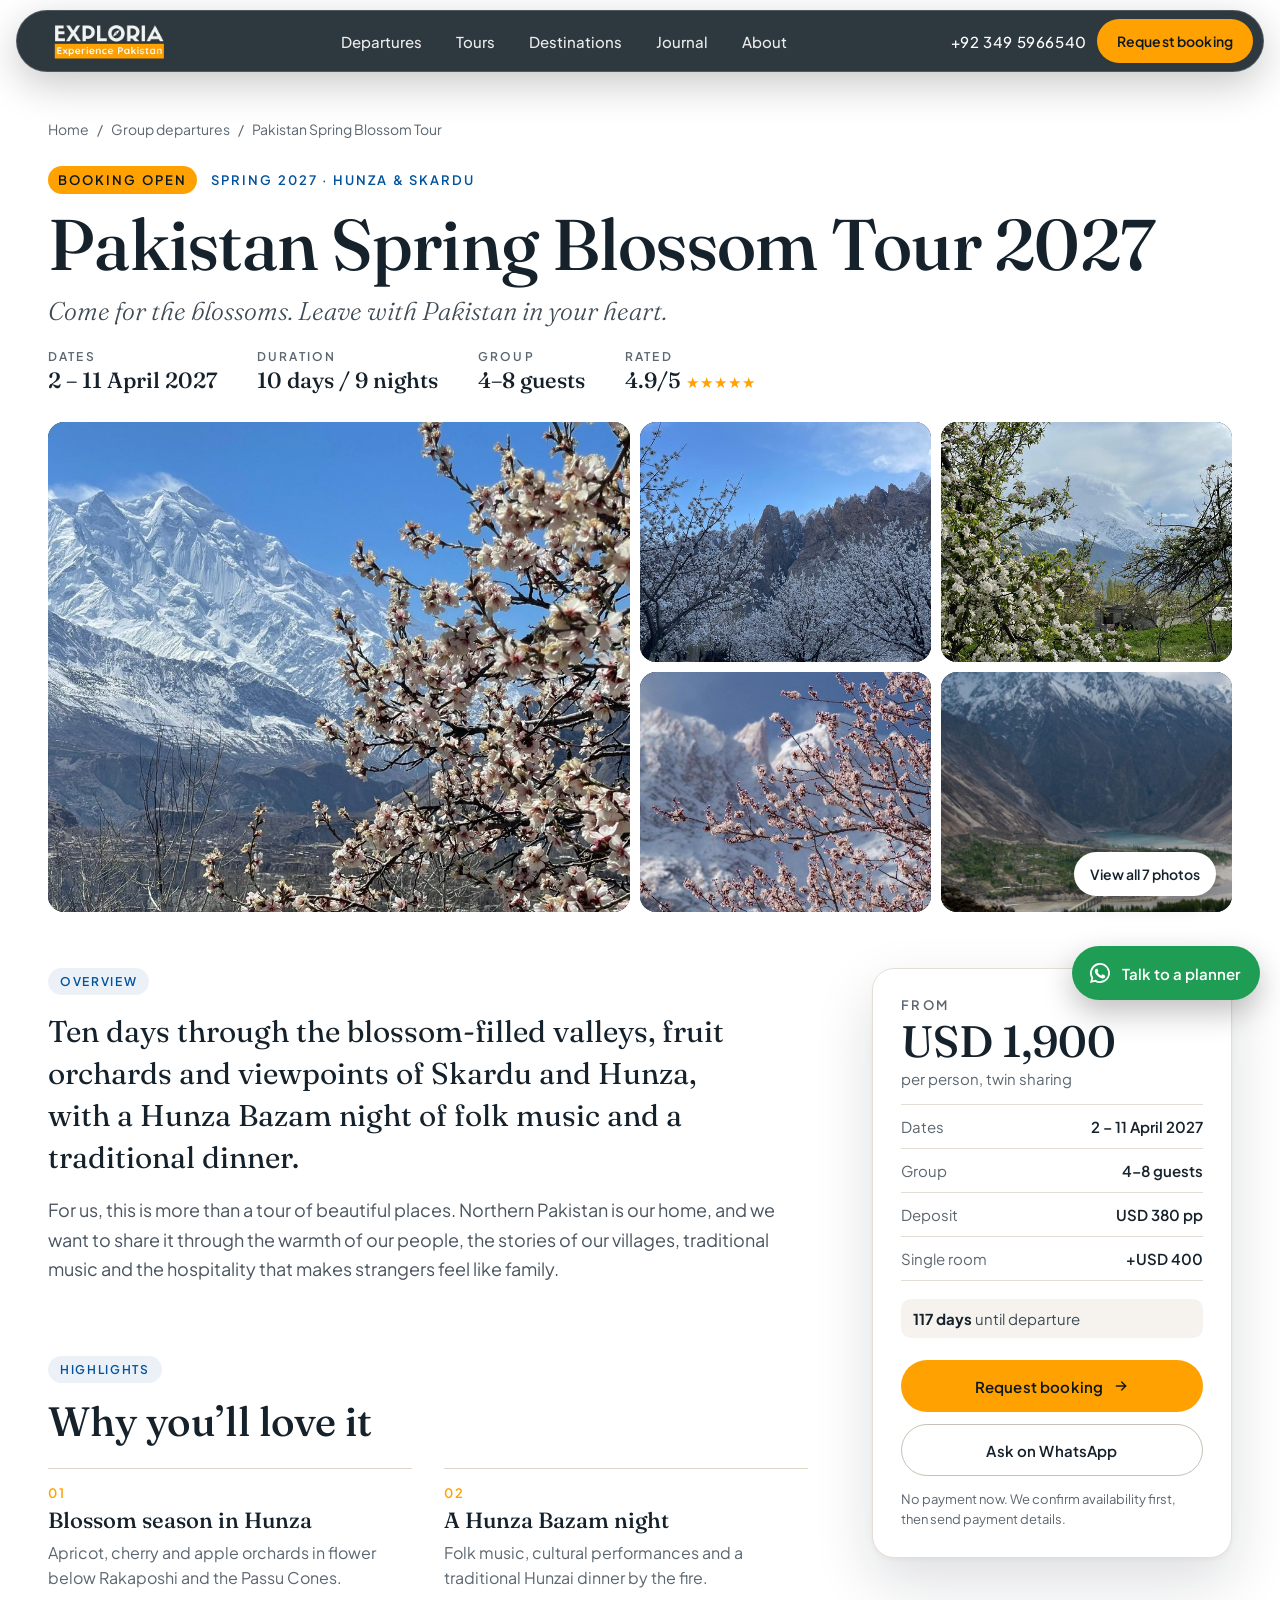
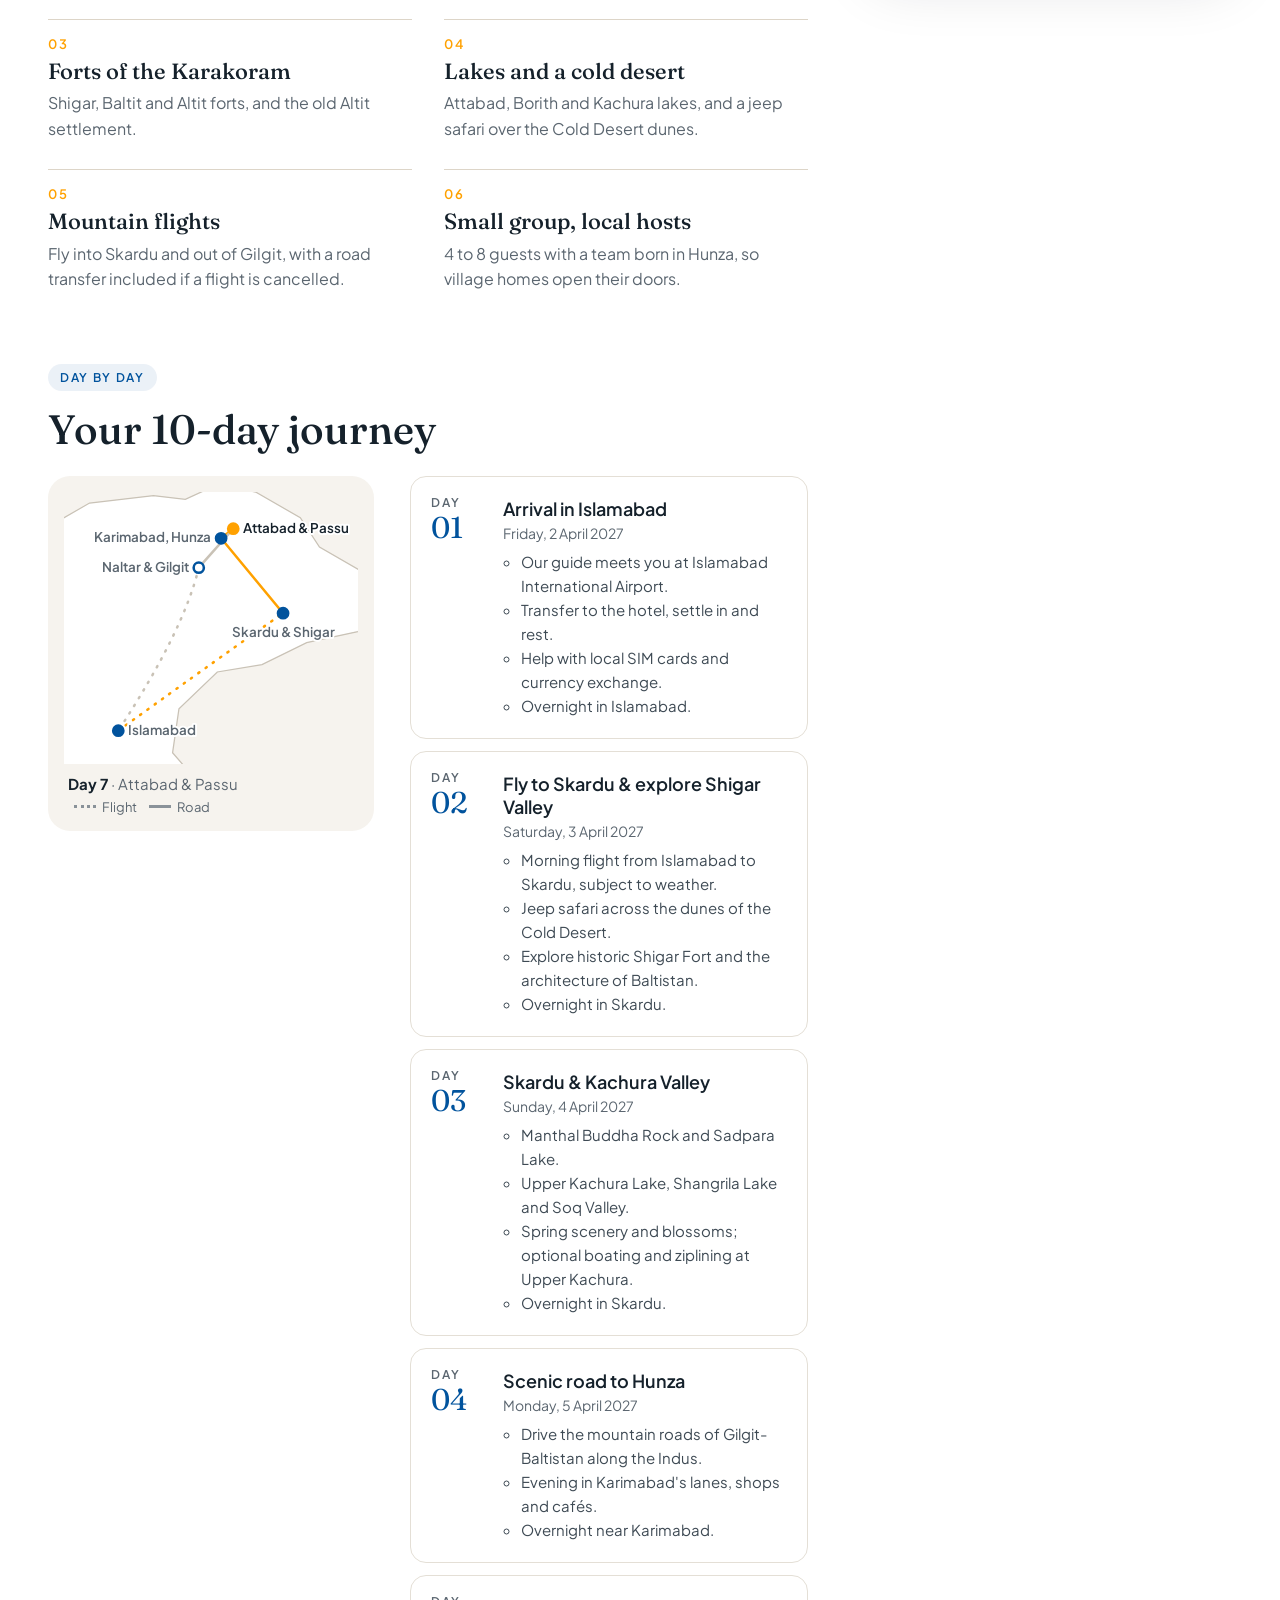
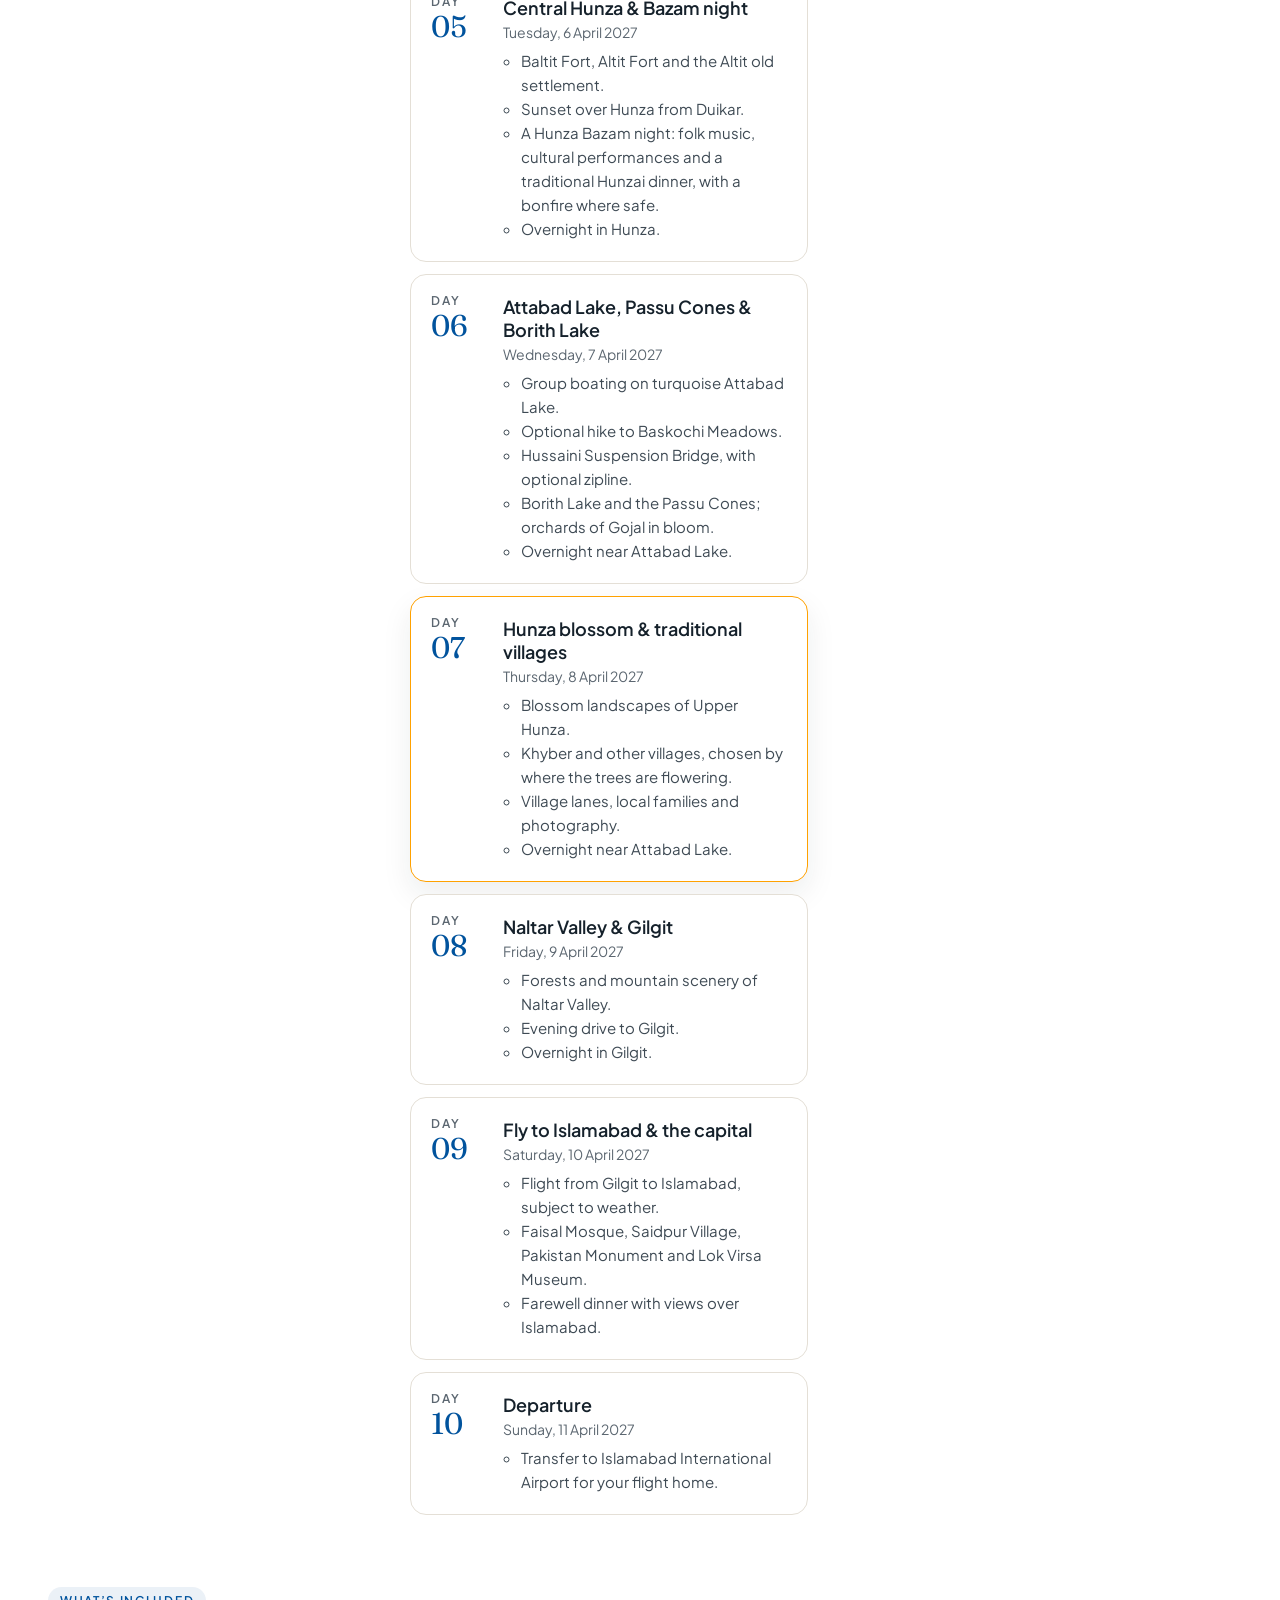
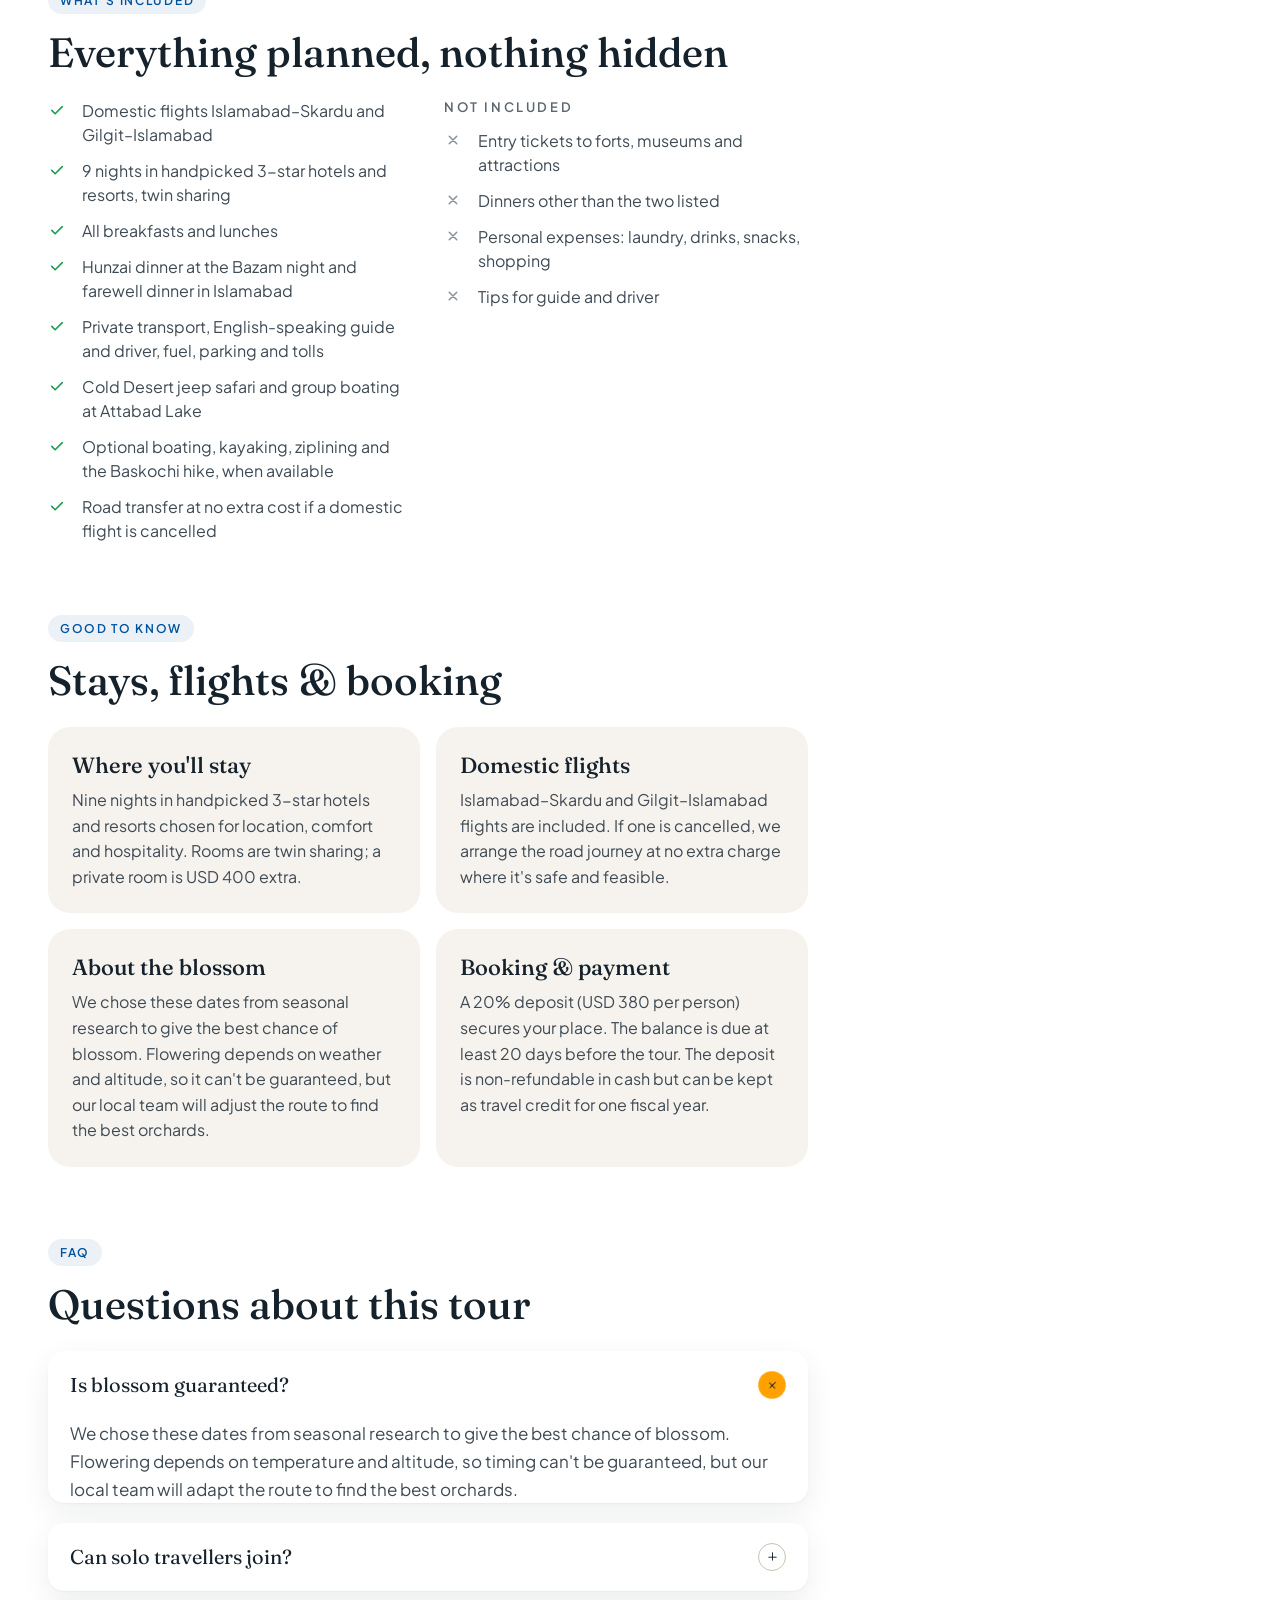
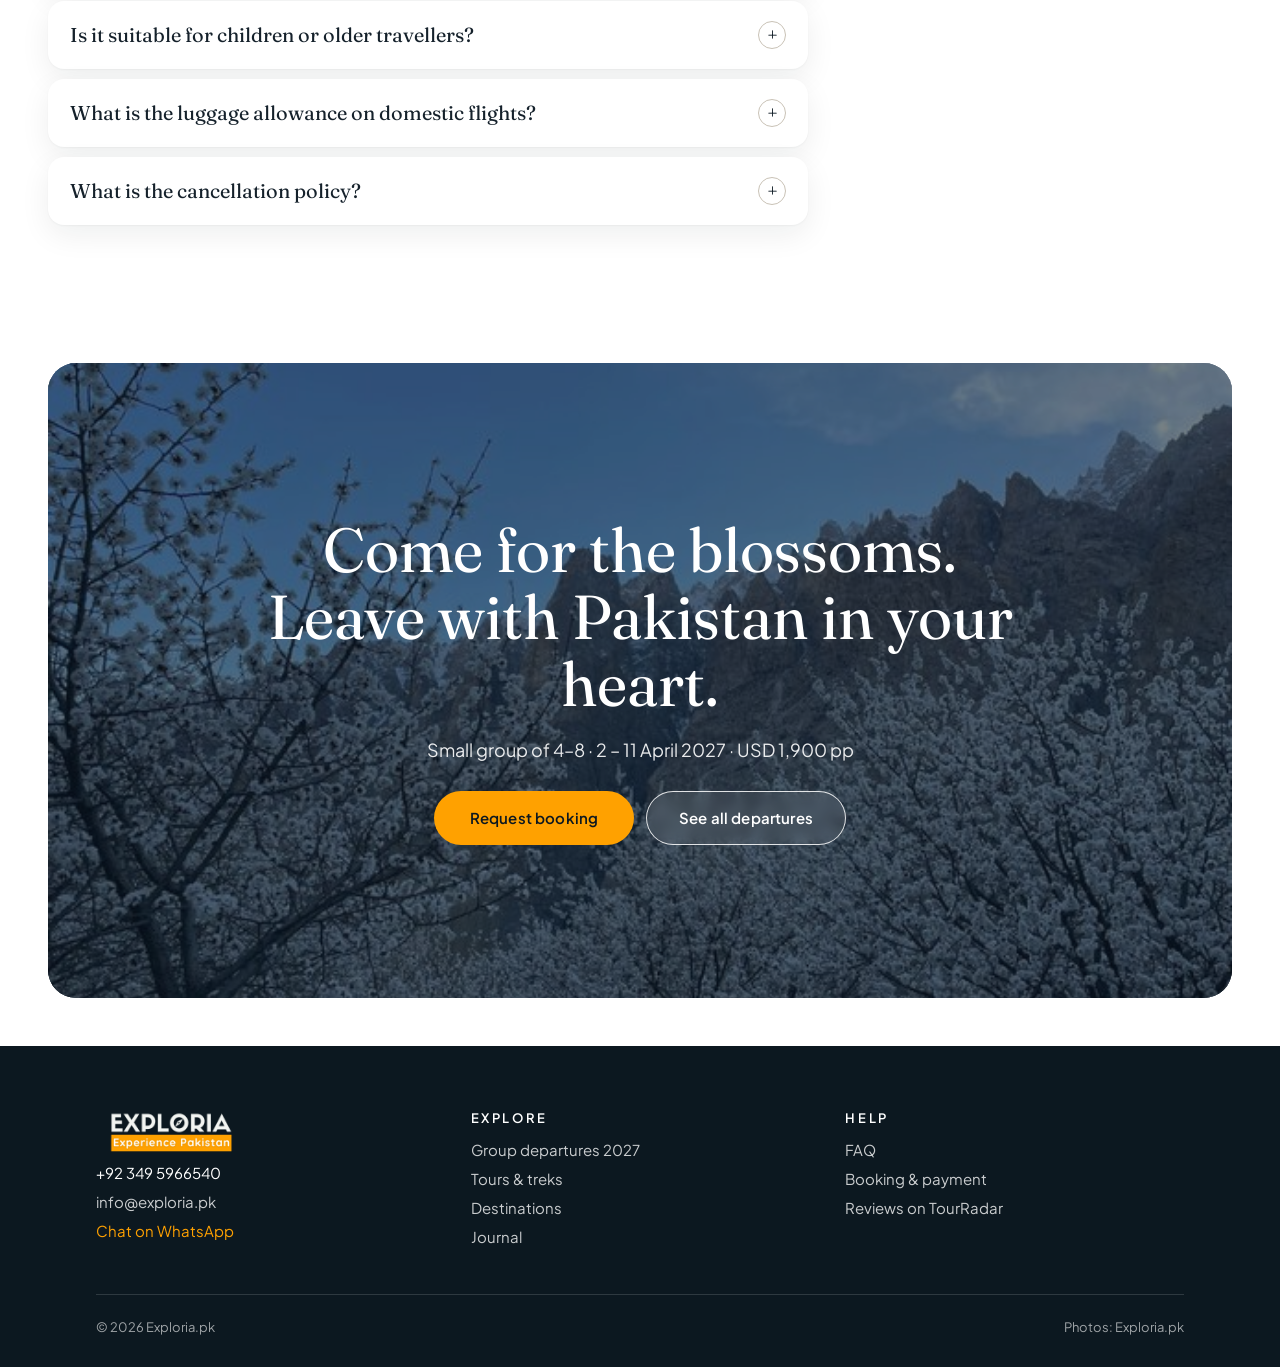
<file: tour.html>
<!doctype html>
<html lang="en">
<head>
<meta charset="utf-8">
<meta name="viewport" content="width=device-width, initial-scale=1">
<title>Group departure — Exploria.pk</title>
<meta name="description" content="Small-group tours of Pakistan with Exploria.pk.">
<link rel="preload" href="/media/fonts/plus-jakarta-sans.woff2" as="font" type="font/woff2" crossorigin>
<link rel="preload" href="/media/fonts/fraunces.woff2" as="font" type="font/woff2" crossorigin>
<link rel="stylesheet" href="/css/site.css">
<link rel="stylesheet" href="/css/tour.css">
</head>
<body class="tour-page">
<script>document.documentElement.classList.add("js")</script>

<div class="progress" id="progress" aria-hidden="true"></div>

<header class="site-head solid" id="top">
  <div class="bar">
    <a class="logo" href="/"><img src="/media/img/exploria-logo-reversed.png" alt="Exploria.pk — Experience Pakistan" width="160" height="46"></a>
    <nav class="nav" aria-label="Main">
      <a href="/#departures">Departures</a>
      <a href="/#tours">Tours</a>
      <a href="/#map">Destinations</a>
      <a href="/#journal">Journal</a>
      <a href="/#why">About</a>
    </nav>
    <div class="head-cta">
      <a class="phone" href="tel:+923495966540">+92 349 5966540</a>
      <a class="btn btn-primary js-book" href="mailto:info@exploria.pk">Request booking</a>
      <button type="button" class="menu-btn" id="menuBtn" aria-expanded="false" aria-controls="menu" aria-label="Open menu">
        <svg width="24" height="24" viewBox="0 0 24 24" fill="none" stroke="currentColor" stroke-width="2" stroke-linecap="round" aria-hidden="true"><path d="M4 7h16M4 12h16M4 17h10"/></svg>
      </button>
    </div>
  </div>
</header>

<div class="menu" id="menu" hidden role="dialog" aria-modal="true" aria-label="Menu">
  <div class="menu-top">
    <img src="/media/img/exploria-logo-reversed.png" alt="Exploria.pk" width="140" height="40">
    <button type="button" class="menu-close" id="menuClose" aria-label="Close menu"><svg width="24" height="24" viewBox="0 0 24 24" fill="none" stroke="currentColor" stroke-width="2" stroke-linecap="round" aria-hidden="true"><path d="M6 6l12 12M18 6 6 18"/></svg></button>
  </div>
  <nav class="menu-links" aria-label="Menu">
    <a href="/"><small>Start here</small>Home</a>
    <a href="/#departures"><small>Small groups</small>2027 departures</a>
    <a href="/#tours"><small>Private &amp; tailor-made</small>Tours &amp; treks</a>
    <a href="/#map"><small>Hunza to the Arabian Sea</small>Destinations</a>
    <a href="/#why"><small>Born in Hunza</small>About Exploria</a>
  </nav>
  <div class="menu-foot">
    <a class="btn btn-primary" href="https://wa.me/923495966540">WhatsApp a planner</a>
    <a href="tel:+923495966540">+92 349 5966540</a>
    <a href="mailto:info@exploria.pk">info@exploria.pk</a>
  </div>
</div>

<main id="tour"></main>

<footer>
  <div class="wrap">
    <div class="foot-grid">
      <div class="c">
        <img src="/media/img/exploria-logo-reversed.png" alt="Exploria.pk" width="150" height="43" style="display:block;width:150px;height:auto">
        <a href="tel:+923495966540" style="color:#FFFFFF">+92 349 5966540</a>
        <a href="mailto:info@exploria.pk">info@exploria.pk</a>
        <a href="https://wa.me/923495966540" style="color:var(--orange)">Chat on WhatsApp</a>
      </div>
      <nav aria-label="Explore"><h4>Explore</h4><a href="/#departures">Group departures 2027</a><a href="/#tours">Tours &amp; treks</a><a href="/#map">Destinations</a><a href="/#journal">Journal</a></nav>
      <nav aria-label="Help"><h4>Help</h4><a href="#faq">FAQ</a><a href="#info">Booking &amp; payment</a><a href="https://www.tourradar.com/o/exploria">Reviews on TourRadar</a></nav>
    </div>
    <div class="foot-base"><span>© 2026 Exploria.pk</span><span>Photos: Exploria.pk</span></div>
  </div>
</footer>

<a class="wa" id="wa" href="https://wa.me/923495966540" aria-label="Chat with a trip planner on WhatsApp">
  <svg width="24" height="24" viewBox="0 0 24 24" fill="currentColor" aria-hidden="true"><path d="M12 2a10 10 0 0 0-8.6 15.1L2 22l5-1.3A10 10 0 1 0 12 2zm0 18.2c-1.5 0-3-.4-4.2-1.2l-.3-.2-3 .8.8-2.9-.2-.3A8.2 8.2 0 1 1 12 20.2zm4.5-6.1c-.2-.1-1.5-.7-1.7-.8-.2-.1-.4-.1-.6.1l-.8 1c-.1.2-.3.2-.5.1a6.7 6.7 0 0 1-3.3-2.9c-.2-.4.2-.4.7-1.3.1-.2 0-.3 0-.4l-.8-1.8c-.2-.5-.4-.4-.6-.4h-.5a1 1 0 0 0-.7.3 3 3 0 0 0-.9 2.2c0 1.3.9 2.5 1.1 2.7.1.2 1.8 2.8 4.4 3.9 1.6.7 2.3.8 3.1.6.5-.1 1.5-.6 1.7-1.2.2-.6.2-1.1.2-1.2-.1-.1-.3-.2-.5-.3z"/></svg>
  <span class="lbl">Talk to a planner</span>
</a>

<dialog class="lightbox" id="lightbox" aria-label="Photo gallery"></dialog>

<script src="/js/data.js"></script>
<script src="/js/common.js"></script>
<script src="/js/tour.js"></script>
</body>
</html>
</file>
<file: css/home.css>
/* =====================================================================
   Exploria homepage — final design (client brief, Nov 2026).
   Editorial luxury look inspired by Black Tomato: full-bleed photography,
   generous white space, quiet monochrome UI with orange used sparingly.
   ===================================================================== */
@font-face{font-family:'Jost';font-style:normal;font-weight:300 600;font-display:swap;src:url(/media/fonts/jost.woff2) format('woff2')}
@font-face{font-family:'Plus Jakarta Sans';font-style:normal;font-weight:400 700;font-display:swap;src:url(/media/fonts/plus-jakarta-sans.woff2) format('woff2')}

:root{
  --ink:#141414; --ink-2:#3A3A38; --muted:#6E6B66; --line:#E3DED5; --paper:#FFFFFF; --ivory:#F6F2EB; --stone:#ECE6DB;
  --night:#0F1418; --orange:#FFA100; --blue:#01539D;
  --display:Jost,'Helvetica Neue',Arial,sans-serif; --sans:'Plus Jakarta Sans','Helvetica Neue',Arial,sans-serif;
  --pad:clamp(20px,4.5vw,64px); --sec:clamp(88px,11vw,150px); --max:1360px;
  --r:4px; --ease:cubic-bezier(.2,.7,.2,1);
}
*{box-sizing:border-box}
html{scroll-behavior:smooth}
body{margin:0;background:var(--paper);color:var(--ink);font-family:var(--sans);font-size:17px;line-height:1.6;-webkit-font-smoothing:antialiased}
img,video{display:block;max-width:100%}
a{color:inherit}
button{font:inherit;color:inherit}
:focus-visible{outline:2px solid var(--orange);outline-offset:3px}
.wrap{max-width:var(--max);margin:0 auto;padding:0 var(--pad)}
.sec{padding:var(--sec) 0}
.ivory{background:var(--ivory)}
.dark{background:var(--night);color:#FFFFFF}
.cover{width:100%;height:100%;object-fit:cover}
.sr{position:absolute;width:1px;height:1px;overflow:hidden;clip:rect(0 0 0 0);white-space:nowrap}

/* type */
.kicker{display:flex;align-items:center;gap:14px;margin:0 0 22px;font-size:12px;font-weight:600;letter-spacing:.24em;text-transform:uppercase;color:var(--muted)}
.kicker b{font-weight:600;color:var(--orange)}
.dark .kicker{color:rgba(255,255,255,.6)}
.title{margin:0;font-family:var(--display);font-weight:400;font-size:clamp(36px,4.6vw,64px);line-height:1.04;letter-spacing:-.015em;text-wrap:balance}
.lead{margin:0;font-size:clamp(17px,1.4vw,19px);line-height:1.7;color:var(--ink-2);text-wrap:pretty}
.dark .lead{color:rgba(255,255,255,.75)}
.sec-head{display:flex;flex-wrap:wrap;align-items:flex-end;justify-content:space-between;gap:24px 48px;margin-bottom:clamp(36px,4vw,56px)}
.sec-head>div{max-width:760px}
.sec-head .lead{margin-top:18px}

/* buttons & links */
.btn{display:inline-flex;align-items:center;justify-content:center;gap:12px;min-height:52px;padding:0 30px;border:1px solid var(--ink);border-radius:0;background:var(--ink);color:#FFFFFF;font-size:13px;font-weight:600;letter-spacing:.18em;text-transform:uppercase;text-decoration:none;cursor:pointer;transition:background .25s,color .25s,border-color .25s}
.btn:hover{background:transparent;color:var(--ink)}
.btn-light{background:#FFFFFF;border-color:#FFFFFF;color:var(--ink)}
.btn-light:hover{background:transparent;color:#FFFFFF}
.btn-ghost{background:transparent;color:var(--ink)}
.btn-ghost:hover{background:var(--ink);color:#FFFFFF}
.btn-ghost-light{background:transparent;border-color:rgba(255,255,255,.7);color:#FFFFFF}
.btn-ghost-light:hover{background:#FFFFFF;color:var(--ink);border-color:#FFFFFF}
.more{display:inline-flex;align-items:center;gap:12px;padding-bottom:6px;border-bottom:1px solid currentColor;font-size:13px;font-weight:600;letter-spacing:.18em;text-transform:uppercase;text-decoration:none;white-space:nowrap}
.more svg{transition:transform .3s var(--ease)}
.more:hover svg{transform:translateX(5px)}
.arrows{display:flex;gap:10px}
.arw{display:inline-flex;align-items:center;justify-content:center;width:52px;height:52px;padding:0;border:1px solid var(--line);border-radius:50%;background:transparent;cursor:pointer;transition:border-color .2s,background .2s}
.arw:hover{border-color:var(--ink)}
.dark .arw{border-color:rgba(255,255,255,.25)}
.dark .arw:hover{border-color:#FFFFFF}
.zoom{transition:transform 1.1s var(--ease)}
.ph:hover .zoom{transform:scale(1.04)}

/* ---------------- header ---------------- */
.progress{position:fixed;top:0;left:0;width:100%;height:2px;transform-origin:0 50%;transform:scaleX(0);background:var(--orange);z-index:60}
.site-head{position:fixed;top:0;left:0;right:0;z-index:50;color:#FFFFFF;transition:background .35s,color .35s,transform .4s var(--ease),box-shadow .35s}
.site-head .bar{max-width:1600px;margin:0 auto;padding:22px var(--pad);display:flex;align-items:center;gap:32px;transition:padding .35s}
.site-head.solid{background:#FFFFFF;color:var(--ink);box-shadow:0 1px 0 var(--line)}
.site-head.solid .bar{padding-top:14px;padding-bottom:14px}
.site-head.hide{transform:translateY(-100%)}
.logo{flex:none;line-height:0}
.logo img{width:150px;height:auto}
.logo .dark-logo{display:none}
.site-head.solid .logo .light-logo{display:none}
.site-head.solid .logo .dark-logo{display:block}
.nav{display:flex;gap:30px;margin:0 auto;font-size:12px;font-weight:600;letter-spacing:.2em;text-transform:uppercase}
.nav a{position:relative;padding:6px 0;text-decoration:none}
.nav a::after{content:"";position:absolute;left:0;right:0;bottom:0;height:1px;background:currentColor;transform:scaleX(0);transform-origin:left;transition:transform .3s var(--ease)}
.nav a:hover::after{transform:scaleX(1)}
.head-cta{display:flex;align-items:center;gap:22px;flex:none;margin-left:auto}
.head-cta .phone{font-size:14px;font-weight:500;letter-spacing:.04em;text-decoration:none}
.head-cta .btn{min-height:44px;padding:0 22px;font-size:12px}
.site-head:not(.solid) .head-cta .btn{background:#FFFFFF;border-color:#FFFFFF;color:var(--ink)}
.site-head:not(.solid) .head-cta .btn:hover{background:transparent;color:#FFFFFF}
.menu-btn{display:none;width:44px;height:44px;padding:0;align-items:center;justify-content:center;border:1px solid currentColor;border-radius:50%;background:transparent;cursor:pointer}
.menu{position:fixed;inset:0;z-index:70;display:flex;flex-direction:column;padding:20px var(--pad) 32px;background:var(--night);color:#FFFFFF;overflow-y:auto}
.menu[hidden]{display:none}
.menu-top{display:flex;align-items:center;justify-content:space-between}
.menu-top img{width:140px}
.menu-close{width:44px;height:44px;border:1px solid rgba(255,255,255,.4);border-radius:50%;background:transparent;color:#FFFFFF;cursor:pointer;display:inline-flex;align-items:center;justify-content:center}
.menu-links{display:flex;flex-direction:column;margin:32px 0}
.menu-links a{padding:14px 0;border-bottom:1px solid rgba(255,255,255,.12);font-family:var(--display);font-size:30px;line-height:1.15;text-decoration:none}
.menu-links a:hover{color:var(--orange)}
.menu-foot{margin-top:auto;display:flex;flex-direction:column;gap:12px}
.menu-foot a{text-decoration:none;color:rgba(255,255,255,.8)}
html.menu-open{overflow:hidden}

/* ---------------- 01 hero ---------------- */
.hero{position:relative;min-height:max(700px,100svh);display:flex;flex-direction:column;justify-content:flex-end;color:#FFFFFF;background:var(--night);overflow:hidden}
.hero video,.hero .poster{position:absolute;inset:0;width:100%;height:100%;object-fit:cover}
.hero .veil{position:absolute;inset:0;background:linear-gradient(180deg,rgba(10,12,14,.55) 0%,rgba(10,12,14,.15) 35%,rgba(10,12,14,.25) 60%,rgba(10,12,14,.8) 100%)}
.hero-in{position:relative;width:100%;max-width:1600px;margin:0 auto;padding:180px var(--pad) 56px}
.hero h1{margin:0;max-width:15ch;font-family:var(--display);font-weight:400;font-size:clamp(44px,6.4vw,100px);line-height:1;letter-spacing:-.02em;text-wrap:balance}
.hero-sub{margin:28px 0 0;max-width:560px;font-size:clamp(17px,1.4vw,20px);line-height:1.6;color:rgba(255,255,255,.88)}
.hero-cta{display:flex;flex-wrap:wrap;gap:12px;margin-top:40px}
.hero-foot{display:flex;flex-wrap:wrap;align-items:center;justify-content:space-between;gap:20px 40px;margin-top:72px;padding-top:26px;border-top:1px solid rgba(255,255,255,.25)}
.proof{display:flex;flex-wrap:wrap;align-items:center;gap:14px 36px;margin:0;padding:0;list-style:none;font-size:14px;color:rgba(255,255,255,.88)}
.proof li{display:flex;align-items:center;gap:10px}
.proof b{font-family:var(--display);font-weight:500;font-size:24px;color:#FFFFFF}
.proof .stars{color:var(--orange);letter-spacing:.1em}
.hero-cap{margin:0;font-size:12px;letter-spacing:.2em;text-transform:uppercase;color:rgba(255,255,255,.7)}

/* ---------------- 02 our story ---------------- */
.story{display:grid;grid-template-columns:minmax(0,1.05fr) minmax(0,1fr);gap:clamp(40px,6vw,110px);align-items:center}
.story-media{position:relative;padding-bottom:16%}
.story-main{position:relative;aspect-ratio:4/3;overflow:hidden}
.story-side{position:absolute;right:-6%;bottom:0;width:42%;aspect-ratio:3/4;overflow:hidden;border:10px solid var(--paper);box-shadow:0 30px 60px rgba(0,0,0,.15)}
.story-cap{margin:18px 0 0;max-width:52%;font-size:14px;line-height:1.55;color:var(--muted)}
.story-cap b{color:var(--ink);font-weight:600}
.story-text p{margin:0 0 20px;font-size:17px;line-height:1.75;color:var(--ink-2)}
.story-text .big{font-family:var(--display);font-size:clamp(22px,2vw,28px);line-height:1.4;color:var(--ink)}
.story-text .sign{margin:30px 0 34px;font-family:var(--display);font-size:clamp(26px,2.4vw,34px);color:var(--ink)}
.story-text .sign b{color:var(--orange);font-weight:500}
.story-facts{display:flex;flex-wrap:wrap;gap:16px 44px;margin:0 0 36px;padding:24px 0;border-top:1px solid var(--line);border-bottom:1px solid var(--line);list-style:none}
.story-facts li{display:flex;flex-direction:column}
.story-facts b{font-family:var(--display);font-weight:400;font-size:36px;line-height:1.1}
.story-facts span{font-size:13px;color:var(--muted)}

/* ---------------- 03 trust ---------------- */
.trust{display:grid;grid-template-columns:340px minmax(0,1fr);gap:clamp(32px,5vw,80px);align-items:start}
.score{position:sticky;top:110px;padding:36px 32px;background:var(--paper);border:1px solid var(--line)}
.score-top{display:flex;align-items:center;gap:16px}
.score-top img{width:130px}
.score-big{margin:22px 0 4px;font-family:var(--display);font-size:72px;line-height:1}
.score-big small{font-size:24px;color:var(--muted)}
.score .stars{color:var(--orange);font-size:18px;letter-spacing:.12em}
.score-note{margin:6px 0 22px;font-size:14px;color:var(--muted)}
.score dl{margin:0 0 26px;display:grid;gap:10px}
.score dl div{display:grid;grid-template-columns:110px 1fr 36px;align-items:center;gap:12px;font-size:14px}
.score dt{color:var(--ink-2)}
.score dd{margin:0;text-align:right;font-weight:600}
.meter{height:3px;background:var(--stone)}
.meter i{display:block;height:100%;background:var(--ink)}
.rv-wrap{min-width:0}
.rv-track{display:grid;grid-auto-flow:column;grid-auto-columns:calc((100% - 20px)/2);gap:20px;overflow-x:auto;scroll-snap-type:x mandatory;scrollbar-width:none;padding-bottom:4px}
.rv-track::-webkit-scrollbar{display:none}
.rv{display:flex;flex-direction:column;gap:18px;padding:34px 32px;background:var(--paper);border:1px solid var(--line);scroll-snap-align:start}
.rv-stars{color:var(--orange);letter-spacing:.12em}
.rv-trip{margin:0;font-size:12px;font-weight:600;letter-spacing:.16em;text-transform:uppercase;color:var(--muted)}
.rv blockquote{margin:0;font-family:var(--display);font-size:20px;line-height:1.5;color:var(--ink);display:-webkit-box;-webkit-line-clamp:7;-webkit-box-orient:vertical;overflow:hidden}
.rv.open blockquote{-webkit-line-clamp:unset;display:block}
.rv-more{align-self:flex-start;padding:0;border:0;background:none;font-size:14px;font-weight:600;text-decoration:underline;text-underline-offset:4px;cursor:pointer}
.rv-who{display:flex;align-items:center;gap:14px;margin-top:auto;padding-top:18px;border-top:1px solid var(--line)}
.rv-av{display:inline-flex;align-items:center;justify-content:center;width:44px;height:44px;border-radius:50%;background:var(--stone);font-weight:600}
.rv-who b{display:block;font-size:15px}
.rv-who span{font-size:13px;color:var(--muted)}
.rv-nav{display:flex;align-items:center;justify-content:space-between;gap:20px;margin-top:28px}
.dots{display:flex;gap:8px}
.dots button{width:28px;height:20px;padding:0;border:0;background:linear-gradient(var(--line),var(--line)) center/100% 2px no-repeat;cursor:pointer}
.dots button.on{background-image:linear-gradient(var(--ink),var(--ink))}
.assoc{margin-top:clamp(64px,8vw,110px);padding-top:clamp(40px,5vw,56px);border-top:1px solid var(--line)}
.assoc-head{display:flex;flex-wrap:wrap;align-items:baseline;justify-content:space-between;gap:12px 32px;margin-bottom:34px}
.assoc-head h3{margin:0;font-family:var(--display);font-weight:400;font-size:clamp(26px,2.4vw,34px)}
.assoc-head p{margin:0;font-size:15px;color:var(--muted)}
.logos{display:grid;grid-template-columns:repeat(5,minmax(0,1fr));gap:16px;margin:0;padding:0;list-style:none}
.logos li{display:flex;flex-direction:column;align-items:center;justify-content:flex-start;gap:14px;padding:26px 18px 22px;background:var(--paper);border:1px solid var(--line);text-align:center}
.logos img{height:84px;width:auto;max-width:100%;object-fit:contain}
.logos b{font-size:14px;font-weight:600;line-height:1.35}
.logos span{display:block;margin-top:2px;font-size:13px;font-weight:400;color:var(--muted)}
.fair{display:grid;grid-template-columns:minmax(0,.8fr) minmax(0,1.2fr);gap:0;margin-top:20px;background:var(--night);color:#FFFFFF}
.fair-img{position:relative;min-height:320px;overflow:hidden}
.fair-img img{position:absolute;inset:0;object-position:50% 30%}
.fair-in{display:flex;flex-direction:column;justify-content:center;gap:16px;padding:clamp(32px,4vw,56px)}
.fair-in h3{margin:0;font-family:var(--display);font-weight:400;font-size:clamp(26px,2.4vw,36px);line-height:1.15}
.fair-in p{margin:0;color:rgba(255,255,255,.75)}

/* ---------------- 04 travel guide ---------------- */
.guide{position:relative;overflow:hidden;color:#FFFFFF;background:var(--night)}
.guide>img{position:absolute;inset:0;width:100%;height:100%;object-fit:cover}
.guide .veil{position:absolute;inset:0;background:linear-gradient(90deg,rgba(10,12,14,.88) 0%,rgba(10,12,14,.65) 48%,rgba(10,12,14,.15) 100%)}
.guide-in{position:relative;display:grid;grid-template-columns:minmax(0,1.1fr) minmax(0,.9fr);gap:clamp(32px,5vw,80px);align-items:center;padding-top:var(--sec);padding-bottom:var(--sec)}
.guide h2{margin:0;font-family:var(--display);font-weight:400;font-size:clamp(40px,5.4vw,80px);line-height:1;letter-spacing:-.015em;text-transform:uppercase}
.guide .lead{margin-top:22px;color:rgba(255,255,255,.85)}
.chapters{columns:2;column-gap:32px;margin:34px 0 40px;padding:0;list-style:none;counter-reset:ch}
.chapters li{break-inside:avoid;display:flex;gap:12px;padding:11px 0;border-bottom:1px solid rgba(255,255,255,.18);font-size:15px;counter-increment:ch}
.chapters li::before{content:counter(ch,decimal-leading-zero);color:var(--orange);font-weight:600;font-size:13px;padding-top:2px}
.guide-card{padding:clamp(28px,3vw,40px);background:rgba(255,255,255,.08);border:1px solid rgba(255,255,255,.2);backdrop-filter:blur(12px)}
.guide-card h3{margin:0 0 10px;font-family:var(--display);font-weight:400;font-size:28px;line-height:1.15}
.guide-card p{margin:0 0 22px;font-size:15px;color:rgba(255,255,255,.75)}
.field{display:flex;flex-direction:column;gap:10px}
.field input{min-height:52px;padding:0 16px;border:1px solid rgba(255,255,255,.4);border-radius:0;background:transparent;color:#FFFFFF;font:inherit;font-size:16px}
.field input::placeholder{color:rgba(255,255,255,.55)}
.field-light input{border-color:var(--line);color:var(--ink)}
.field-light input::placeholder{color:var(--muted)}
.fine{margin:12px 0 0;font-size:12px;color:rgba(255,255,255,.55)}
.thanks{margin:0;font-weight:600;color:var(--orange)}

/* ---------------- 05 start your journey ---------------- */
.tabs{display:flex;gap:clamp(18px,3vw,44px);margin-bottom:36px;border-bottom:1px solid var(--line);overflow-x:auto;scrollbar-width:none}
.tabs::-webkit-scrollbar{display:none}
.tabs button{flex:none;padding:0 0 18px;border:0;border-bottom:2px solid transparent;margin-bottom:-1px;background:none;font-size:13px;font-weight:600;letter-spacing:.2em;text-transform:uppercase;color:var(--muted);cursor:pointer;transition:color .2s,border-color .2s}
.tabs button:hover{color:var(--ink)}
.tabs button[aria-selected="true"]{color:var(--ink);border-color:var(--ink)}
.tiles{display:grid;grid-template-columns:repeat(5,minmax(0,1fr));gap:14px}
.tiles.n4{grid-template-columns:repeat(4,minmax(0,1fr))}
.tile{position:relative;display:block;aspect-ratio:3/4.2;overflow:hidden;background:var(--night);color:#FFFFFF;text-decoration:none;animation:rise .55s var(--ease) both}
.tile:nth-child(2){animation-delay:.05s}.tile:nth-child(3){animation-delay:.1s}.tile:nth-child(4){animation-delay:.15s}.tile:nth-child(5){animation-delay:.2s}
@keyframes rise{from{opacity:0;transform:translateY(14px)}to{opacity:1;transform:none}}
.tile img{position:absolute;inset:0}
.tile .shade{position:absolute;inset:0;background:linear-gradient(180deg,rgba(0,0,0,0) 40%,rgba(0,0,0,.78) 100%);transition:background .4s}
.tile:hover .shade{background:linear-gradient(180deg,rgba(0,0,0,.1) 20%,rgba(0,0,0,.85) 100%)}
.tile-in{position:absolute;left:22px;right:22px;bottom:22px;display:flex;flex-direction:column;gap:8px}
.tile-in small{font-size:11px;font-weight:600;letter-spacing:.2em;text-transform:uppercase;color:rgba(255,255,255,.75)}
.tile-in b{font-family:var(--display);font-weight:400;font-size:clamp(22px,1.8vw,28px);line-height:1.1}
.tile-in span{max-height:0;opacity:0;overflow:hidden;font-size:14px;line-height:1.5;color:rgba(255,255,255,.85);transition:max-height .45s var(--ease),opacity .35s}
.tile:hover .tile-in span,.tile:focus-visible .tile-in span{max-height:90px;opacity:1}
@media (hover:none){.tile-in span{max-height:none;opacity:1}}

/* ---------------- 06 signature experiences ---------------- */
.sx-track{display:grid;grid-auto-flow:column;grid-auto-columns:calc((100% - 48px)/3);gap:24px;overflow-x:auto;scroll-snap-type:x mandatory;scrollbar-width:none;padding-bottom:6px}
.sx-track::-webkit-scrollbar{display:none}
.sx{display:flex;flex-direction:column;gap:18px;text-decoration:none;scroll-snap-align:start}
.sx-img{position:relative;aspect-ratio:4/5;overflow:hidden;background:var(--night)}
.sx-img img{position:absolute;inset:0}
.sx-badge{position:absolute;top:16px;left:16px;padding:7px 12px;background:#FFFFFF;color:var(--ink);font-size:11px;font-weight:600;letter-spacing:.16em;text-transform:uppercase}
.sx-badge.hot{background:var(--orange)}
.sx-meta{margin:0;font-size:12px;font-weight:600;letter-spacing:.18em;text-transform:uppercase;color:var(--muted)}
.sx h3{margin:-6px 0 0;font-family:var(--display);font-weight:400;font-size:clamp(24px,2vw,30px);line-height:1.15}
.sx p{margin:-4px 0 0;font-size:15px;line-height:1.6;color:var(--ink-2)}
.sx-foot{display:flex;justify-content:space-between;align-items:center;gap:12px;padding-top:14px;border-top:1px solid var(--line);font-size:14px}
.sx-foot b{font-weight:600}
.sx:hover h3{text-decoration:underline;text-underline-offset:6px;text-decoration-thickness:1px}

/* ---------------- 07 traveller stories ---------------- */
.stories{display:grid;grid-template-columns:minmax(0,.85fr) minmax(0,1.15fr);gap:clamp(32px,6vw,100px);align-items:center}
.st-img{position:relative;aspect-ratio:4/5;overflow:hidden}
.st-img img{position:absolute;inset:0;transition:opacity .6s}
.st-quote{position:relative}
.st-mark{font-family:Georgia,serif;font-size:120px;line-height:.6;color:var(--orange)}
.st-text{margin:24px 0 0;font-family:var(--display);font-weight:400;font-size:clamp(24px,2.3vw,34px);line-height:1.38;letter-spacing:-.005em;min-height:7.5em;transition:opacity .35s}
.st-who{margin:28px 0 0;display:flex;flex-direction:column;gap:2px;transition:opacity .35s}
.st-who b{font-size:16px}
.st-who span{font-size:14px;color:rgba(255,255,255,.6)}
.st-pick{display:flex;flex-wrap:wrap;gap:8px;margin-top:44px}
.st-pick button{min-height:40px;padding:0 16px;border:1px solid rgba(255,255,255,.25);border-radius:999px;background:transparent;color:rgba(255,255,255,.8);font-size:14px;cursor:pointer;transition:all .2s}
.st-pick button:hover{border-color:#FFFFFF;color:#FFFFFF}
.st-pick button[aria-pressed="true"]{background:#FFFFFF;border-color:#FFFFFF;color:var(--ink)}
.fade{opacity:0}

/* ---------------- 08 featured journeys ---------------- */
.journeys{border-top:1px solid var(--ink)}
.jr{display:grid;grid-template-columns:150px 260px minmax(0,1fr) auto;gap:clamp(20px,3vw,48px);align-items:center;padding:30px 0;border-bottom:1px solid var(--line)}
.jr-date{display:flex;flex-direction:column;line-height:1}
.jr-date b{font-family:var(--display);font-weight:400;font-size:56px}
.jr-date span{margin-top:6px;font-size:12px;font-weight:600;letter-spacing:.2em;text-transform:uppercase;color:var(--muted)}
.jr-img{position:relative;aspect-ratio:16/10;overflow:hidden;background:var(--night)}
.jr-img img{position:absolute;inset:0}
.jr-body h3{margin:0;font-family:var(--display);font-weight:400;font-size:clamp(26px,2.4vw,36px);line-height:1.1}
.jr-body p{margin:10px 0 0;font-size:15px;color:var(--ink-2)}
.jr-tags{display:flex;flex-wrap:wrap;gap:8px 18px;margin-top:14px;padding:0;list-style:none;font-size:13px;color:var(--muted)}
.jr-tags li::before{content:"— ";color:var(--orange)}
.jr-side{display:flex;flex-direction:column;align-items:flex-end;gap:14px;text-align:right}
.jr-price{font-family:var(--display);font-size:28px;line-height:1}
.jr-price small{display:block;margin-top:4px;font-family:var(--sans);font-size:12px;color:var(--muted)}
.jr.soon .jr-date b{color:var(--muted)}
.jr.soon .jr-img img{filter:grayscale(.3)}
.status{display:inline-block;padding:5px 10px;font-size:11px;font-weight:600;letter-spacing:.16em;text-transform:uppercase;background:var(--orange);color:var(--ink)}
.status.tba{background:var(--stone)}

/* ---------------- 10 journal ---------------- */
.journal{display:grid;grid-template-columns:repeat(2,minmax(0,1fr));gap:clamp(24px,3vw,40px)}
.post{display:flex;flex-direction:column;gap:18px;text-decoration:none}
.post-img{position:relative;aspect-ratio:16/10;overflow:hidden;background:var(--night)}
.post-img img{position:absolute;inset:0}
.post small{font-size:12px;font-weight:600;letter-spacing:.2em;text-transform:uppercase;color:var(--muted)}
.post h3{margin:-6px 0 0;font-family:var(--display);font-weight:400;font-size:clamp(26px,2.4vw,34px);line-height:1.15}
.post p{margin:-4px 0 0;color:var(--ink-2)}
.post:hover h3{text-decoration:underline;text-underline-offset:6px;text-decoration-thickness:1px}

/* ---------------- closing + footer ---------------- */
.close{position:relative;overflow:hidden;color:#FFFFFF;text-align:center;background:var(--night)}
.close>img{position:absolute;inset:0;width:100%;height:100%;object-fit:cover}
.close .veil{position:absolute;inset:0;background:rgba(10,12,14,.55)}
.close-in{position:relative;max-width:820px;margin:0 auto;padding:clamp(120px,14vw,200px) var(--pad);display:flex;flex-direction:column;align-items:center;gap:26px}
.close h2{margin:0;font-family:var(--display);font-weight:400;font-size:clamp(40px,5.4vw,78px);line-height:1.02;letter-spacing:-.015em}
.close p{margin:0;font-size:18px;color:rgba(255,255,255,.85)}
footer{background:var(--night);color:rgba(255,255,255,.72);font-size:15px}
.foot-top{display:grid;grid-template-columns:minmax(0,1.3fr) repeat(4,minmax(0,1fr));gap:40px;padding-top:80px;padding-bottom:56px}
.foot-brand img{width:160px;margin-bottom:22px}
.foot-brand p{margin:0 0 22px;max-width:320px;line-height:1.65}
.foot-brand .field{flex-direction:row}
.foot-brand .field input{flex:1;min-width:0}
.foot-brand .btn{min-height:52px;padding:0 18px}
footer h4{margin:0 0 18px;font-size:12px;font-weight:600;letter-spacing:.22em;text-transform:uppercase;color:#FFFFFF}
footer nav{display:flex;flex-direction:column;gap:11px}
footer nav a,.foot-contact a{text-decoration:none}
footer nav a:hover,.foot-contact a:hover{color:#FFFFFF}
.foot-contact{display:flex;flex-direction:column;gap:11px}
.foot-badges{display:flex;flex-wrap:wrap;align-items:center;justify-content:space-between;gap:24px;padding-top:28px;padding-bottom:28px;border-top:1px solid rgba(255,255,255,.12)}
.foot-badges ul{display:flex;flex-wrap:wrap;align-items:center;gap:12px;margin:0;padding:0;list-style:none}
.foot-badges li{display:flex;align-items:center;justify-content:center;height:46px;padding:6px 10px;background:#FFFFFF;border-radius:3px}
.foot-badges li img{height:100%;width:auto}
.foot-badges small{font-size:12px;letter-spacing:.16em;text-transform:uppercase;margin-right:6px}
.foot-base{display:flex;flex-wrap:wrap;justify-content:space-between;gap:12px 32px;padding-top:24px;padding-bottom:32px;border-top:1px solid rgba(255,255,255,.12);font-size:13px;color:rgba(255,255,255,.5)}
.foot-base a{text-decoration:none}
.wa{position:fixed;right:22px;bottom:22px;z-index:40;display:inline-flex;align-items:center;justify-content:center;width:58px;height:58px;border-radius:50%;background:#1F9D55;color:#FFFFFF;box-shadow:0 12px 30px rgba(0,0,0,.25);transform:translateY(120px);transition:transform .45s var(--ease)}
.wa.show{transform:none}

/* ---------------- responsive ---------------- */
@media (max-width:1180px){
  .nav{display:none}
  .menu-btn{display:inline-flex}
  .tiles{grid-template-columns:repeat(3,minmax(0,1fr))}
  .tiles.n4{grid-template-columns:repeat(2,minmax(0,1fr))}
  .logos{grid-template-columns:repeat(3,minmax(0,1fr))}
  .foot-top{grid-template-columns:repeat(2,minmax(0,1fr))}
  .foot-brand{grid-column:1/-1}
  .jr{grid-template-columns:110px 200px minmax(0,1fr)}
  .jr-side{grid-column:2/-1;flex-direction:row;align-items:center;justify-content:space-between;text-align:left}
}
@media (max-width:960px){
  .story,.trust,.guide-in,.stories,.fair{grid-template-columns:1fr}
  .score{position:static}
  .rv-track{grid-auto-columns:88%}
  .sx-track{grid-auto-columns:72%}
  .story-media{max-width:640px}
  .st-img{aspect-ratio:16/10}
  .st-text{min-height:0}
}
@media (max-width:700px){
  .head-cta .phone,.head-cta .btn{display:none}
  .hero-in{padding-bottom:36px}
  .hero-foot{margin-top:48px}
  .proof{gap:10px 24px}
  .tiles,.tiles.n4{grid-template-columns:repeat(2,minmax(0,1fr));gap:10px}
  .tile{aspect-ratio:3/4}
  .tile-in{left:14px;right:14px;bottom:14px}
  .tile-in span{display:none}
  .logos{grid-template-columns:repeat(2,minmax(0,1fr))}
  .logos img{height:64px}
  .chapters{columns:1}
  .sx-track{grid-auto-columns:84%}
  .journal{grid-template-columns:1fr}
  .jr{grid-template-columns:1fr;gap:16px}
  .jr-date{flex-direction:row;align-items:baseline;gap:12px}
  .jr-date b{font-size:40px}
  .jr-side{grid-column:auto}
  .story-side{width:46%;right:0}
  .story-cap{max-width:50%}
  .foot-top{grid-template-columns:1fr 1fr;gap:32px}
  .foot-brand .field{flex-direction:column}
}
@media (prefers-reduced-motion:reduce){
  html{scroll-behavior:auto}
  *,*::before,*::after{animation:none !important;transition:none !important}
}

/* ---------- fixes after review ---------- */
.nav a{white-space:nowrap}
@media (max-width:1440px){.head-cta .phone{display:none}}
.story{align-items:start}
.story-media{position:sticky;top:110px}
@media (max-width:960px){.story-media{position:relative;top:auto}}
.logos img{height:72px}
.foot-badges li{height:52px;padding:8px 12px}
.foot-brand .field{flex-direction:column;max-width:340px}
</file>
<file: css/site.css>
/* Self-hosted variable fonts (latin subset from Google Fonts) */
@font-face{font-family:'Plus Jakarta Sans';font-style:normal;font-weight:400 700;font-display:swap;src:url(/media/fonts/plus-jakarta-sans.woff2) format('woff2')}
@font-face{font-family:'Fraunces';font-style:normal;font-weight:300 700;font-display:swap;src:url(/media/fonts/fraunces.woff2) format('woff2')}
@font-face{font-family:'Fraunces';font-style:italic;font-weight:300 700;font-display:swap;src:url(/media/fonts/fraunces-italic.woff2) format('woff2')}
:root{
  --blue:#01539D; --blue-dk:#013F78; --orange:#FFA100; --orange-lt:#FFB733;
  --ink:#15212B; --night:#0C1820; --sand:#F6F3EE; --line:#DDD5C8; --line-2:#E4DFD6;
  --muted:#5B6670; --body:#3E4A54; --faint:#8A9299;
  --serif:Fraunces, Georgia, serif; --sans:'Plus Jakarta Sans', 'Helvetica Neue', Arial, sans-serif;
  --pad:clamp(20px, 4vw, 48px); --sec:clamp(80px, 10vw, 130px);
}
*{box-sizing:border-box}
html{scroll-behavior:smooth}
body{margin:0;background:#FFFFFF;color:var(--ink);font-family:var(--sans);font-size:17px;-webkit-font-smoothing:antialiased}
img,video{max-width:100%}
a{color:var(--blue)}
a:hover{color:var(--blue-dk)}
button{font:inherit}
button:focus-visible,a:focus-visible,input:focus-visible,[tabindex]:focus-visible{outline:2px solid var(--orange);outline-offset:3px}
.wrap{max-width:1280px;margin:0 auto}
.sec{padding:var(--sec) var(--pad)}
.sand{background:var(--sand)}
.dark{background:var(--night);color:#FFFFFF}
.eyebrow{margin:0;font-size:13px;font-weight:600;letter-spacing:.22em;text-transform:uppercase;color:var(--blue)}
.dark .eyebrow{color:var(--orange)}
.h2{margin:0;font-family:var(--serif);font-weight:500;font-size:clamp(34px,4.4vw,56px);line-height:1.08;text-wrap:balance}
.lede{margin:0;font-size:18px;line-height:1.65;color:var(--body);text-wrap:pretty}
.dark .lede{color:rgba(255,255,255,.8)}
.head{display:flex;flex-direction:column;gap:16px;max-width:760px}
.head-row{display:flex;flex-wrap:wrap;align-items:flex-end;justify-content:space-between;gap:20px 40px}
.stack{display:flex;flex-direction:column;gap:44px}
.btn{display:inline-flex;align-items:center;justify-content:center;gap:10px;min-height:52px;padding:0 26px;border-radius:2px;font-size:14px;font-weight:600;letter-spacing:.14em;text-transform:uppercase;text-decoration:none;cursor:pointer;border:0;transition:background .2s,color .2s,border-color .2s}
.btn-primary{background:var(--orange);color:var(--night)}
.btn-primary:hover{background:var(--orange-lt);color:var(--night)}
.btn-line{background:transparent;color:#FFFFFF;border:1px solid rgba(255,255,255,.85)}
.btn-line:hover{background:#FFFFFF;color:var(--night)}
.btn-ghost{background:transparent;color:var(--ink);border:1px solid #C9C2B6}
.btn-ghost:hover{border-color:var(--ink);color:var(--ink)}
.link-arrow{display:inline-flex;align-items:center;gap:8px;min-height:44px;font-size:14px;font-weight:600;letter-spacing:.14em;text-transform:uppercase;text-decoration:none}
.link-arrow svg{transition:transform .25s}
.link-arrow:hover svg{transform:translateX(4px)}
.zoom{transition:transform .7s ease}
.photo:hover .zoom{transform:scale(1.05)}
.clip{display:block;overflow:hidden;border-radius:3px}
.cover{display:block;width:100%;height:100%;object-fit:cover}
.grid{display:grid;gap:16px}
.shade{position:absolute;inset:0;background:linear-gradient(180deg,rgba(12,24,32,0) 35%,rgba(12,24,32,.86) 100%)}
.sr{position:absolute;width:1px;height:1px;overflow:hidden;clip:rect(0 0 0 0);white-space:nowrap}

/* reveal on scroll (only when JS runs) */

/* ---------- header ---------- */
.progress{position:fixed;top:0;left:0;height:3px;width:100%;transform-origin:0 50%;transform:scaleX(0);background:var(--orange);z-index:30}
.site-head{position:fixed;top:0;left:0;right:0;z-index:20;color:#FFFFFF;transition:background .35s,box-shadow .35s,padding .35s}
.site-head .bar{max-width:1360px;margin:0 auto;padding:22px var(--pad);display:flex;align-items:center;justify-content:space-between;gap:24px;transition:padding .35s}
.site-head.solid{background:rgba(12,24,32,.94);backdrop-filter:blur(8px);box-shadow:0 8px 30px rgba(0,0,0,.18)}
.site-head.solid .bar{padding-top:12px;padding-bottom:12px}
.logo img{display:block;width:160px;height:auto}
.nav{display:flex;align-items:center;gap:30px;font-size:14px;font-weight:500;letter-spacing:.12em;text-transform:uppercase}
.nav a{color:#FFFFFF;text-decoration:none;opacity:.92}
.nav a:hover{opacity:1;color:#FFFFFF;text-decoration:underline;text-underline-offset:6px}
.head-cta{display:flex;align-items:center;gap:18px;flex:none}
.phone{color:#FFFFFF;text-decoration:none;font-size:15px;font-weight:500;letter-spacing:.04em}
.phone:hover{color:var(--orange)}
.saved-pill{display:inline-flex;align-items:center;gap:6px;min-height:40px;padding:0 12px;border:1px solid rgba(255,255,255,.35);border-radius:999px;color:#FFFFFF;background:transparent;cursor:pointer;font-size:14px}
.saved-pill:hover{border-color:#FFFFFF}
.saved-pill svg{color:var(--orange)}
.head-cta .btn{min-height:44px;padding:0 20px;font-size:13px}

/* ---------- hero ---------- */
.hero{position:relative;overflow:hidden;min-height:max(680px,100vh);display:flex;align-items:center;justify-content:center;background:var(--night);color:#FFFFFF;text-align:center}
.hero video{position:absolute;inset:0;width:100%;height:100%;object-fit:cover}
.hero .veil{position:absolute;inset:0;background:linear-gradient(180deg,rgba(12,24,32,.55) 0%,rgba(12,24,32,.3) 40%,rgba(12,24,32,.72) 100%)}
.hero-in{position:relative;max-width:1000px;padding:150px 20px 150px;display:flex;flex-direction:column;align-items:center;gap:24px}
.hero h1{margin:0;font-family:var(--serif);font-weight:400;font-size:clamp(52px,9vw,124px);line-height:.95;letter-spacing:-.02em}
.hero h1 em{font-style:italic;font-weight:300;color:var(--orange)}
.hero .sub{margin:0;font-size:clamp(17px,1.6vw,21px);letter-spacing:.06em;color:rgba(255,255,255,.92)}
.hero .sub b{font-weight:500;color:#FFFFFF;border-bottom:2px solid var(--orange);display:inline-block;min-width:8ch;text-align:left;transition:opacity .35s}
.hero-btns{display:flex;flex-wrap:wrap;justify-content:center;gap:12px;margin-top:10px}
.hero-btns .btn{min-width:200px;min-height:54px}
.where{display:flex;flex-wrap:wrap;justify-content:center;align-items:center;gap:8px;margin-top:8px;font-size:14px;color:rgba(255,255,255,.8)}
.chip-dark{min-height:40px;padding:0 14px;border-radius:999px;border:1px solid rgba(255,255,255,.4);background:rgba(12,24,32,.25);color:#FFFFFF;cursor:pointer;font-size:14px;letter-spacing:.04em;transition:background .2s,border-color .2s}
.chip-dark:hover{background:rgba(255,255,255,.16);border-color:#FFFFFF}
.next-dep{position:absolute;left:var(--pad);bottom:30px;display:flex;align-items:center;gap:14px;padding:12px 16px 12px 12px;max-width:min(420px,calc(100% - 40px));background:rgba(12,24,32,.55);backdrop-filter:blur(6px);border:1px solid rgba(255,255,255,.18);border-radius:4px;color:#FFFFFF;text-decoration:none;text-align:left;transition:border-color .2s}
.next-dep:hover{color:#FFFFFF;border-color:var(--orange)}
.next-dep img{width:64px;height:64px;object-fit:cover;border-radius:2px;flex:none}
.next-dep small{display:block;font-size:11px;font-weight:600;letter-spacing:.2em;text-transform:uppercase;color:var(--orange)}
.next-dep strong{display:block;font-family:var(--serif);font-weight:500;font-size:19px;line-height:1.2}
.next-dep span{display:block;font-size:13px;color:rgba(255,255,255,.8)}
.scroll-cue{position:absolute;left:50%;bottom:28px;transform:translateX(-50%);display:flex;flex-direction:column;align-items:center;gap:8px;color:#FFFFFF;font-size:12px;letter-spacing:.2em;text-transform:uppercase;text-decoration:none}
.scroll-cue svg{animation:bob 2s ease-in-out infinite}
@keyframes bob{50%{transform:translateY(5px)}}
.hero-cap{position:absolute;right:var(--pad);bottom:30px;margin:0;font-size:12px;letter-spacing:.12em;text-transform:uppercase;color:rgba(255,255,255,.75)}

/* ---------- trust strip ---------- */
.trust{background:var(--night);color:#FFFFFF;border-top:1px solid rgba(255,255,255,.08)}
.trust ul{list-style:none;margin:0 auto;max-width:1280px;padding:22px var(--pad);display:grid;grid-template-columns:repeat(auto-fit,minmax(min(200px,100%),1fr));gap:14px 28px}
.trust li{display:flex;align-items:center;gap:12px;font-size:15px;color:rgba(255,255,255,.85)}
.trust b{font-family:var(--serif);font-weight:500;font-size:26px;color:#FFFFFF}
.trust svg{color:var(--orange);flex:none}

/* ---------- departures ---------- */
.dep{display:grid;grid-template-columns:minmax(0,1.15fr) minmax(0,1fr);background:#FFFFFF;border-radius:4px;overflow:hidden;box-shadow:0 24px 60px rgba(21,33,43,.10)}
.dep-media{position:relative;min-height:520px;background:var(--night)}
.dep-media .slide{position:absolute;inset:0;opacity:0;transition:opacity 1s ease}
.dep-media .slide.on{opacity:1}
.dep-badge{position:absolute;top:20px;left:20px;display:inline-flex;align-items:center;gap:8px;padding:8px 12px;background:var(--orange);color:var(--night);border-radius:2px;font-size:12px;font-weight:600;letter-spacing:.16em;text-transform:uppercase}
.dep-dots{position:absolute;left:20px;bottom:20px;display:flex;gap:8px}
.dep-dots button{width:34px;height:24px;padding:0;border:0;background:linear-gradient(rgba(255,255,255,.45),rgba(255,255,255,.45)) center/100% 4px no-repeat;cursor:pointer}
.dep-dots button.on{background-image:linear-gradient(#FFFFFF,#FFFFFF)}
.dep-body{padding:clamp(28px,4vw,52px);display:flex;flex-direction:column;gap:20px}
.dep-body h3{margin:0;font-family:var(--serif);font-weight:500;font-size:clamp(32px,3.4vw,44px);line-height:1.06}
.dep-body .tag{margin:0;font-size:13px;font-weight:600;letter-spacing:.2em;text-transform:uppercase;color:var(--blue)}
.facts{display:grid;grid-template-columns:repeat(2,minmax(0,1fr));border-top:1px solid var(--line-2)}
.facts div{padding:14px 0;border-bottom:1px solid var(--line-2);display:flex;flex-direction:column;gap:2px}
.facts div:nth-child(odd){padding-right:14px}
.facts span{font-size:12px;font-weight:600;letter-spacing:.18em;text-transform:uppercase;color:var(--muted)}
.facts strong{font-family:var(--serif);font-weight:500;font-size:22px}
.route{display:flex;flex-wrap:wrap;align-items:center;gap:6px;font-size:14px;color:var(--body)}
.route span{padding:4px 10px;background:var(--sand);border-radius:999px}
.route i{font-style:normal;color:var(--faint)}
.countdown{display:flex;align-items:center;gap:18px;flex-wrap:wrap;padding:14px 18px;background:var(--sand);border-radius:3px}
.countdown p{margin:0;font-size:13px;font-weight:600;letter-spacing:.16em;text-transform:uppercase;color:var(--muted)}
.countdown ol{list-style:none;margin:0;padding:0;display:flex;gap:16px}
.countdown li{display:flex;flex-direction:column;align-items:center;min-width:44px}
.countdown li b{font-family:var(--serif);font-weight:500;font-size:28px;line-height:1;font-variant-numeric:tabular-nums}
.countdown li small{font-size:12px;letter-spacing:.14em;text-transform:uppercase;color:var(--muted)}
.dep-actions{display:flex;flex-wrap:wrap;gap:12px}
.dep-note{margin:0;font-size:14px;color:var(--muted)}
.dep-more{display:grid;grid-template-columns:repeat(auto-fit,minmax(min(300px,100%),1fr));gap:20px}
.soon{position:relative;display:flex;flex-direction:column;justify-content:flex-end;min-height:260px;border-radius:4px;overflow:hidden;color:#FFFFFF;background:var(--night)}
.soon img{position:absolute;inset:0;width:100%;height:100%;object-fit:cover;filter:saturate(.85)}
.soon .shade{background:linear-gradient(180deg,rgba(12,24,32,.15) 0%,rgba(12,24,32,.9) 100%)}
.soon-in{position:relative;padding:24px;display:flex;flex-direction:column;gap:8px}
.soon-in small{font-size:12px;font-weight:600;letter-spacing:.2em;text-transform:uppercase;color:var(--orange)}
.soon-in strong{font-family:var(--serif);font-weight:500;font-size:26px;line-height:1.1}
.soon-in span{font-size:15px;color:rgba(255,255,255,.85)}
.notify{display:flex;flex-direction:column;justify-content:center;gap:14px;min-height:260px;padding:28px;border:1px dashed #C9C2B6;border-radius:4px}
.notify strong{font-family:var(--serif);font-weight:500;font-size:26px;line-height:1.15}
.notify p{margin:0;font-size:15px;line-height:1.55;color:var(--muted)}
.field{display:flex;gap:8px;flex-wrap:wrap}
.field input{flex:1 1 180px;min-height:48px;padding:0 14px;border:1px solid #C9C2B6;border-radius:2px;font:inherit;font-size:16px;background:#FFFFFF;color:var(--ink)}
.field .btn{min-height:48px}
.thanks{margin:0;font-size:15px;font-weight:500;color:var(--blue)}

/* ---------- journey finder ---------- */
.steps{list-style:none;margin:0;padding:0;display:flex;gap:24px;font-size:13px;font-weight:600;letter-spacing:.16em;text-transform:uppercase}
.steps li{color:var(--faint);border-bottom:2px solid transparent;padding-bottom:6px;transition:color .3s,border-color .3s}
.steps li[aria-current]{color:var(--ink);border-color:var(--orange)}
.picks{display:grid;grid-template-columns:repeat(auto-fit,minmax(min(300px,100%),1fr));gap:20px}
.pick{position:relative;display:block;width:100%;aspect-ratio:4/5;padding:0;border:0;border-radius:3px;overflow:hidden;background:var(--night);color:#FFFFFF;text-align:left;cursor:pointer}
.pick:hover .zoom{transform:scale(1.05)}
.pick .shade{background:linear-gradient(180deg,rgba(12,24,32,0) 30%,rgba(12,24,32,.88) 100%)}
.pick-in{position:absolute;left:28px;right:28px;bottom:28px;display:flex;flex-direction:column;gap:10px}
.pick-in .n{font-size:13px;font-weight:600;letter-spacing:.2em;color:var(--orange)}
.pick-in .t{font-family:var(--serif);font-weight:500;font-size:34px;line-height:1.05}
.pick-in .l{font-size:16px;line-height:1.5;color:rgba(255,255,255,.88)}
.pick-in .c{margin-top:6px;display:inline-flex;align-items:center;gap:8px;font-size:13px;font-weight:600;letter-spacing:.18em;text-transform:uppercase}
.pick:hover .c{text-decoration:underline;text-underline-offset:5px}
.chosen{display:flex;flex-wrap:wrap;align-items:center;gap:8px 18px;margin-top:-16px;font-size:16px;color:var(--muted)}
.chosen strong{color:var(--ink);font-weight:600}
.textbtn{min-height:40px;padding:0;background:none;border:0;color:var(--blue);font-size:16px;text-decoration:underline;text-underline-offset:4px;cursor:pointer}
.result{display:grid;grid-template-columns:repeat(auto-fit,minmax(min(440px,100%),1fr));background:#FFFFFF;border-radius:3px;overflow:hidden;box-shadow:0 20px 50px rgba(21,33,43,.08)}
.result-img{position:relative;min-height:340px;background:var(--night)}
.result-img img{position:absolute;inset:0}
.result-body{padding:clamp(28px,4vw,56px);display:flex;flex-direction:column;gap:20px}
.result-body h3{margin:0;font-family:var(--serif);font-weight:500;font-size:clamp(32px,3.6vw,46px);line-height:1.08}
.season{display:flex;flex-wrap:wrap;align-items:baseline;gap:6px 16px;padding:18px 0;border-top:1px solid var(--line-2);border-bottom:1px solid var(--line-2)}
.season span{font-size:13px;font-weight:600;letter-spacing:.18em;text-transform:uppercase;color:var(--muted)}
.season b{font-family:var(--serif);font-weight:400;font-size:24px}

/* ---------- statement + glance ---------- */
.statement{max-width:980px;margin:0 auto;display:flex;flex-direction:column;align-items:center;gap:24px;text-align:center}
.statement p.big{margin:0;font-family:var(--serif);font-size:clamp(28px,3.4vw,42px);line-height:1.3;text-wrap:balance}
.tiles{grid-template-columns:repeat(auto-fit,minmax(min(280px,100%),1fr))}
.tile{position:relative;margin:0;aspect-ratio:3/4;border-radius:3px;overflow:hidden;background:var(--night);color:#FFFFFF}
.tile img{position:absolute;inset:0}
.tile figcaption{position:absolute;left:24px;right:24px;bottom:24px;display:flex;flex-direction:column;gap:6px}
.tile .num{font-family:var(--serif);font-size:64px;line-height:1;font-variant-numeric:tabular-nums}
.tile .num small{font-size:26px}
.tile .cap{font-size:16px;line-height:1.45;color:rgba(255,255,255,.9)}

/* ---------- map explorer ---------- */
.mapx{display:grid;grid-template-columns:minmax(0,1.35fr) minmax(0,1fr);gap:clamp(24px,4vw,56px);align-items:center}
.map-svg{display:block;width:100%;height:auto;overflow:visible}
.map-svg .land{fill:#FFFFFF;stroke:#C9C2B6;stroke-width:1.5}
.map-svg .region{font-family:var(--sans);font-size:12px;letter-spacing:2px;fill:#A39B8F;text-transform:uppercase}
.pin{cursor:pointer}
.pin .hit{fill:transparent}
.map-svg.compact .pin text{display:none}
.map-svg.compact .pin.on text{display:block}
.pin .halo{fill:var(--orange);opacity:0;transform-box:fill-box;transform-origin:center}
.pin .dot{fill:var(--blue);stroke:#FFFFFF;stroke-width:2;transition:fill .2s}
.pin text{font-family:var(--sans);font-size:13px;font-weight:600;fill:var(--ink);paint-order:stroke;stroke:#F6F3EE;stroke-width:4px;stroke-linejoin:round}
.pin:hover .dot,.pin:focus .dot{fill:var(--orange)}
.pin.on .dot{fill:var(--orange)}
.pin.on .halo{opacity:.35;animation:pulse 1.8s ease-out infinite}
.pin:focus{outline:none}
.pin:focus-visible .dot{stroke:var(--ink);stroke-width:3}
@keyframes pulse{0%{transform:scale(.6);opacity:.5}100%{transform:scale(2.4);opacity:0}}
.place{background:#FFFFFF;border-radius:4px;overflow:hidden;box-shadow:0 20px 50px rgba(21,33,43,.08)}
.place-img{position:relative;aspect-ratio:16/10;background:var(--night)}
.place-img img{position:absolute;inset:0;transition:opacity .4s}
.place-body{padding:26px 28px 30px;display:flex;flex-direction:column;gap:12px}
.place-body .reg{margin:0;font-size:13px;font-weight:600;letter-spacing:.2em;text-transform:uppercase;color:var(--blue)}
.place-body h3{margin:0;font-family:var(--serif);font-weight:500;font-size:34px;line-height:1.08}
.place-body p.txt{margin:0;font-size:16px;line-height:1.6;color:var(--body)}
.place-meta{display:flex;flex-wrap:wrap;gap:8px 24px;font-size:14px;color:var(--muted)}
.place-meta b{color:var(--ink);font-weight:600}
.place-nav{display:flex;align-items:center;justify-content:space-between;gap:12px;margin-top:4px}
.iconbtn{display:inline-flex;align-items:center;justify-content:center;width:44px;height:44px;padding:0;border:1px solid #C9C2B6;border-radius:50%;background:#FFFFFF;color:var(--ink);cursor:pointer;transition:border-color .2s,background .2s}
.iconbtn:hover{border-color:var(--ink)}
.dark .iconbtn{background:transparent;border-color:rgba(255,255,255,.35);color:#FFFFFF}
.dark .iconbtn:hover{border-color:#FFFFFF}
.map-note{margin:0;font-size:12px;letter-spacing:.06em;color:var(--faint)}

/* ---------- elevation ---------- */
.strip{grid-template-columns:repeat(auto-fit,minmax(min(200px,100%),1fr));gap:14px}
.strip figure{margin:0;display:flex;flex-direction:column;gap:10px}
.strip img{aspect-ratio:4/5}
.strip figcaption{display:flex;justify-content:space-between;gap:10px;font-size:15px}
.strip figcaption span{color:var(--muted)}
.elev-svg{min-width:760px}
.swipe{display:none;margin:0;font-size:13px;color:var(--muted)}
.foot-row{display:flex;flex-wrap:wrap;align-items:center;justify-content:space-between;gap:16px 40px;border-top:1px solid var(--line);padding-top:24px}
.foot-row p{margin:0;max-width:680px;font-size:16px;line-height:1.6;color:var(--muted)}

/* ---------- video interlude ---------- */
.interlude{position:relative;overflow:hidden;min-height:clamp(460px,60vw,720px);display:flex;align-items:flex-end;background:var(--night);color:#FFFFFF}
.interlude video{position:absolute;inset:0;width:100%;height:100%;object-fit:cover}
.interlude .veil{position:absolute;inset:0;background:linear-gradient(180deg,rgba(12,24,32,.1) 0%,rgba(12,24,32,.05) 45%,rgba(12,24,32,.8) 100%)}
.interlude-in{position:relative;width:100%;max-width:1280px;margin:0 auto;padding:0 var(--pad) clamp(40px,6vw,80px);display:flex;flex-direction:column;gap:14px}
.interlude-in p{margin:0}
.interlude-in .big{max-width:760px;font-family:var(--serif);font-weight:500;font-size:clamp(32px,4.4vw,56px);line-height:1.08}

/* ---------- ranges / landscapes / culture ---------- */
.three{display:grid;grid-template-columns:repeat(auto-fit,minmax(min(300px,100%),1fr));gap:28px}
.three .photo{display:flex;flex-direction:column;gap:14px}
.three img{aspect-ratio:4/3}
.rbar{height:4px;background:#ECE7DE}
.rbar i{display:block;height:100%;width:var(--w);background:var(--orange)}
.three .peak{margin:0;font-family:var(--serif);font-size:32px;line-height:1.1}
.three .peak span{color:var(--faint)}
.three .d{margin:0;font-size:16px;line-height:1.6;color:var(--muted)}
.lands{grid-template-columns:repeat(auto-fit,minmax(min(280px,100%),1fr))}
.land-card{position:relative;margin:0;aspect-ratio:4/5;border-radius:3px;overflow:hidden;background:var(--night);color:#FFFFFF}
.land-card img{position:absolute;inset:0}
.land-card figcaption{position:absolute;left:24px;right:24px;bottom:24px;display:flex;flex-direction:column;gap:6px}
.land-card .k{font-size:13px;font-weight:600;letter-spacing:.2em;text-transform:uppercase;color:var(--orange)}
.land-card .t{font-family:var(--serif);font-size:28px;line-height:1.1}
.land-card .d{font-size:15px;line-height:1.5;color:rgba(255,255,255,.88);max-height:0;opacity:0;overflow:hidden;transition:max-height .5s ease,opacity .5s ease}
.land-card:hover .d,.land-card:focus-within .d{max-height:120px;opacity:1}
@media (hover:none){.land-card .d{max-height:none;opacity:1}}
.culture{grid-template-columns:repeat(auto-fit,minmax(min(240px,100%),1fr))}
.culture figure{margin:0;display:flex;flex-direction:column;gap:10px}
.culture img{aspect-ratio:1/1}
.culture strong{font-family:var(--serif);font-weight:500;font-size:22px}
.culture figcaption{display:flex;flex-direction:column;gap:4px}
.culture figcaption span{font-size:15px;line-height:1.5;color:var(--muted)}

/* ---------- tours rail ---------- */
.chips{display:flex;flex-wrap:wrap;gap:8px}
.chip{min-height:40px;padding:0 16px;border:1px solid #C9C2B6;border-radius:999px;background:#FFFFFF;color:var(--ink);cursor:pointer;font-size:15px;transition:background .2s,border-color .2s,color .2s}
.chip:hover{border-color:var(--ink)}
.chip[aria-pressed="true"]{background:var(--ink);border-color:var(--ink);color:#FFFFFF}
.chip .ct{opacity:.6;margin-left:4px}
.rail-wrap{position:relative}
.rail{list-style:none;margin:0;padding:4px 0 18px;display:grid;grid-auto-flow:column;grid-auto-columns:minmax(270px,310px);gap:20px;overflow-x:auto;scroll-snap-type:x mandatory;scrollbar-width:thin}
.tour{position:relative;scroll-snap-align:start;display:flex;flex-direction:column;background:#FFFFFF;border-radius:4px;overflow:hidden;box-shadow:0 10px 30px rgba(21,33,43,.07)}
.tour-img{position:relative;aspect-ratio:4/3;background:var(--night)}
.tour-img img{position:absolute;inset:0}
.tour-kind{position:absolute;left:14px;top:14px;padding:5px 10px;background:rgba(12,24,32,.7);color:#FFFFFF;border-radius:2px;font-size:12px;font-weight:600;letter-spacing:.16em;text-transform:uppercase}
.heart{position:absolute;z-index:2;right:10px;top:10px;width:44px;height:44px;display:inline-flex;align-items:center;justify-content:center;padding:0;border:0;border-radius:50%;background:rgba(255,255,255,.92);color:var(--ink);cursor:pointer;transition:transform .2s}
.heart:hover{transform:scale(1.08)}
.heart[aria-pressed="true"] svg{fill:#E0475B;stroke:#E0475B}
.heart.pop{animation:pop .35s ease}
@keyframes pop{50%{transform:scale(1.25)}}
.tour-body{padding:18px 20px 20px;display:flex;flex-direction:column;gap:8px;flex:1}
.tour-body h3{margin:0;font-family:var(--serif);font-weight:500;font-size:22px;line-height:1.2}
.tour-body p{margin:0;font-size:15px;line-height:1.5;color:var(--muted)}
.tour-foot{margin-top:auto;padding-top:12px;display:flex;align-items:center;justify-content:space-between;gap:10px;border-top:1px solid var(--line-2);font-size:14px}
.tour-foot b{font-weight:600}
.tour-foot a{font-weight:600;letter-spacing:.12em;text-transform:uppercase;font-size:13px;text-decoration:none}
.tour-foot a::after{content:"";position:absolute;inset:0}
.tour:hover h3{text-decoration:underline;text-underline-offset:4px;text-decoration-thickness:1px}
.rail-ctrl{display:flex;gap:10px}
.empty{padding:40px 0;color:var(--muted)}

/* ---------- heritage ---------- */
.timeline{list-style:none;margin:44px 0 0;padding:0 var(--pad) 16px;padding-left:max(var(--pad),calc(50vw - 640px));scroll-padding-left:max(var(--pad),calc(50vw - 640px));display:grid;grid-auto-flow:column;grid-auto-columns:minmax(260px,300px);gap:20px;overflow-x:auto;scroll-snap-type:x mandatory;scrollbar-width:thin}
.timeline li{scroll-snap-align:start;display:flex;flex-direction:column;gap:10px}
.timeline img{aspect-ratio:4/5}
.timeline .when{font-size:14px;font-weight:600;letter-spacing:.14em;color:var(--orange)}
.timeline .t{font-family:var(--serif);font-size:26px}
.timeline .d{font-size:15px;line-height:1.55;color:rgba(255,255,255,.75)}

/* ---------- when to go ---------- */
.cal{min-width:760px;display:grid;grid-template-columns:200px repeat(12,minmax(0,1fr));gap:4px;align-items:center}
.mbtn{min-height:36px;padding:0;border:0;border-radius:2px;background:transparent;font-size:13px;font-weight:600;color:var(--muted);cursor:pointer;transition:background .2s,color .2s}
.mbtn:hover{background:#ECE7DE;color:var(--ink)}
.mbtn[aria-pressed="true"]{background:var(--ink);color:#FFFFFF}
.cell{height:44px;border-radius:2px;transition:transform .25s,box-shadow .25s,opacity .25s}
.cal.has-pick .cell{opacity:.45}
.cal.has-pick .cell.col-on{opacity:1;transform:scaleY(1.12);box-shadow:0 4px 12px rgba(21,33,43,.18)}
.rowlab{display:flex;flex-direction:column;gap:2px;padding-right:12px}
.rowlab b{font-weight:600;font-size:16px}
.rowlab small{font-size:13px;color:var(--muted)}
.legend{display:flex;flex-wrap:wrap;gap:12px 28px;font-size:14px;color:var(--muted)}
.legend span{display:inline-flex;align-items:center;gap:8px}
.sw{width:16px;height:16px;border-radius:2px;display:inline-block}
.month-card{display:grid;grid-template-columns:auto 1fr;gap:6px 24px;align-items:baseline;padding:22px 26px;background:#FFFFFF;border-left:3px solid var(--orange);border-radius:2px;box-shadow:0 10px 30px rgba(21,33,43,.06)}
.month-card .m{grid-row:span 2;font-family:var(--serif);font-weight:500;font-size:40px;line-height:1}
.month-card p{margin:0;font-size:17px;line-height:1.6;color:var(--body)}
.month-card a{font-size:14px;font-weight:600;letter-spacing:.12em;text-transform:uppercase;text-decoration:none}
.moments{display:grid;grid-template-columns:repeat(auto-fit,minmax(min(230px,100%),1fr));gap:20px;border-top:1px solid var(--line);padding-top:32px}
.moments>div{display:flex;flex-direction:column;gap:10px}
.moments img,.moments video{display:block;width:100%;aspect-ratio:4/3;object-fit:cover;border-radius:3px}
.moments .k{font-size:13px;font-weight:600;letter-spacing:.2em;text-transform:uppercase;color:var(--blue)}
.moments .d{font-size:16px;line-height:1.55;color:var(--body)}

/* ---------- why exploria ---------- */
.why{display:grid;grid-template-columns:minmax(0,1fr) minmax(0,1.2fr);gap:clamp(32px,5vw,72px);align-items:center}
.why-img{position:relative;aspect-ratio:4/5;border-radius:3px;overflow:hidden;background:var(--night)}
.why-img img{position:absolute;inset:0}
.why-img .quote{position:absolute;left:20px;right:20px;bottom:20px;padding:20px 22px;background:rgba(12,24,32,.78);backdrop-filter:blur(6px);color:#FFFFFF;border-radius:3px;font-family:var(--serif);font-size:20px;line-height:1.4}
.why-list{display:grid;grid-template-columns:repeat(2,minmax(0,1fr));gap:28px 32px;margin-top:12px}
.why-list div{display:flex;flex-direction:column;gap:8px;padding-top:18px;border-top:1px solid var(--line)}
.why-list b{font-family:var(--serif);font-weight:500;font-size:34px;line-height:1;color:var(--blue)}
.why-list strong{font-size:17px;font-weight:600}
.why-list span{font-size:15px;line-height:1.55;color:var(--muted)}

/* ---------- reviews ---------- */
.reviews{display:grid;grid-template-columns:repeat(auto-fit,minmax(min(300px,100%),1fr));gap:40px}
.reviews figure{margin:0;display:flex;flex-direction:column;gap:18px;border-top:2px solid var(--ink);padding-top:24px}
.reviews blockquote{margin:0;font-family:var(--serif);font-size:22px;line-height:1.45}
.reviews figcaption{font-size:14px;font-weight:600;letter-spacing:.14em;text-transform:uppercase;color:var(--muted)}
.stars{color:var(--orange);letter-spacing:.1em}

/* ---------- journal ---------- */
.journal{display:grid;grid-template-columns:1.4fr 1fr;gap:24px}
.journal .side{display:grid;gap:24px}
.post{display:flex;flex-direction:column;gap:12px;text-decoration:none;color:var(--ink)}
.post:hover{color:var(--ink)}
.post:hover h3{text-decoration:underline;text-underline-offset:5px;text-decoration-thickness:1px}
.post .img{aspect-ratio:16/10}
.post.lead .img{aspect-ratio:4/3}
.post h3{margin:0;font-family:var(--serif);font-weight:500;font-size:24px;line-height:1.2}
.post.lead h3{font-size:clamp(28px,2.6vw,36px)}
.post .k{font-size:12px;font-weight:600;letter-spacing:.2em;text-transform:uppercase;color:var(--blue)}
.post p{margin:0;font-size:16px;line-height:1.55;color:var(--muted)}
.post-row{display:grid;grid-template-columns:150px 1fr;gap:18px;align-items:center}
.post-row .img{aspect-ratio:1/1}
.post-row h3{font-size:20px}

/* ---------- faq ---------- */
.faq{display:grid;grid-template-columns:minmax(0,1fr) minmax(0,1.6fr);gap:clamp(32px,5vw,72px);align-items:start}
.faq details{border-top:1px solid var(--line)}
.faq details:last-child{border-bottom:1px solid var(--line)}
.faq summary{list-style:none;display:flex;justify-content:space-between;align-items:center;gap:20px;padding:22px 0;cursor:pointer;font-family:var(--serif);font-size:21px;line-height:1.3}
.faq summary::-webkit-details-marker{display:none}
.faq summary .pm{flex:none;width:28px;height:28px;border-radius:50%;border:1px solid #C9C2B6;display:inline-flex;align-items:center;justify-content:center;transition:transform .3s,background .2s}
.faq details[open] summary .pm{transform:rotate(45deg);background:var(--orange);border-color:var(--orange)}
.faq details p{margin:0 0 22px;max-width:680px;font-size:17px;line-height:1.65;color:var(--body)}

/* ---------- closing ---------- */
.closing{position:relative;overflow:hidden;background:var(--night);color:#FFFFFF;padding:clamp(110px,13vw,190px) var(--pad)}
.closing>img{position:absolute;inset:0;width:100%;height:100%;object-fit:cover}
.closing .veil{position:absolute;inset:0;background:rgba(12,24,32,.6)}
.closing-in{position:relative;max-width:760px;margin:0 auto;display:flex;flex-direction:column;align-items:center;gap:22px;text-align:center}
.closing-in p{margin:0}
.closing h2{margin:0;font-family:var(--serif);font-weight:500;font-size:clamp(40px,6vw,76px);line-height:1.04}
.closing .field{justify-content:center;width:100%;max-width:520px}
.closing .field input{background:rgba(255,255,255,.95)}

/* ---------- footer ---------- */
footer{background:var(--night);color:rgba(255,255,255,.78);padding:64px var(--pad) 32px;font-size:15px}
.foot-grid{display:grid;grid-template-columns:repeat(auto-fit,minmax(min(190px,100%),1fr));gap:36px}
.foot-grid nav,.foot-grid .c{display:flex;flex-direction:column;gap:10px}
.foot-grid h4{margin:0 0 4px;font-size:13px;font-weight:600;letter-spacing:.2em;text-transform:uppercase;color:#FFFFFF}
.foot-grid a{color:inherit;text-decoration:none}
.foot-grid a:hover{color:#FFFFFF;text-decoration:underline}
.foot-base{display:flex;flex-wrap:wrap;justify-content:space-between;gap:12px 32px;border-top:1px solid rgba(255,255,255,.14);padding-top:24px;margin-top:48px;font-size:13px;color:rgba(255,255,255,.6)}

/* ---------- floating whatsapp ---------- */
.wa{position:fixed;right:20px;bottom:20px;z-index:25;display:inline-flex;align-items:center;gap:10px;min-height:54px;padding:0 20px 0 16px;border-radius:999px;background:#1F9D55;color:#FFFFFF;text-decoration:none;font-weight:600;font-size:15px;box-shadow:0 12px 30px rgba(0,0,0,.25);transform:translateY(120px);transition:transform .45s ease,background .2s}
.wa.show{transform:none}
.wa:hover{background:#178a49;color:#FFFFFF}

/* ---------- itinerary dialog ---------- */

/* ---------- responsive ---------- */
@media (max-width:1100px){.nav{display:none}}
@media (max-width:960px){
  .phone{display:none}
  .dep{grid-template-columns:1fr}
  .dep-media{min-height:340px}
  .mapx,.why,.faq,.journal{grid-template-columns:1fr}
  .next-dep{display:none}
}
@media (max-width:700px){
  .pick{aspect-ratio:16/11}
  .tile{aspect-ratio:4/3}
  .hero-cap{display:none}
  .saved-pill .lbl{display:none}
  .head-cta .btn{display:none}
  .why-list{grid-template-columns:1fr}
  .post-row{grid-template-columns:110px 1fr}
  .wa .lbl{display:none}
  .wa{padding:0 16px}
  .month-card{grid-template-columns:1fr}
  .month-card .m{grid-row:auto}
  .elev-svg{min-width:980px}
  .swipe{display:block}
}
@media (prefers-reduced-motion:reduce){
  html{scroll-behavior:auto}
  *,*::before,*::after{animation:none !important;transition:none !important}
}

/* ---------- hero: crossfading clips + search ---------- */
.hero-media{position:absolute;inset:0}
.hero-vid{position:absolute;inset:0;width:100%;height:100%;object-fit:cover;opacity:0;transition:opacity 1.6s ease;transform:scale(1.04);animation:drift 18s ease-in-out infinite alternate}
.hero-vid.on{opacity:1}
@keyframes drift{to{transform:scale(1.1) translate(-1%,-1%)}}
.hsearch{display:grid;grid-template-columns:1.3fr 1fr 1fr auto;gap:0;width:min(860px,100%);margin-top:14px;padding:8px;background:rgba(255,255,255,.96);border-radius:6px;box-shadow:0 20px 60px rgba(0,0,0,.25);text-align:left}
.hsearch label{display:flex;flex-direction:column;gap:2px;padding:8px 16px;border-right:1px solid var(--line-2);color:var(--ink);cursor:pointer}
.hsearch label:nth-child(3){border-right:0}
.hsearch label span{font-size:12px;font-weight:600;letter-spacing:.14em;text-transform:uppercase;color:var(--muted)}
.hsearch select{width:100%;min-height:30px;padding:0;border:0;background:transparent;font:inherit;font-size:16px;font-weight:500;color:var(--ink);cursor:pointer;-webkit-appearance:none;appearance:none}
.hsearch select:focus-visible{outline:2px solid var(--orange);outline-offset:4px}
.hsearch .btn{min-height:58px;border-radius:4px;letter-spacing:.1em}
.hero-alt{color:#FFFFFF;font-size:15px;text-decoration:underline;text-underline-offset:5px;text-decoration-color:rgba(255,255,255,.5)}
.hero-alt:hover{color:#FFFFFF;text-decoration-color:var(--orange)}
.where-note,.month-hint{margin:-12px 0 0;font-size:15px;color:var(--muted)}
.where-note:empty,.month-hint:empty{display:none}
.where-note b,.month-hint b{color:var(--ink)}
.tour-kind.is-group{background:var(--orange);color:var(--night)}
a.soon{text-decoration:none}
a.soon:hover{color:#FFFFFF}

/* ---------- phone / tablet menu ---------- */
.menu-btn{display:none;width:44px;height:44px;padding:0;align-items:center;justify-content:center;border:1px solid rgba(255,255,255,.35);border-radius:50%;background:transparent;color:#FFFFFF;cursor:pointer}
.menu{position:fixed;inset:0;z-index:40;display:flex;flex-direction:column;padding:18px var(--pad) 28px;background:var(--night);color:#FFFFFF;overflow-y:auto}
.menu[hidden]{display:none}
.menu-top{display:flex;align-items:center;justify-content:space-between}
.menu-close{width:44px;height:44px;border:1px solid rgba(255,255,255,.35);border-radius:50%;background:transparent;color:#FFFFFF;cursor:pointer;display:inline-flex;align-items:center;justify-content:center}
.menu-links{display:flex;flex-direction:column;margin:28px 0;border-top:1px solid rgba(255,255,255,.12)}
.menu-links a{display:flex;flex-direction:column;gap:2px;padding:16px 0;border-bottom:1px solid rgba(255,255,255,.12);color:#FFFFFF;text-decoration:none;font-family:var(--serif);font-size:30px;line-height:1.15}
.menu-links a small{font-family:var(--sans);font-size:12px;font-weight:600;letter-spacing:.18em;text-transform:uppercase;color:var(--orange)}
.menu-links a:hover{color:var(--orange)}
.menu-foot{margin-top:auto;display:flex;flex-direction:column;gap:14px}
.menu-foot a{color:rgba(255,255,255,.85);text-decoration:none}
.menu-foot .btn{color:var(--night)}
html.menu-open{overflow:hidden}
@media (max-width:1100px){.menu-btn{display:inline-flex}}
@media (max-width:760px){
  .hsearch{grid-template-columns:1fr 1fr;padding:6px}
  .hsearch label{padding:8px 12px;border-right:0;border-bottom:1px solid var(--line-2)}
  .hsearch label:first-child{grid-column:1/-1}
  .hsearch label:nth-child(2){border-right:1px solid var(--line-2)}
  .hsearch .btn{grid-column:1/-1;margin-top:6px}
}
@media (prefers-reduced-motion:reduce){.hero-vid{animation:none;transform:none}}

/* =====================================================================
   MODERN REFRESH — rounded surfaces, floating glass header, pill buttons,
   soft shadows. Overrides the base styles above.
   ===================================================================== */
:root{--r-lg:22px;--r-md:16px;--r-sm:10px;
  --shadow:0 1px 2px rgba(16,24,32,.04),0 10px 30px rgba(16,24,32,.07);
  --shadow-lg:0 2px 4px rgba(16,24,32,.04),0 24px 60px rgba(16,24,32,.14)}
.lede{color:#4A5560}
.h2{letter-spacing:-.02em}

/* floating glass header */
.site-head,.site-head.solid{background:transparent;box-shadow:none;backdrop-filter:none}
.site-head .bar{width:calc(100% - 32px);max-width:1320px;margin:14px auto 0;padding:10px 10px 10px 24px;border-radius:999px;background:rgba(12,24,32,.22);border:1px solid rgba(255,255,255,.16);backdrop-filter:blur(14px) saturate(140%);-webkit-backdrop-filter:blur(14px) saturate(140%);transition:background .35s,box-shadow .35s,margin .35s}
.site-head.solid .bar{margin-top:10px;padding-top:8px;padding-bottom:8px;background:rgba(12,24,32,.86);box-shadow:0 12px 40px rgba(0,0,0,.22)}
.logo img{width:136px}
.nav{gap:6px;font-size:15px;font-weight:500;letter-spacing:0;text-transform:none}
.nav a{padding:8px 14px;border-radius:999px;opacity:.9;transition:background .2s}
.nav a:hover{background:rgba(255,255,255,.14);text-decoration:none}
.head-cta{gap:10px}
.head-cta .btn{min-height:44px;padding:0 20px;font-size:14px}

/* pill buttons, sentence case */
.btn{border-radius:999px;text-transform:none;letter-spacing:.01em;font-size:15px;font-weight:600;transition:background .2s,color .2s,border-color .2s,transform .2s,box-shadow .2s}
.btn-primary:hover{transform:translateY(-1px);box-shadow:0 10px 24px rgba(255,161,0,.35)}
.btn-line{background:rgba(255,255,255,.08);backdrop-filter:blur(6px)}
.link-arrow{text-transform:none;letter-spacing:.01em;font-size:15px}

/* eyebrow labels become soft pills */
.eyebrow{display:inline-flex;align-items:center;width:fit-content;max-width:100%;padding:6px 12px;border-radius:999px;background:rgba(1,83,157,.08);font-size:12px;letter-spacing:.14em}
.dark .eyebrow{background:rgba(255,161,0,.14)}
.interlude .eyebrow,.closing .eyebrow{background:rgba(255,255,255,.16)}

/* hero */
.hsearch{border-radius:999px;padding:8px 8px 8px 14px;border:1px solid rgba(255,255,255,.6)}
.hsearch label{padding:6px 18px}
.hsearch .btn{border-radius:999px;min-height:56px;padding:0 26px}
.next-dep,.scroll-cue,.hero-cap{bottom:100px}
.next-dep{border-radius:var(--r-md)}
.next-dep img{border-radius:var(--r-sm)}

/* trust strip floats over the bottom of the hero */
.trust{position:relative;z-index:3;margin-top:-60px;padding:0 var(--pad);background:linear-gradient(transparent 0 60px,var(--sand) 60px);border:0}
.trust ul{padding:24px 32px;background:#FFFFFF;border-radius:var(--r-lg);box-shadow:var(--shadow-lg)}
.trust li{color:var(--muted)}
.trust b{color:var(--ink)}

/* rounded surfaces */
.clip,.place-img,.result-img{border-radius:var(--r-md)}
.dep,.place,.result,.why-img{border-radius:var(--r-lg)}
.dep-media{border-radius:0}
.tile,.land-card,.pick,.soon,.notify,.month-card{border-radius:var(--r-lg)}
.tour{border-radius:var(--r-lg);box-shadow:var(--shadow);transition:transform .3s,box-shadow .3s}
.tour:hover,.soon:hover,.pick:hover{transform:translateY(-4px);box-shadow:var(--shadow-lg)}
.soon,.pick{transition:transform .3s,box-shadow .3s}
.dep-badge,.tour-kind{border-radius:999px;letter-spacing:.08em}
.route span{background:#F1EEE7}
.countdown,.month-card{border-radius:var(--r-md)}
.month-card{border-left:0;box-shadow:var(--shadow)}
.month-card .m{color:var(--blue)}
.mbtn{border-radius:999px}
.cell{border-radius:6px}
.iconbtn{box-shadow:var(--shadow)}
.field input{border-radius:999px;padding:0 18px}
.notify{border-style:solid;border-color:var(--line-2);background:#FFFFFF;box-shadow:var(--shadow)}
.why-img .quote{border-radius:var(--r-md)}
.post .img{border-radius:var(--r-md)}

/* where-to-go bento grid */
.bento{display:grid;grid-template-columns:repeat(4,minmax(0,1fr));grid-auto-rows:250px;grid-auto-flow:dense;gap:16px}
.bt{position:relative;display:block;padding:0;border:0;border-radius:var(--r-lg);overflow:hidden;background:var(--night);color:#FFFFFF;text-align:left;font:inherit;text-decoration:none;cursor:pointer;transition:box-shadow .3s,transform .3s}
.bt:hover{color:#FFFFFF;box-shadow:var(--shadow-lg);transform:translateY(-3px)}
.bt:hover .zoom{transform:scale(1.06)}
.bt img{position:absolute;inset:0}
.bt .shade{background:linear-gradient(180deg,rgba(12,24,32,0) 35%,rgba(12,24,32,.85) 100%)}
.bt-xl{grid-column:span 2;grid-row:span 2}
.bt-tall{grid-row:span 2}
.bt-wide,.bt-cta{grid-column:span 2}
.bt-in{position:absolute;left:22px;right:22px;bottom:20px;display:flex;flex-direction:column;gap:6px}
.bt b{font-family:var(--serif);font-weight:500;font-size:26px;line-height:1.1;letter-spacing:-.01em}
.bt-xl b{font-size:clamp(32px,3.4vw,46px)}
.bt-line{font-size:15px;line-height:1.45;color:rgba(255,255,255,.88);max-width:46ch}
.bt-count{align-self:flex-start;margin-top:6px;padding:7px 14px;border-radius:999px;background:rgba(255,255,255,.18);backdrop-filter:blur(8px);font-size:13px;font-weight:600}
.bt-tag{align-self:flex-start;padding:5px 11px;border-radius:999px;background:var(--orange);color:var(--night);font-size:12px;font-weight:600}
.bt-cta{background:linear-gradient(135deg,var(--blue) 0%,#023A6E 100%)}
.bt-cta .bt-in{top:24px;justify-content:flex-end}
.bt-go{margin-top:8px;font-weight:600;color:var(--orange)}

/* reviews as cards */
.reviews{gap:20px}
.reviews figure{padding:28px;border-top:0;background:#FFFFFF;border-radius:var(--r-lg);box-shadow:var(--shadow)}
.reviews figure::before{content:"★★★★★";color:var(--orange);letter-spacing:.12em;font-size:15px}
.reviews figcaption{letter-spacing:.08em}

/* faq as cards */
.faq details{margin-bottom:10px;padding:0 24px;border:0;border-radius:var(--r-md);background:#FFFFFF;box-shadow:var(--shadow)}
.faq details:last-child{border-bottom:0}

/* inset rounded panels */
.interlude{margin:0 var(--pad);border-radius:28px}
.closing{margin:0 var(--pad) var(--pad);border-radius:28px}
.dark{border-radius:0}

@media (max-width:1100px){.site-head .bar{padding-left:18px}}
@media (max-width:960px){
  .bento{grid-template-columns:repeat(2,minmax(0,1fr));grid-auto-rows:220px}
  .bt-wide,.bt-cta{grid-column:span 2}
}
@media (max-width:760px){
  .hsearch{border-radius:var(--r-lg);padding:6px}
  .hsearch label{padding:8px 12px}
  .hsearch .btn{border-radius:var(--r-md)}
  .trust{margin-top:-40px;background:linear-gradient(transparent 0 40px,var(--sand) 40px)}
  .trust ul{padding:20px}
  .next-dep,.scroll-cue,.hero-cap{bottom:70px}
}
@media (max-width:560px){
  .bento{grid-template-columns:1fr;grid-auto-rows:250px}
  .bt-xl,.bt-tall,.bt-wide,.bt-cta{grid-column:auto;grid-row:auto}
  .bt-xl{grid-row:span 1}
  .site-head .bar{width:calc(100% - 20px);margin-top:10px}
  .interlude,.closing{margin-left:12px;margin-right:12px;border-radius:22px}
}
.tour-foot{gap:12px}
.tour-foot b{font-size:14px}
.tour-foot a{flex:none;text-transform:none;letter-spacing:0;font-size:14px}
/* hero buttons keep the original look (client preference) */
.hero .hero-btns .btn{min-width:200px;min-height:54px;padding:0 28px;border-radius:2px;font-size:14px;letter-spacing:.16em;text-transform:uppercase}
.hero .hero-btns .btn-line{background:transparent;backdrop-filter:none}
.hero .hero-btns .btn-primary:hover{transform:none;box-shadow:none}
/* hero headline back to the original look (client preference) */
@font-face{font-family:'Jost';font-style:normal;font-weight:400 600;font-display:swap;src:url(/media/fonts/jost.woff2) format('woff2')}
.hero h1{font-family:Jost,'Helvetica Neue',Arial,sans-serif;font-weight:400;font-size:clamp(46px,8vw,104px);line-height:1;letter-spacing:.04em;text-transform:uppercase}
/* keep the hero text clear of the "next departure" card on short screens */
.hero{min-height:max(760px,100vh)}
.hero-in{padding-bottom:270px}
@media (max-width:960px){.hero-in{padding-bottom:170px}}
/* header hides on scroll down, returns on scroll up */
.site-head{transition:transform .35s ease}
.site-head.hide{transform:translateY(-130%)}
@media (prefers-reduced-motion:reduce){.site-head{transition:none}}

/* ---------- ways to travel ---------- */
.ways{display:grid;grid-template-columns:repeat(4,minmax(0,1fr));gap:18px}
.way{display:flex;flex-direction:column;background:#FFFFFF;border-radius:var(--r-lg);overflow:hidden;box-shadow:var(--shadow);transition:transform .3s,box-shadow .3s}
.way:hover{transform:translateY(-4px);box-shadow:var(--shadow-lg)}
.way>img{display:block;width:100%;height:170px;object-fit:cover}
.way-in{flex:1;display:flex;flex-direction:column;gap:10px;padding:0 24px 24px}
.way-ic{display:inline-flex;align-items:center;justify-content:center;width:52px;height:52px;margin-top:-26px;border-radius:50%;background:#FFFFFF;color:var(--blue);box-shadow:var(--shadow)}
.way h3{margin:4px 0 0;font-family:var(--serif);font-weight:500;font-size:24px;line-height:1.15;letter-spacing:-.01em}
.way p{margin:0;font-size:15px;line-height:1.55;color:var(--muted)}
.way ul{list-style:none;margin:4px 0 8px;padding:0;display:flex;flex-direction:column;gap:8px}
.way li{position:relative;padding-left:22px;font-size:15px;line-height:1.45;color:var(--body)}
.way li::before{content:"";position:absolute;left:2px;top:.5em;width:8px;height:8px;border-radius:50%;background:var(--orange)}
.way .link-arrow{margin-top:auto}

/* ---------- signature experiences ---------- */
.xps{list-style:none;margin:0;padding:4px 0 18px;display:grid;grid-auto-flow:column;grid-auto-columns:minmax(250px,290px);gap:16px;overflow-x:auto;scroll-snap-type:x mandatory;scrollbar-width:thin}
.xp{position:relative;aspect-ratio:3/4;border-radius:var(--r-lg);overflow:hidden;background:var(--night);color:#FFFFFF;scroll-snap-align:start;transition:transform .3s,box-shadow .3s}
.xp:hover{transform:translateY(-4px);box-shadow:var(--shadow-lg)}
.xp img{position:absolute;inset:0}
.xp .shade{background:linear-gradient(180deg,rgba(12,24,32,0) 35%,rgba(12,24,32,.9) 100%)}
.xp-in{position:absolute;left:20px;right:20px;bottom:20px;display:flex;flex-direction:column;gap:8px}
.xp-tag{align-self:flex-start;padding:5px 11px;border-radius:999px;background:rgba(255,255,255,.18);backdrop-filter:blur(8px);font-size:12px;font-weight:600}
.xp h3{margin:0;font-family:var(--serif);font-weight:500;font-size:24px;line-height:1.15}
.xp p{margin:0;font-size:15px;line-height:1.5;color:rgba(255,255,255,.85)}

/* ---------- how booking works ---------- */
.how-sec{background:var(--night);color:#FFFFFF}
.how-sec .eyebrow{background:rgba(255,161,0,.14);color:var(--orange)}
.how{list-style:none;margin:0;padding:0;display:grid;grid-template-columns:repeat(4,minmax(0,1fr));gap:16px}
.how li{display:flex;flex-direction:column;gap:10px;padding:28px;border:1px solid rgba(255,255,255,.1);border-radius:var(--r-lg);background:rgba(255,255,255,.05)}
.hw-n{font-family:var(--serif);font-size:44px;line-height:1;color:var(--orange)}
.how h3{margin:0;font-size:19px;font-weight:600}
.how p{margin:0;font-size:15px;line-height:1.6;color:rgba(255,255,255,.75)}

/* ---------- before you go ---------- */
.ess{display:grid;grid-template-columns:repeat(4,minmax(0,1fr));gap:16px}
.ess-i{display:flex;flex-direction:column;gap:8px;padding:26px;border-radius:var(--r-lg);background:var(--sand)}
.ess-ic{display:inline-flex;align-items:center;justify-content:center;width:52px;height:52px;margin-bottom:6px;border-radius:50%;background:#FFFFFF;color:var(--blue);box-shadow:var(--shadow)}
.ess-i h3{margin:0;font-size:19px;font-weight:600}
.ess-i p{margin:0;font-size:15px;line-height:1.6;color:var(--body)}
.ess-i a{margin-top:auto;padding-top:6px;font-size:14px;font-weight:600;text-decoration:none}

@media (max-width:1100px){.ways,.how,.ess{grid-template-columns:repeat(2,minmax(0,1fr))}}
@media (max-width:640px){.ways,.how,.ess{grid-template-columns:1fr}.how li,.ess-i{padding:22px}}
</file>
<file: css/tour.css>
/* Tour page (tour.html) — builds on site.css */
.tour-page main{padding-top:96px;background:#FFFFFF}
.tour-page .wrap{padding-left:var(--pad);padding-right:var(--pad);box-sizing:content-box}
.crumbs{display:flex;flex-wrap:wrap;gap:8px;padding-top:20px;padding-bottom:4px;font-size:14px;color:var(--muted)}
.crumbs a{color:var(--muted);text-decoration:none}
.crumbs a:hover{color:var(--ink);text-decoration:underline}

/* title */
.t-head{display:flex;flex-direction:column;gap:14px;padding-top:24px;padding-bottom:28px}
.t-badges{margin:0;display:flex;flex-wrap:wrap;align-items:center;gap:10px 14px;font-size:13px;font-weight:600;letter-spacing:.16em;text-transform:uppercase;color:var(--blue)}
.t-badge{padding:6px 10px;background:var(--orange);color:var(--night);border-radius:2px}
.t-head h1{margin:0;font-family:var(--serif);font-weight:500;font-size:clamp(40px,5.6vw,76px);line-height:1.02;letter-spacing:-.01em;text-wrap:balance}
.t-tag{margin:0;font-family:var(--serif);font-style:italic;font-weight:300;font-size:clamp(20px,2vw,26px);color:var(--body)}
.t-meta{list-style:none;margin:8px 0 0;padding:0;display:flex;flex-wrap:wrap;gap:12px 40px}
.t-meta li{display:flex;flex-direction:column;gap:2px}
.t-meta span{font-size:12px;font-weight:600;letter-spacing:.18em;text-transform:uppercase;color:var(--muted)}
.t-meta b{font-family:var(--serif);font-weight:500;font-size:22px}
.t-meta .stars{font-style:normal;font-family:var(--sans);font-size:15px;letter-spacing:.06em;color:var(--orange)}

/* gallery: 1 large + 4 small */
.gallery{position:relative;display:grid;grid-template-columns:2fr 1fr 1fr;grid-template-rows:240px 240px;gap:10px}
.g-item{position:relative;padding:0;border:0;overflow:hidden;border-radius:4px;background:var(--night);cursor:zoom-in}
.g-item img{position:absolute;inset:0}
.g-item:hover .zoom{transform:scale(1.05)}
.g0{grid-row:1/3}
.g-all{position:absolute;right:calc(var(--pad) + 16px);bottom:16px;min-height:44px;padding:0 16px;border:0;border-radius:3px;background:#FFFFFF;color:var(--ink);font-size:14px;font-weight:600;cursor:pointer;box-shadow:0 6px 20px rgba(0,0,0,.2)}
.g-all:hover{background:var(--sand)}

/* body + sticky card */
.t-body{display:grid;grid-template-columns:minmax(0,1fr) 360px;gap:clamp(32px,5vw,72px);padding-top:56px;padding-bottom:var(--sec);align-items:start}
.t-main{display:flex;flex-direction:column;gap:72px;min-width:0}
.t-sec{display:flex;flex-direction:column;gap:16px;scroll-margin-top:110px}
.t-lead{margin:0;font-family:var(--serif);font-size:clamp(24px,2.4vw,30px);line-height:1.4;text-wrap:pretty}
.t-h2{margin:0 0 8px;font-family:var(--serif);font-weight:500;font-size:clamp(30px,3.2vw,42px);line-height:1.1}

.hl{display:grid;grid-template-columns:repeat(auto-fit,minmax(min(240px,100%),1fr));gap:28px 32px}
.hl div{display:flex;flex-direction:column;gap:6px;padding-top:16px;border-top:1px solid var(--line)}
.hl-n{font-size:13px;font-weight:600;letter-spacing:.16em;color:var(--orange)}
.hl b{font-family:var(--serif);font-weight:500;font-size:22px;line-height:1.2}
.hl p{margin:0;font-size:16px;line-height:1.6;color:var(--muted)}

/* itinerary with sticky route map */
.itin{display:grid;grid-template-columns:minmax(0,.9fr) minmax(0,1.1fr);gap:36px;align-items:start}
.route-map{position:sticky;top:110px;padding:16px;background:var(--sand);border-radius:6px}
.route-map svg{display:block;width:100%;height:auto}
.rm-land{fill:#FFFFFF;stroke:#C9C2B6;stroke-width:2}
.rm-leg{fill:none;stroke:#C9C2B6;stroke-width:4;stroke-linecap:round;transition:stroke .4s}
.rm-leg.fly{stroke-dasharray:2 12}
.rm-leg.done{stroke:var(--orange)}
.rm-stop text{font-family:var(--sans);font-size:24px;font-weight:600;fill:var(--muted);paint-order:stroke;stroke:#FFFFFF;stroke-width:6px;stroke-linejoin:round;transition:fill .3s}
.rm-dot{fill:#FFFFFF;stroke:var(--blue);stroke-width:4;transition:fill .3s,stroke .3s}
.rm-halo{fill:var(--orange);opacity:0;transform-box:fill-box;transform-origin:center}
.rm-stop.past .rm-dot{fill:var(--blue)}
.rm-stop.on .rm-dot{fill:var(--orange);stroke:var(--orange)}
.rm-stop.on .rm-halo{animation:pulse 1.8s ease-out infinite}
.rm-stop.on text{fill:var(--ink)}
.rm-legend{font-family:var(--sans);font-size:20px;fill:var(--faint)}
.rm-cap{margin:10px 4px 0;font-size:15px;color:var(--muted)}
.rm-cap b{color:var(--ink)}
.itin .days{list-style:none;margin:0;padding:0;display:flex;flex-direction:column;gap:12px}
.day{display:grid;grid-template-columns:56px 1fr;gap:16px;padding:20px;border:1px solid var(--line-2);border-radius:6px;background:#FFFFFF;transition:border-color .3s,box-shadow .3s}
.day.is-on{border-color:var(--orange);box-shadow:0 12px 30px rgba(21,33,43,.08)}
.day .dn{font-family:var(--serif);font-size:30px;line-height:1;color:var(--blue)}
.day .dn small{display:block;margin-bottom:4px;font-family:var(--sans);font-size:12px;font-weight:600;letter-spacing:.18em;text-transform:uppercase;color:var(--muted)}
.day h3{margin:0 0 4px;font-size:18px;font-weight:600}
.day .date{margin:0 0 8px;font-size:14px;color:var(--muted)}
.day ul{margin:0;padding-left:18px;font-size:15px;line-height:1.6;color:var(--body)}

/* included */
.incl{display:grid;grid-template-columns:repeat(auto-fit,minmax(min(300px,100%),1fr));gap:32px}
.incl ul{list-style:none;margin:0;padding:0;display:flex;flex-direction:column;gap:12px}
.incl li{display:grid;grid-template-columns:24px 1fr;gap:10px;font-size:16px;line-height:1.5;color:var(--body)}
.incl .yes svg{color:#1F9D55;margin-top:2px}
.incl .no svg{color:var(--faint);margin-top:2px}
.incl-h{margin:0 0 14px;font-size:13px;font-weight:600;letter-spacing:.2em;text-transform:uppercase;color:var(--muted)}

.info{display:grid;grid-template-columns:repeat(auto-fit,minmax(min(280px,100%),1fr));gap:16px}
.info div{padding:24px;background:var(--sand);border-radius:6px}
.info h3{margin:0 0 8px;font-family:var(--serif);font-weight:500;font-size:22px}
.info p{margin:0;font-size:16px;line-height:1.6;color:var(--body)}

.faq-list details{border-top:1px solid var(--line)}
.faq-list details:last-child{border-bottom:1px solid var(--line)}
.faq-list summary{list-style:none;display:flex;justify-content:space-between;align-items:center;gap:20px;padding:20px 0;cursor:pointer;font-family:var(--serif);font-size:20px;line-height:1.3}
.faq-list summary::-webkit-details-marker{display:none}
.faq-list .pm{flex:none;width:28px;height:28px;border-radius:50%;border:1px solid #C9C2B6;display:inline-flex;align-items:center;justify-content:center;transition:transform .3s,background .2s}
.faq-list details[open] .pm{transform:rotate(45deg);background:var(--orange);border-color:var(--orange)}
.faq-list p{margin:0 0 20px;font-size:17px;line-height:1.65;color:var(--body)}

/* booking card */
.bookcard{position:sticky;top:110px;display:flex;flex-direction:column;gap:6px;padding:28px;background:#FFFFFF;border:1px solid var(--line-2);border-radius:8px;box-shadow:0 24px 60px rgba(21,33,43,.10)}
.bc-from{margin:0;font-size:13px;font-weight:600;letter-spacing:.18em;text-transform:uppercase;color:var(--muted)}
.bc-price{margin:0;font-family:var(--serif);font-weight:500;font-size:44px;line-height:1}
.bc-note{margin:0 0 10px;font-size:15px;color:var(--muted)}
.bc-list{margin:0 0 12px;border-top:1px solid var(--line-2)}
.bc-list div{display:flex;justify-content:space-between;gap:12px;padding:12px 0;border-bottom:1px solid var(--line-2);font-size:15px}
.bc-list dt{color:var(--muted)}
.bc-list dd{margin:0;font-weight:600;text-align:right}
.bc-count{margin:0 0 10px;padding:10px 12px;background:var(--sand);border-radius:4px;font-size:15px;color:var(--body)}
.bc-count b{color:var(--ink)}
.bc-btn{width:100%;margin-top:6px}
.bc-fine{margin:8px 0 0;font-size:13px;line-height:1.5;color:var(--muted)}

/* closing */
.t-close{position:relative;overflow:hidden;padding:clamp(100px,12vw,170px) var(--pad);background:var(--night);color:#FFFFFF;text-align:center}
.t-close>img{position:absolute;inset:0}
.t-close .veil{position:absolute;inset:0;background:rgba(12,24,32,.55)}
.t-close-in{position:relative;max-width:760px;margin:0 auto;display:flex;flex-direction:column;align-items:center;gap:20px}
.t-close h2{margin:0;font-family:var(--serif);font-weight:400;font-size:clamp(34px,5vw,62px);line-height:1.08}
.t-close p{margin:0;font-size:18px;color:rgba(255,255,255,.9)}

/* phone booking bar */
.mbar{position:fixed;left:0;right:0;bottom:0;z-index:26;display:none;align-items:center;justify-content:space-between;gap:12px;padding:12px 16px calc(12px + env(safe-area-inset-bottom));background:#FFFFFF;border-top:1px solid var(--line-2);box-shadow:0 -10px 30px rgba(21,33,43,.12);transform:translateY(110%);transition:transform .35s ease}
.mbar.show{transform:none}
.mbar b{display:block;font-family:var(--serif);font-weight:500;font-size:22px;line-height:1.1}
.mbar span{font-size:13px;color:var(--muted)}
.mbar .btn{min-height:48px;padding:0 18px;font-size:13px}

/* lightbox */
dialog.lightbox{width:100vw;max-width:100vw;height:100vh;max-height:100vh;margin:0;padding:0;border:0;background:rgba(8,14,20,.96);color:#FFFFFF}
dialog.lightbox::backdrop{background:rgba(8,14,20,.96)}
.lightbox figure{margin:0;height:100%;display:flex;flex-direction:column;align-items:center;justify-content:center;gap:14px;padding:70px 70px 30px}
.lightbox img{max-width:100%;max-height:calc(100vh - 140px);object-fit:contain;border-radius:3px}
.lightbox figcaption{font-size:15px;color:rgba(255,255,255,.8)}
.lb-close{position:absolute;top:16px;right:16px;width:48px;height:48px;border:1px solid rgba(255,255,255,.35);border-radius:50%;background:transparent;color:#FFFFFF;cursor:pointer;display:inline-flex;align-items:center;justify-content:center}
.lb-nav{position:absolute;top:50%;transform:translateY(-50%);width:52px;height:52px;border:1px solid rgba(255,255,255,.35);border-radius:50%;background:rgba(0,0,0,.3);color:#FFFFFF;font-size:30px;line-height:1;cursor:pointer}
.lb-nav.prev{left:16px}.lb-nav.next{right:16px}
.lb-close:hover,.lb-nav:hover{border-color:#FFFFFF}

@media (max-width:1100px){
  .t-body{grid-template-columns:1fr}
  .bookcard{position:static}
  .itin{grid-template-columns:1fr}
  .route-map{top:76px;z-index:2}
  .mbar{display:flex}
  .tour-page .wa{bottom:86px}
}
@media (max-width:760px){
  .tour-page main{padding-top:72px}
  .gallery{display:flex;overflow-x:auto;scroll-snap-type:x mandatory;gap:8px}
  .g-item{flex:0 0 86%;height:280px;scroll-snap-align:center}
  .g-all{display:none}
  .t-main{gap:56px}
  .t-meta{gap:12px 24px}
  .route-map{padding:10px}
  .route-map svg{max-height:24vh;margin:0 auto}
  .day{grid-template-columns:44px 1fr;padding:16px}
  .lightbox figure{padding:70px 12px 24px}
  .lb-nav{top:auto;bottom:20px;transform:none}
}
@media (prefers-reduced-motion:reduce){.rm-stop.on .rm-halo{animation:none}}
.rm-stop text{font-size:21px}
.rm-cap{display:flex;flex-wrap:wrap;justify-content:space-between;gap:6px 16px}
.rm-key{display:inline-flex;align-items:center;gap:6px;font-size:13px}
.rm-key i{display:inline-block;width:22px;height:0;border-top:3px solid var(--faint);margin-left:6px}
.rm-key .k-fly{border-top-style:dotted}

/* modern refresh */
.tour-page main{padding-top:100px}
.g-item{border-radius:var(--r-md)}
.g-all{border-radius:999px}
.t-badge{border-radius:999px}
.route-map,.info div{border-radius:var(--r-lg)}
.day{border-radius:var(--r-md)}
.bookcard{border-radius:var(--r-lg);box-shadow:var(--shadow-lg)}
.bc-count{border-radius:var(--r-sm)}
.faq-list details{margin-bottom:10px;padding:0 22px;border:0;border-radius:var(--r-md);background:#FFFFFF;box-shadow:var(--shadow)}
.faq-list details:last-child{border-bottom:0}
.t-close{margin:0 var(--pad) var(--pad);border-radius:28px}
@media (max-width:560px){.t-close{margin:0 12px 12px;border-radius:22px}}
</file>
